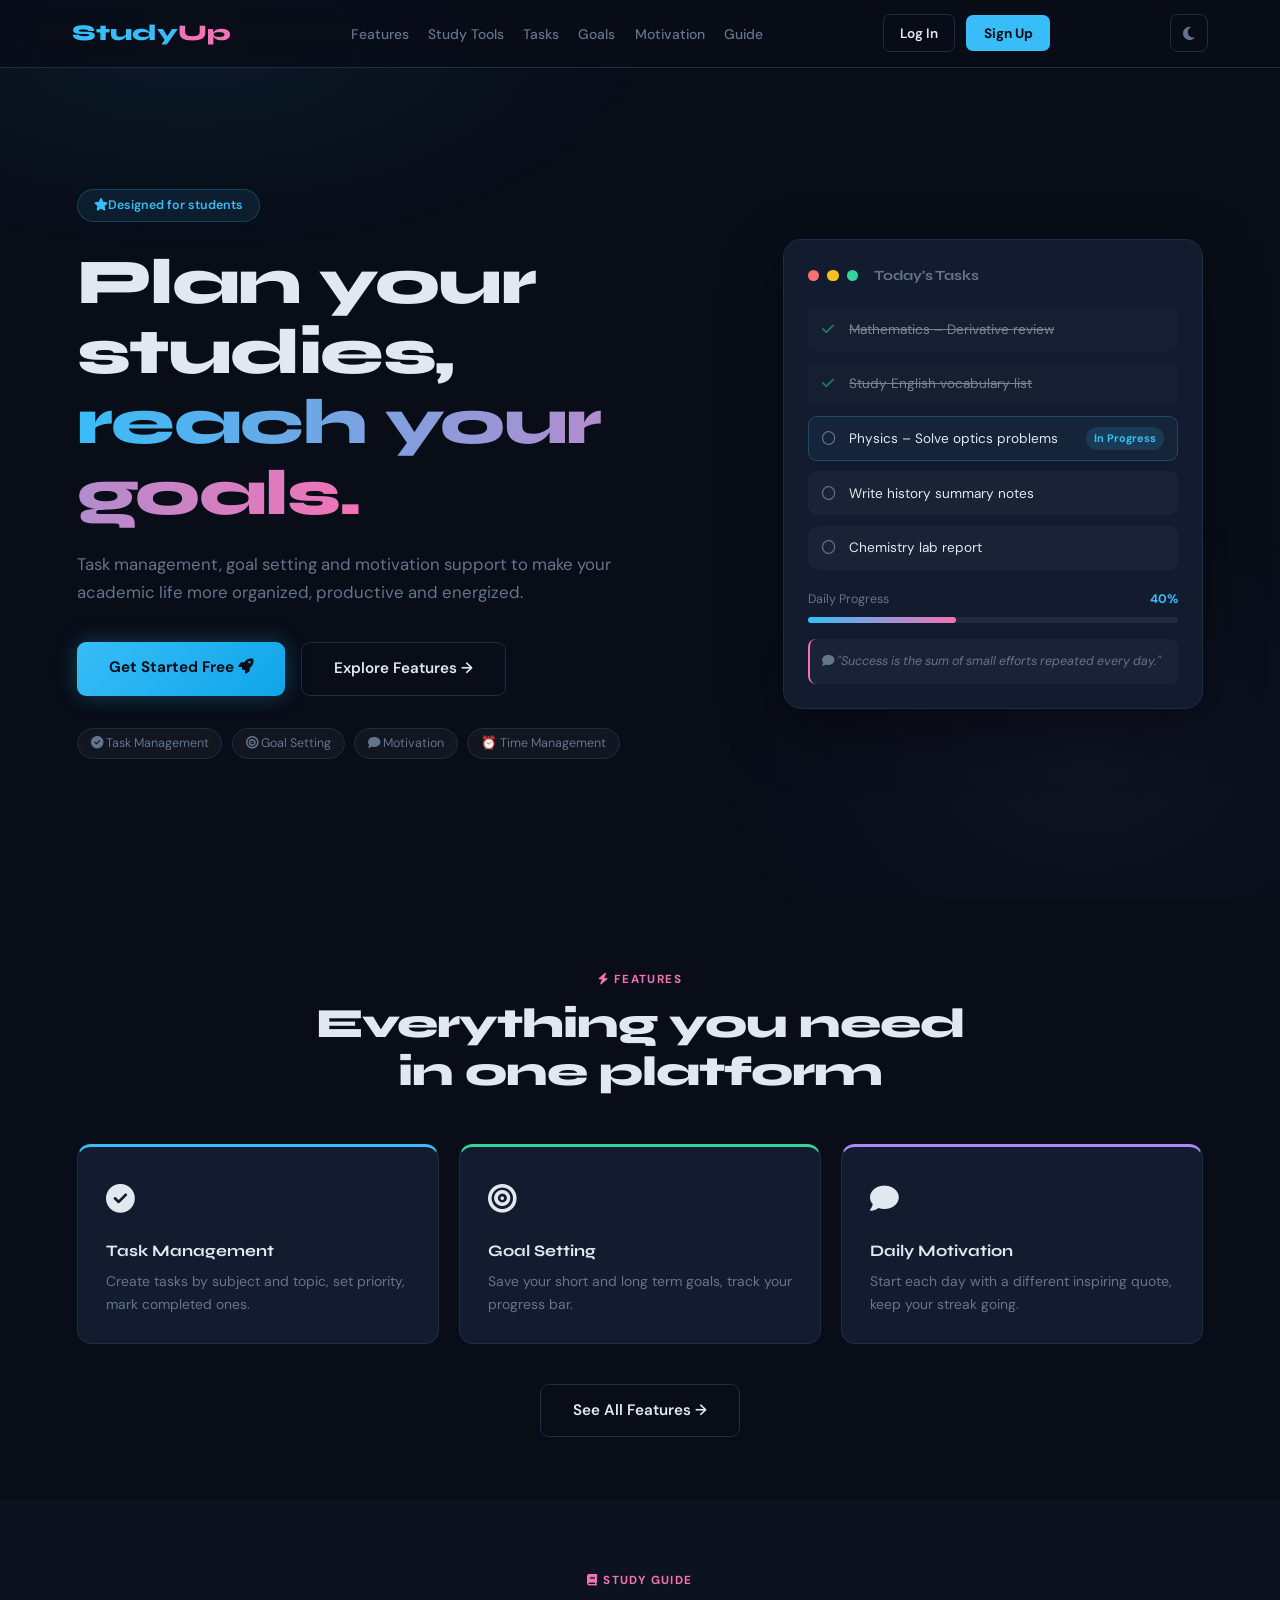
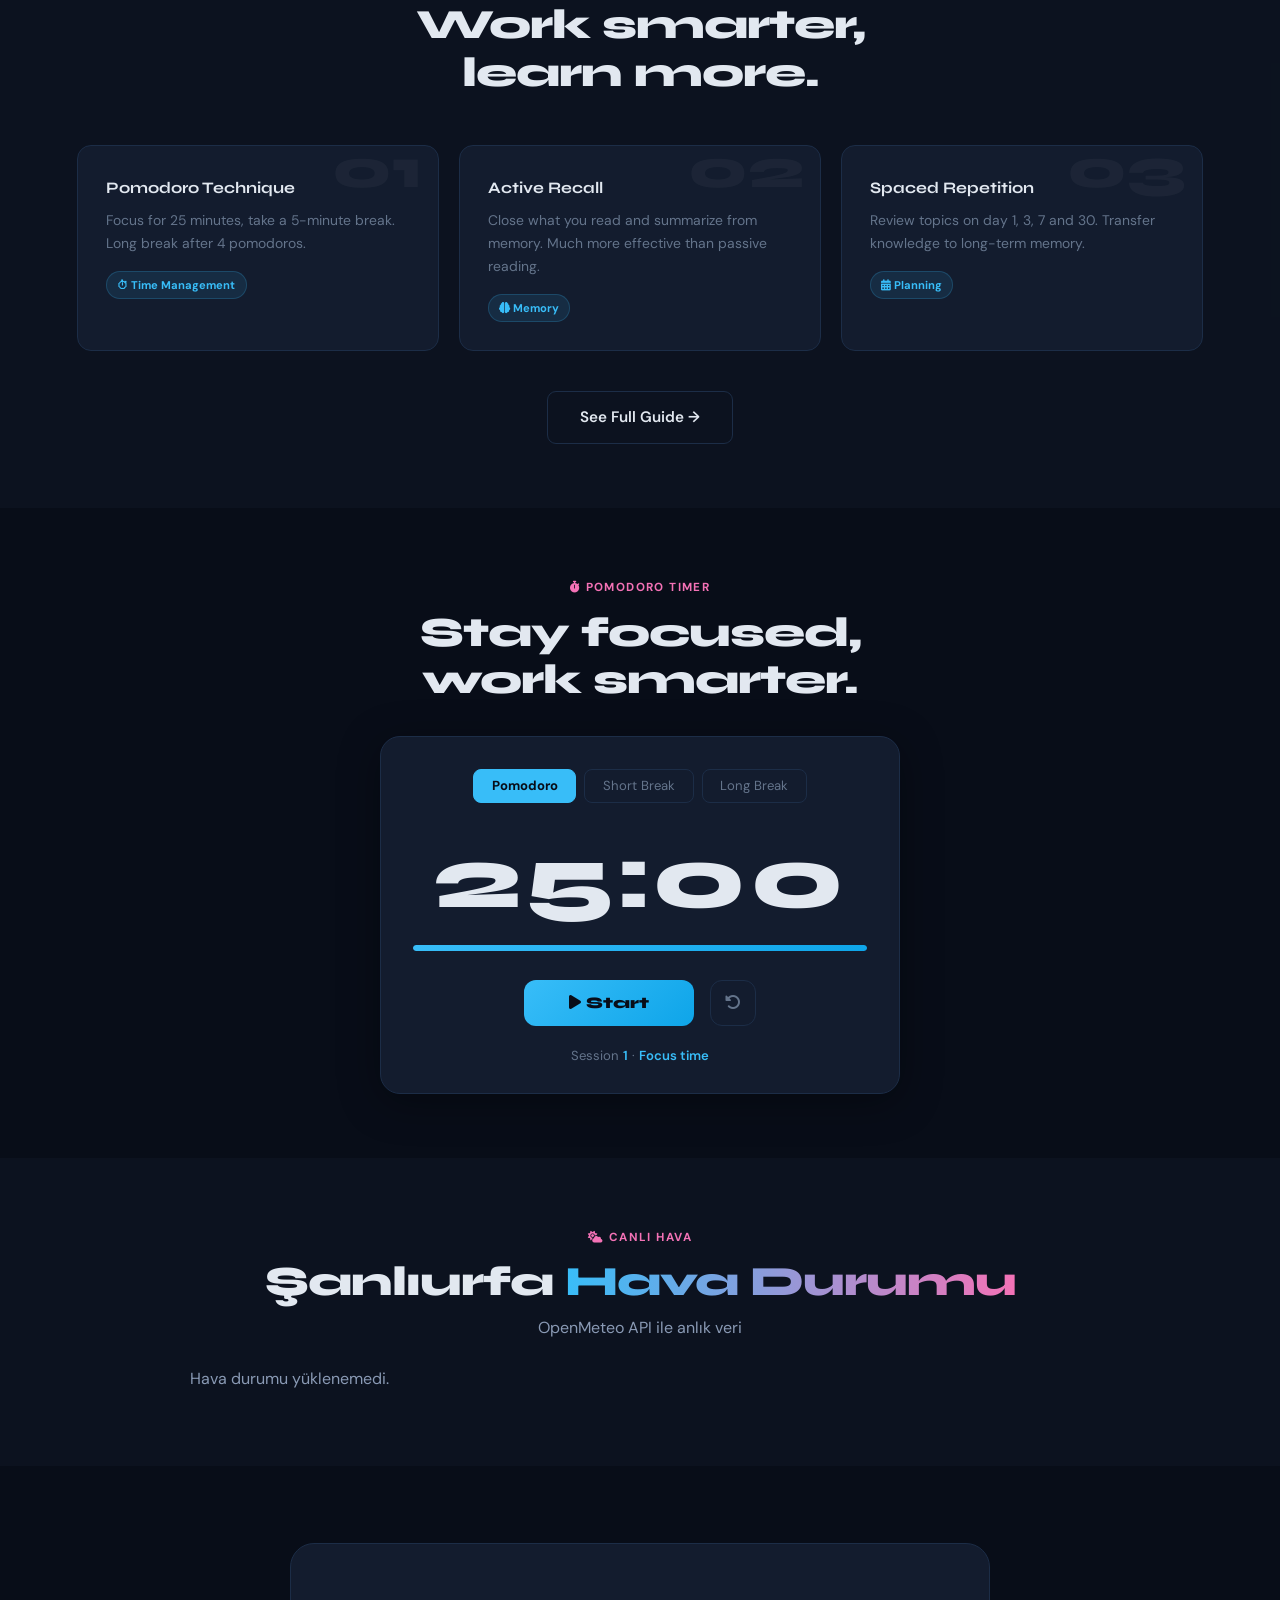
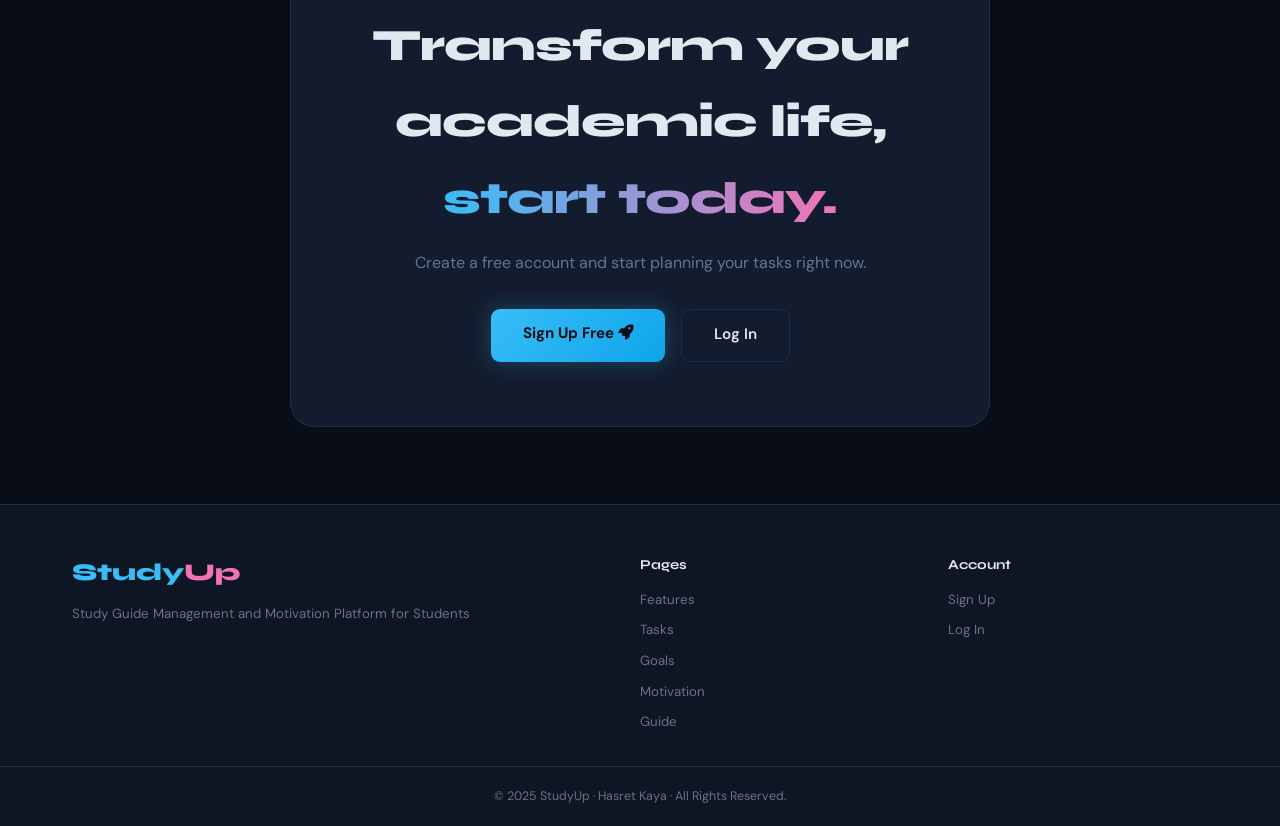
<file: index.html>
<!DOCTYPE html>
<html lang="en">
<head>
  <meta charset="UTF-8" />
    <meta name="description" content="StudyUp – Student productivity platform for task management, goal setting and motivation."/>
    <meta name="robots" content="index, follow"/>
  <meta name="viewport" content="width=device-width, initial-scale=1.0"/>
  <title>StudyUp – Study Guide & Motivation</title>
  <link href="https://fonts.googleapis.com/css2?family=Syne:wght@400;700;800&family=DM+Sans:wght@300;400;500&display=swap" rel="stylesheet"/>
  <link rel="stylesheet" href="assets/css/style.css" />
  <link rel="stylesheet" href="https://cdnjs.cloudflare.com/ajax/libs/font-awesome/6.5.0/css/all.min.css"/>
  <link rel="icon" type="image/png" href="assets/img/favicon.png"/>
  <link rel="canonical" href="https://hasretkaya23.github.io/webportfolio/index.html"/>
  <meta property="og:type" content="website"/>
  <meta property="og:url" content="https://hasretkaya23.github.io/webportfolio/index.html"/>
  <meta property="og:title" content="StudyUp – Study Guide & Motivation"/>
  <meta property="og:description" content="StudyUp – Student productivity platform for task management, goal setting and motivation."/>
  <meta property="og:image" content="https://hasretkaya23.github.io/webportfolio/assets/img/og-cover.jpg"/>
  <meta name="twitter:card" content="summary_large_image"/>
  <meta name="twitter:title" content="StudyUp – Study Guide & Motivation"/>
  <meta name="twitter:description" content="StudyUp – Student productivity platform for task management, goal setting and motivation."/>
  <meta name="twitter:image" content="https://hasretkaya23.github.io/webportfolio/assets/img/og-cover.jpg"/>
  <link rel="stylesheet" href="assets/css/responsive.css"/>
</head>
<body>

  <!-- NAVBAR -->
  <nav id="navbar">
    <div class="nav-inner">
      <a href="index.html" class="logo">Study<span>Up</span></a>
      <ul class="nav-links">
        <li><a href="pages/features.html">Features</a></li>
        <li><a href="pages/study-tools.html">Study Tools</a></li>
        <li><a href="pages/tasks.html">Tasks</a></li>
        <li><a href="pages/goals.html">Goals</a></li>
        <li><a href="pages/motivation.html">Motivation</a></li>
        <li><a href="pages/guide.html">Guide</a></li>
      </ul>
      <div class="nav-auth" id="nav-auth">
        <a href="pages/login.html" class="btn-ghost" id="nav-login-btn">Log In</a>
        <a href="pages/register.html" class="btn-solid" id="nav-signup-btn">Sign Up</a>
        <div class="user-menu" id="user-menu" style="display:none;align-items:center;gap:.75rem;">
          <span class="user-name" id="user-name-el" style="font-size:.85rem;color:var(--blue);font-weight:600;"></span>
          <button onclick="authLogout()" class="btn-ghost">Log Out</button>
        </div>
      </div>
      <button id="theme-toggle-btn" aria-label="Toggle theme" title="Toggle Dark/Light Mode"><i class="fa-solid fa-moon"></i></button>
      <button class="hamburger" id="hamburger-btn" aria-label="Menu">
        <span></span><span></span><span></span>
      </button>
    </div>
  </nav>

  <!-- MOBILE MENU -->
  <div class="mobile-menu" id="mobile-menu">
    <a href="pages/features.html">Features</a>
    <a href="pages/study-tools.html">Study Tools</a>
    <a href="pages/tasks.html">Tasks</a>
    <a href="pages/goals.html">Goals</a>
    <a href="pages/motivation.html">Motivation</a>
    <a href="pages/guide.html">Guide</a>
    <div class="mobile-auth">
      <a href="pages/login.html" class="btn-ghost" id="mob-login-btn">Log In</a>
      <a href="pages/register.html" class="btn-solid" id="mob-signup-btn">Sign Up</a>
    </div>
  </div>

  <!-- HERO -->
  <section id="hero">
    <div class="hero-content">
      <div class="hero-badge"><i class="fa-solid fa-star"></i> Designed for students</div>
      <h1>Plan your studies,<br/><span class="gradient-text">reach your goals.</span></h1>
      <p class="hero-desc">Task management, goal setting and motivation support to make your academic life more organized, productive and energized.</p>
      <div class="hero-actions">
        <a href="pages/register.html" class="btn-primary">Get Started Free <i class="fa-solid fa-rocket"></i></a>
        <a href="pages/features.html" class="btn-outline">Explore Features →</a>
      </div>
      <div class="hero-chips">
        <span class="chip"><i class="fa-solid fa-circle-check"></i> Task Management</span>
        <span class="chip"><i class="fa-solid fa-bullseye"></i> Goal Setting</span>
        <span class="chip"><i class="fa-solid fa-comment"></i> Motivation</span>
        <span class="chip">⏰ Time Management</span>
      </div>
    </div>

    <div class="hero-demo">
      <div class="demo-card">
        <div class="demo-header">
          <span class="demo-dot red"></span>
          <span class="demo-dot yellow"></span>
          <span class="demo-dot green"></span>
          <span class="demo-title">Today's Tasks</span>
        </div>
        <div class="demo-tasks">
          <div class="demo-task done">
            <span class="dtask-check"><i class="fa-solid fa-check"></i></span>
            <span class="dtask-text">Mathematics – Derivative review</span>
          </div>
          <div class="demo-task done">
            <span class="dtask-check"><i class="fa-solid fa-check"></i></span>
            <span class="dtask-text">Study English vocabulary list</span>
          </div>
          <div class="demo-task active">
            <span class="dtask-check pending"><i class="fa-regular fa-circle"></i></span>
            <span class="dtask-text">Physics – Solve optics problems</span>
            <span class="dtask-badge">In Progress</span>
          </div>
          <div class="demo-task">
            <span class="dtask-check pending"><i class="fa-regular fa-circle"></i></span>
            <span class="dtask-text">Write history summary notes</span>
          </div>
          <div class="demo-task">
            <span class="dtask-check pending"><i class="fa-regular fa-circle"></i></span>
            <span class="dtask-text">Chemistry lab report</span>
          </div>
        </div>
        <div class="demo-progress">
          <div class="dp-label">
            <span>Daily Progress</span>
            <span class="dp-pct">40%</span>
          </div>
          <div class="dp-bar"><div class="dp-fill" style="width:40%"></div></div>
        </div>
        <div class="demo-quote">
          <i class="fa-solid fa-comment"></i> "Success is the sum of small efforts repeated every day."
        </div>
      </div>
    </div>
  </section>

  <!-- FEATURES PREVIEW -->
  <section style="padding:clamp(2.5rem,5vw,5rem) clamp(1.2rem,6%,6%);position:relative;z-index:1;">
    <div style="max-width:1200px;margin:0 auto;">
      <div class="section-head reveal">
        <span class="section-label"><i class="fa-solid fa-bolt"></i> Features</span>
        <h2 class="section-title">Everything you need<br/>in one platform</h2>
      </div>
      <div class="features-grid stagger-children reveal" style="grid-template-columns:repeat(auto-fit,minmax(280px,1fr));">
        <div class="feat-card feat-blue">
          <div class="feat-icon"><i class="fa-solid fa-circle-check"></i></div>
          <h3>Task Management</h3>
          <p>Create tasks by subject and topic, set priority, mark completed ones.</p>
        </div>
        <div class="feat-card feat-green">
          <div class="feat-icon"><i class="fa-solid fa-bullseye"></i></div>
          <h3>Goal Setting</h3>
          <p>Save your short and long term goals, track your progress bar.</p>
        </div>
        <div class="feat-card feat-purple">
          <div class="feat-icon"><i class="fa-solid fa-comment"></i></div>
          <h3>Daily Motivation</h3>
          <p>Start each day with a different inspiring quote, keep your streak going.</p>
        </div>
      </div>
      <div style="text-align:center;margin-top:2.5rem;">
        <a href="pages/features.html" class="btn-outline">See All Features →</a>
      </div>
    </div>
  </section>

  <!-- STUDY TIPS PREVIEW -->
  <section style="padding:clamp(2.5rem,5vw,5rem) clamp(1.2rem,6%,6%);background:rgba(15,22,35,.7);position:relative;z-index:1;">
    <div style="max-width:1200px;margin:0 auto;">
      <div class="section-head reveal">
        <span class="section-label"><i class="fa-solid fa-book"></i> Study Guide</span>
        <h2 class="section-title">Work smarter,<br/>learn more.</h2>
      </div>
      <div class="rehber-grid stagger-children reveal" style="grid-template-columns:repeat(auto-fit,minmax(280px,1fr));">
        <div class="rehber-card">
          <div class="rehber-num">01</div>
          <h3>Pomodoro Technique</h3>
          <p>Focus for 25 minutes, take a 5-minute break. Long break after 4 pomodoros.</p>
          <div class="rehber-tag">⏱ Time Management</div>
        </div>
        <div class="rehber-card">
          <div class="rehber-num">02</div>
          <h3>Active Recall</h3>
          <p>Close what you read and summarize from memory. Much more effective than passive reading.</p>
          <div class="rehber-tag"><i class="fa-solid fa-brain"></i> Memory</div>
        </div>
        <div class="rehber-card">
          <div class="rehber-num">03</div>
          <h3>Spaced Repetition</h3>
          <p>Review topics on day 1, 3, 7 and 30. Transfer knowledge to long-term memory.</p>
          <div class="rehber-tag"><i class="fa-solid fa-calendar-days"></i> Planning</div>
        </div>
      </div>
      <div style="text-align:center;margin-top:2.5rem;">
        <a href="pages/guide.html" class="btn-outline">See Full Guide →</a>
      </div>
    </div>
  </section>

  <!-- POMODORO TIMER -->
  <section id="pomodoro-section" style="padding:clamp(2.5rem,5vw,5rem) clamp(1.2rem,6%,6%);position:relative;z-index:1;">
    <div style="max-width:520px;margin:0 auto;">
      <div class="section-head reveal" style="text-align:center;">
        <span class="section-label"><i class="fa-solid fa-stopwatch"></i> Pomodoro Timer</span>
        <h2 class="section-title">Stay focused,<br/>work smarter.</h2>
      </div>
      <div class="pomo-card reveal">
        <div class="pomo-mode-btns">
          <button class="pomo-mode-btn active" data-mode="pomodoro" data-time="1500">Pomodoro</button>
          <button class="pomo-mode-btn" data-mode="short" data-time="300">Short Break</button>
          <button class="pomo-mode-btn" data-mode="long" data-time="900">Long Break</button>
        </div>
        <div class="pomo-display">
          <span id="pomo-time">25:00</span>
        </div>
        <div class="pomo-progress-bar"><div id="pomo-fill"></div></div>
        <div class="pomo-controls">
          <button id="pomo-start-btn" class="pomo-btn-main"><i class="fa-solid fa-play"></i> Start</button>
          <button id="pomo-reset-btn" class="pomo-btn-reset"><i class="fa-solid fa-rotate-left"></i></button>
        </div>
        <p class="pomo-session-info">Session <span id="pomo-session-num">1</span> · <span id="pomo-session-label">Focus time</span></p>
      </div>
    </div>
  </section>


  <!-- HAVA DURUMU (OpenMeteo API - Şanlıurfa) -->
  <section style="padding:clamp(2.5rem,5vw,5rem) clamp(1.2rem,6%,6%);background:rgba(15,22,35,.7);position:relative;z-index:1;">
    <div style="max-width:900px;margin:0 auto;">
      <div class="section-head reveal">
        <span class="section-label"><i class="fa-solid fa-cloud-sun"></i> Canlı Hava</span>
        <h2 class="section-title">Şanlıurfa <span class="gradient-text">Hava Durumu</span></h2>
        <p style="color:var(--text-muted,#8a9ab5);margin-top:.5rem;">OpenMeteo API ile anlık veri</p>
      </div>
      <div id="havaDurumuGrid" style="display:grid;grid-template-columns:repeat(auto-fit,minmax(160px,1fr));gap:16px;margin-top:1.5rem;">
        <div style="background:rgba(255,255,255,.04);border:1px solid rgba(255,255,255,.08);border-radius:16px;padding:24px;text-align:center;color:#8a9ab5;">Yükleniyor...</div>
      </div>
      <p id="havaSehir" style="font-size:.75rem;color:#8a9ab5;font-family:monospace;text-align:right;margin-top:10px;"></p>
    </div>
  </section>

  <!-- CTA -->
  <section id="cta">
    <div class="cta-inner reveal">
      <h2>Transform your academic life,<br/><span class="gradient-text">start today.</span></h2>
      <p>Create a free account and start planning your tasks right now.</p>
      <div class="cta-btns">
        <a href="pages/register.html" class="btn-primary">Sign Up Free <i class="fa-solid fa-rocket"></i></a>
        <a href="pages/login.html" class="btn-outline">Log In</a>
      </div>
    </div>
  </section>

  <!-- FOOTER -->
  <footer>
    <div class="footer-inner">
      <div class="footer-brand">
        <div class="logo">Study<span>Up</span></div>
        <p>Study Guide Management and Motivation Platform for Students</p>
      </div>
      <div class="footer-links-group">
        <h5>Pages</h5>
        <a href="pages/features.html">Features</a>
        <a href="pages/tasks.html">Tasks</a>
        <a href="pages/goals.html">Goals</a>
        <a href="pages/motivation.html">Motivation</a>
        <a href="pages/guide.html">Guide</a>
      </div>
      <div class="footer-links-group">
        <h5>Account</h5>
        <a href="pages/register.html">Sign Up</a>
        <a href="pages/login.html">Log In</a>
      </div>
    </div>
    <div class="footer-bottom">
      <p>© 2025 StudyUp · Hasret Kaya · All Rights Reserved.</p>
    </div>
  </footer>

  <button id="scroll-top" aria-label="Scroll to top">↑</button>

  <script src="assets/js/main.js"></script>
  <script>
  (async function yukleHava() {
    const grid = document.getElementById('havaDurumuGrid');
    const sehir = document.getElementById('havaSehir');
    // Şanlıurfa koordinatları
    const lat = 37.1674, lon = 38.7955;
    try {
      const res = await fetch('https://api.open-meteo.com/v1/forecast?latitude=' + lat + '&longitude=' + lon + '&current=temperature_2m,relative_humidity_2m,wind_speed_10m,weather_code&wind_speed_unit=kmh&timezone=Europe%2FIstanbul');
      const data = await res.json();
      const c = data.current;
      const wc = c.weather_code;
      const icon = wc === 0 ? '☀️' : wc <= 2 ? '🌤️' : wc <= 3 ? '☁️' : wc <= 48 ? '🌫️' : wc <= 67 ? '🌧️' : wc <= 77 ? '❄️' : wc <= 82 ? '🌦️' : '⛈️';
      const kartlar = [
        { icon: icon,  label: 'Hava Durumu', deger: icon },
        { icon: '🌡️', label: 'Sıcaklık',    deger: c.temperature_2m + ' °C' },
        { icon: '💧', label: 'Nem',          deger: c.relative_humidity_2m + ' %' },
        { icon: '💨', label: 'Rüzgar',       deger: c.wind_speed_10m + ' km/h' },
      ];
      grid.innerHTML = kartlar.map(k =>
        '<div style="background:rgba(255,255,255,.04);border:1px solid rgba(255,255,255,.08);border-radius:16px;padding:24px;text-align:center;">' +
        '<div style="font-size:2rem;margin-bottom:8px;">' + k.icon + '</div>' +
        '<div style="font-size:.75rem;color:#8a9ab5;margin-bottom:6px;">' + k.label + '</div>' +
        '<div style="font-size:1.25rem;font-weight:700;color:#fff;">' + k.deger + '</div>' +
        '</div>'
      ).join('');
      sehir.textContent = 'Şanlıurfa · ' + new Date().toLocaleString('tr-TR', {timeZone:'Europe/Istanbul'});
    } catch(e) {
      grid.innerHTML = '<p style="color:#8a9ab5;">Hava durumu yüklenemedi.</p>';
    }
  })();
  </script>

  <script>
    (function(){
      var user = null;
      try { user = JSON.parse(sessionStorage.getItem('studyup_user')); } catch(e){}
      var loginBtn  = document.getElementById('nav-login-btn');
      var signupBtn = document.getElementById('nav-signup-btn');
      var userMenu  = document.getElementById('user-menu');
      var userNameEl= document.getElementById('user-name-el');
      var mobLogin  = document.getElementById('mob-login-btn');
      var mobSignup = document.getElementById('mob-signup-btn');
      var ctaSection = document.getElementById('cta');

      if (user) {
        if (loginBtn)  loginBtn.style.display  = 'none';
        if (signupBtn) signupBtn.style.display  = 'none';
        if (userMenu)  { userMenu.style.display = 'flex'; }
        if (userNameEl) userNameEl.textContent  = user.name || user.email;
        if (mobLogin)  mobLogin.style.display   = 'none';
        if (mobSignup) mobSignup.style.display  = 'none';

        if (ctaSection) {
          var ctaBtns = ctaSection.querySelector('.cta-btns');
          if (ctaBtns) {
            ctaBtns.innerHTML =
              '<a href="pages/tasks.html" class="btn-primary">Go to My Tasks <i class="fa-solid fa-clipboard-list"></i></a>' +
              '<button onclick="authLogout()" class="btn-outline">Log Out</button>';
          }
        }
      }
    })();

    function authLogout() {
      sessionStorage.removeItem('studyup_user');
      window.location.reload();
    }
  </script>
</body>
</html>
</file>
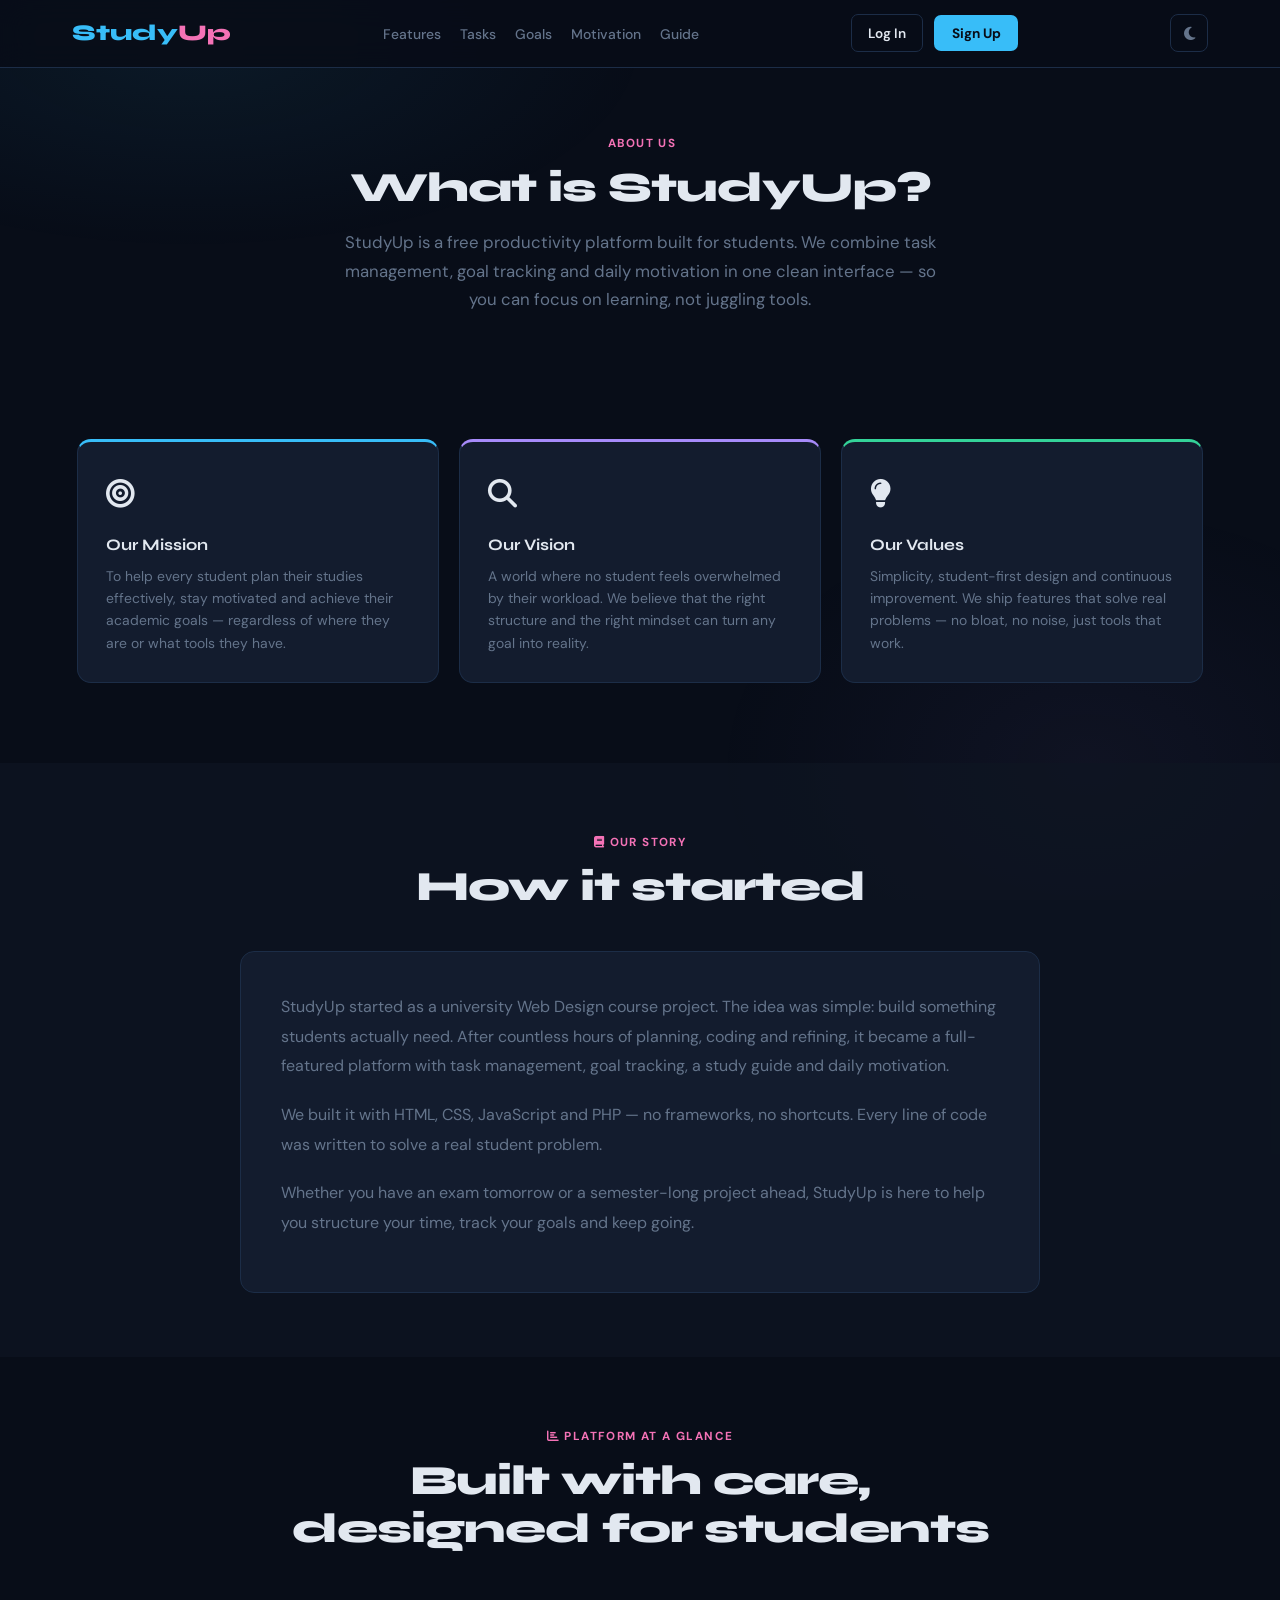
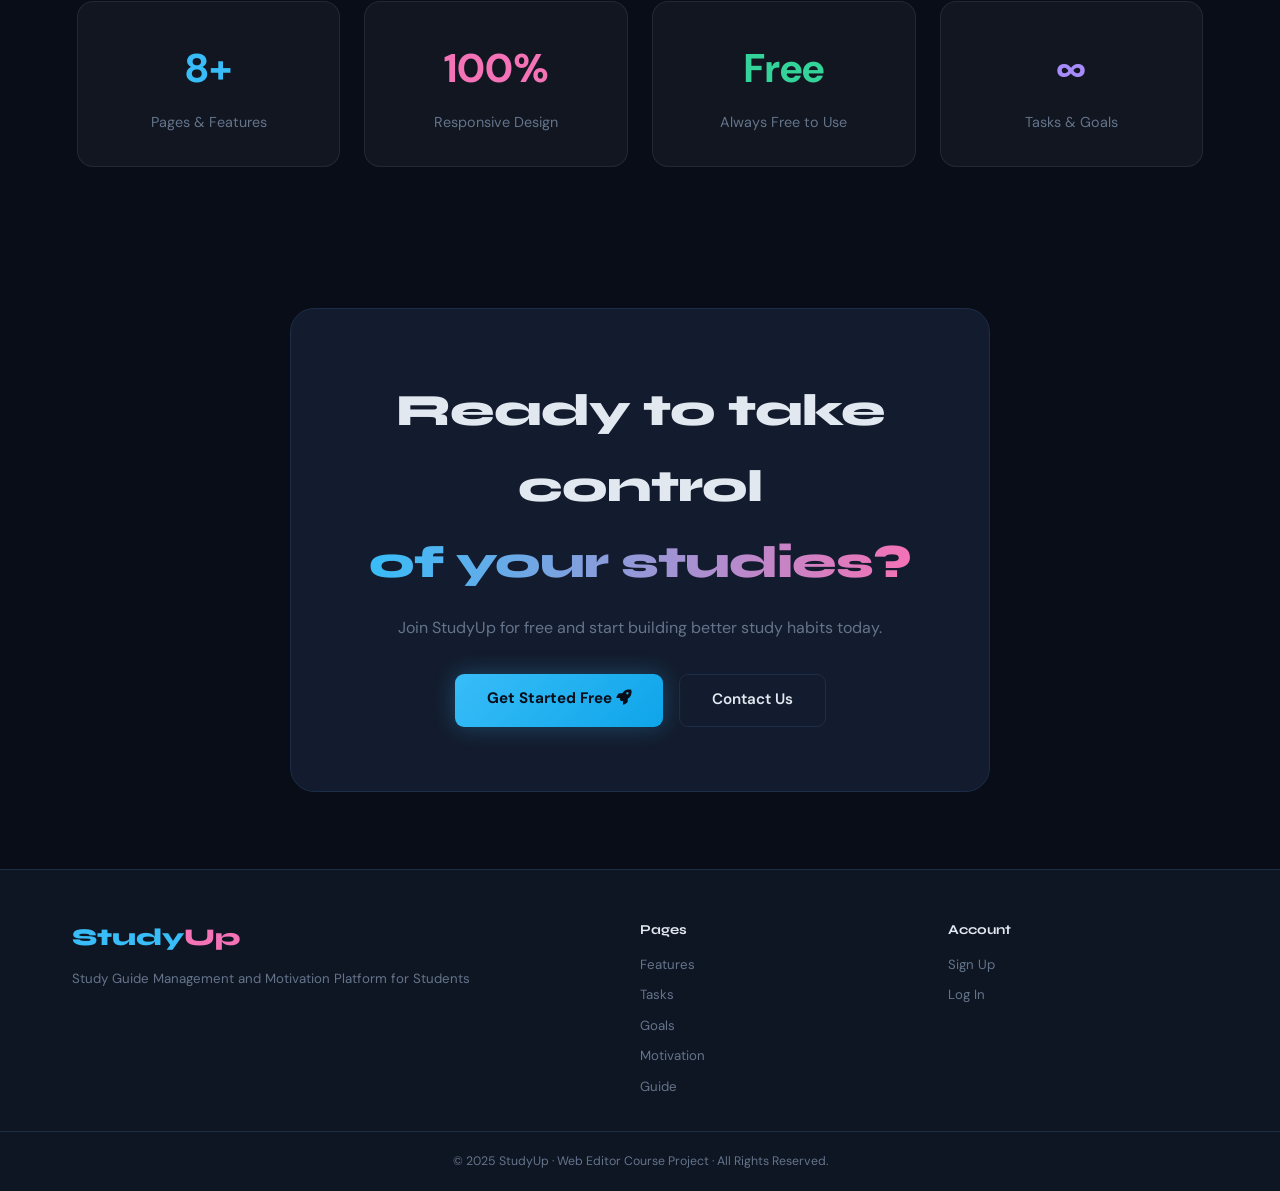
<file: pages/about.html>
<!DOCTYPE html>
<html lang="en">
<head>
  <meta charset="UTF-8"/>
    <meta name="robots" content="index, follow"/>
  <meta name="viewport" content="width=device-width, initial-scale=1.0"/>
  <meta name="description" content="Learn about StudyUp – a student productivity platform for task management, goal setting and motivation."/>
  <meta name="keywords" content="StudyUp, about, student, productivity, study, platform"/>
  <title>About – StudyUp</title>
  <link href="https://fonts.googleapis.com/css2?family=Syne:wght@400;700;800&family=DM+Sans:wght@300;400;500&display=swap" rel="stylesheet"/>
  <link rel="stylesheet" href="../assets/css/style.css"/>
  <link rel="stylesheet" href="https://cdnjs.cloudflare.com/ajax/libs/font-awesome/6.5.0/css/all.min.css"/>
  <link rel="icon" type="image/png" href="../assets/img/favicon.png"/>
  <link rel="canonical" href="https://hasretkaya23.github.io/webportfolio/pages/about.html"/>
  <meta property="og:type" content="website"/>
  <meta property="og:url" content="https://hasretkaya23.github.io/webportfolio/pages/about.html"/>
  <meta property="og:title" content="About – StudyUp"/>
  <meta property="og:description" content="Learn about StudyUp – a student productivity platform for task management, goal setting and motivation."/>
  <meta property="og:image" content="https://hasretkaya23.github.io/webportfolio/assets/img/og-cover.jpg"/>
  <meta name="twitter:card" content="summary_large_image"/>
  <meta name="twitter:title" content="About – StudyUp"/>
  <meta name="twitter:description" content="Learn about StudyUp – a student productivity platform for task management, goal setting and motivation."/>
  <meta name="twitter:image" content="https://hasretkaya23.github.io/webportfolio/assets/img/og-cover.jpg"/>
  <link rel="stylesheet" href="../assets/css/responsive.css"/>
</head>
<body>

  <nav id="navbar">
    <div class="nav-inner">
      <a href="../index.html" class="logo">Study<span>Up</span></a>
      <ul class="nav-links">
        <li><a href="features.html">Features</a></li>
        <li><a href="tasks.html">Tasks</a></li>
        <li><a href="goals.html">Goals</a></li>
        <li><a href="motivation.html">Motivation</a></li>
        <li><a href="guide.html">Guide</a></li>
      </ul>
      <div class="nav-auth" id="nav-auth">
        <a href="login.html" class="btn-ghost" id="nav-login-btn">Log In</a>
        <a href="register.html" class="btn-solid" id="nav-signup-btn">Sign Up</a>
        <div class="user-menu" id="user-menu" style="display:none;align-items:center;gap:.75rem;">
          <span id="user-name-el" style="font-size:.85rem;color:var(--blue);font-weight:600;"></span>
          <button onclick="authLogout()" class="btn-ghost">Log Out</button>
        </div>
      </div>
      <button id="theme-toggle-btn" aria-label="Toggle theme" title="Toggle Dark/Light Mode"><i class="fa-solid fa-moon"></i></button>
      <button class="hamburger" id="hamburger-btn" aria-label="Menu">
        <span></span><span></span><span></span>
      </button>
    </div>
  </nav>

  <div class="mobile-menu" id="mobile-menu">
    <a href="features.html">Features</a>
    <a href="tasks.html">Tasks</a>
    <a href="goals.html">Goals</a>
    <a href="motivation.html">Motivation</a>
    <a href="guide.html">Guide</a>
    <div class="mobile-auth">
      <a href="login.html" class="btn-ghost">Log In</a>
      <a href="register.html" class="btn-solid">Sign Up</a>
    </div>
  </div>

  <!-- HERO -->
  <section style="padding:clamp(6rem,10vw,9rem) clamp(1.2rem,6%,6%) clamp(3rem,6vw,5rem); max-width:1200px; margin:0 auto; text-align:center;">
    <div class="section-head reveal">
      <span class="section-label"><i class="fa-solid fa-hand-wave"></i> About Us</span>
      <h2 class="section-title">What is StudyUp?</h2>
      <p style="max-width:600px; margin:1rem auto 0; color:var(--muted); font-size:1.05rem; line-height:1.7;">
        StudyUp is a free productivity platform built for students. We combine task management, goal tracking and daily motivation in one clean interface — so you can focus on learning, not juggling tools.
      </p>
    </div>
  </section>

  <!-- MISSION & VISION -->
  <section style="padding:3rem 6% 5rem;">
    <div style="max-width:1200px; margin:0 auto;">
      <div class="features-grid stagger-children reveal" style="grid-template-columns:repeat(auto-fit,minmax(280px,1fr)); margin-top:0;">
        <div class="feat-card feat-blue">
          <div class="feat-icon"><i class="fa-solid fa-bullseye"></i></div>
          <h3>Our Mission</h3>
          <p>To help every student plan their studies effectively, stay motivated and achieve their academic goals — regardless of where they are or what tools they have.</p>
        </div>
        <div class="feat-card feat-purple">
          <div class="feat-icon"><i class="fa-solid fa-magnifying-glass"></i></div>
          <h3>Our Vision</h3>
          <p>A world where no student feels overwhelmed by their workload. We believe that the right structure and the right mindset can turn any goal into reality.</p>
        </div>
        <div class="feat-card feat-green">
          <div class="feat-icon"><i class="fa-solid fa-lightbulb"></i></div>
          <h3>Our Values</h3>
          <p>Simplicity, student-first design and continuous improvement. We ship features that solve real problems — no bloat, no noise, just tools that work.</p>
        </div>
      </div>
    </div>
  </section>

  <!-- STORY -->
  <section style="padding:4rem 6%; background:rgba(15,22,35,.7);">
    <div style="max-width:800px; margin:0 auto;">
      <div class="section-head reveal" style="text-align:center; margin-bottom:2.5rem;">
        <span class="section-label"><i class="fa-solid fa-book"></i> Our Story</span>
        <h2 class="section-title">How it started</h2>
      </div>
      <div class="rehber-card reveal" style="padding:2.5rem;">
        <p style="color:var(--muted); line-height:1.85; font-size:1rem; margin-bottom:1.2rem;">
          StudyUp started as a university Web Design course project. The idea was simple: build something students actually need. After countless hours of planning, coding and refining, it became a full-featured platform with task management, goal tracking, a study guide and daily motivation.
        </p>
        <p style="color:var(--muted); line-height:1.85; font-size:1rem; margin-bottom:1.2rem;">
          We built it with HTML, CSS, JavaScript and PHP — no frameworks, no shortcuts. Every line of code was written to solve a real student problem.
        </p>
        <p style="color:var(--muted); line-height:1.85; font-size:1rem;">
          Whether you have an exam tomorrow or a semester-long project ahead, StudyUp is here to help you structure your time, track your goals and keep going.
        </p>
      </div>
    </div>
  </section>

  <!-- STATS -->
  <section style="padding:clamp(2.5rem,5vw,5rem) clamp(1.2rem,6%,6%);">
    <div style="max-width:1200px; margin:0 auto;">
      <div class="section-head reveal" style="text-align:center; margin-bottom:3rem;">
        <span class="section-label"><i class="fa-solid fa-chart-bar"></i> Platform at a Glance</span>
        <h2 class="section-title">Built with care,<br/>designed for students</h2>
      </div>
      <div class="features-grid reveal" style="grid-template-columns:repeat(auto-fit,minmax(200px,1fr)); gap:1.5rem;">
        <div style="background:rgba(255,255,255,.04); border:1px solid rgba(255,255,255,.08); border-radius:1rem; padding:2rem; text-align:center;">
          <div style="font-size:2.5rem; font-weight:800; color:var(--blue);">8+</div>
          <div style="color:var(--muted); margin-top:.5rem; font-size:.9rem;">Pages &amp; Features</div>
        </div>
        <div style="background:rgba(255,255,255,.04); border:1px solid rgba(255,255,255,.08); border-radius:1rem; padding:2rem; text-align:center;">
          <div style="font-size:2.5rem; font-weight:800; color:var(--pink);">100%</div>
          <div style="color:var(--muted); margin-top:.5rem; font-size:.9rem;">Responsive Design</div>
        </div>
        <div style="background:rgba(255,255,255,.04); border:1px solid rgba(255,255,255,.08); border-radius:1rem; padding:2rem; text-align:center;">
          <div style="font-size:2.5rem; font-weight:800; color:var(--green, #4ade80);">Free</div>
          <div style="color:var(--muted); margin-top:.5rem; font-size:.9rem;">Always Free to Use</div>
        </div>
        <div style="background:rgba(255,255,255,.04); border:1px solid rgba(255,255,255,.08); border-radius:1rem; padding:2rem; text-align:center;">
          <div style="font-size:2.5rem; font-weight:800; color:var(--purple, #a78bfa);">∞</div>
          <div style="color:var(--muted); margin-top:.5rem; font-size:.9rem;">Tasks &amp; Goals</div>
        </div>
      </div>
    </div>
  </section>

  <!-- CTA -->
  <section id="cta">
    <div class="cta-inner reveal">
      <h2>Ready to take control<br/><span class="gradient-text">of your studies?</span></h2>
      <p>Join StudyUp for free and start building better study habits today.</p>
      <div class="cta-btns">
        <a href="register.html" class="btn-primary">Get Started Free <i class="fa-solid fa-rocket"></i></a>
        <a href="contact.html" class="btn-outline">Contact Us</a>
      </div>
    </div>
  </section>

  <footer>
    <div class="footer-inner">
      <div class="footer-brand">
        <div class="logo">Study<span>Up</span></div>
        <p>Study Guide Management and Motivation Platform for Students</p>
      </div>
      <div class="footer-links-group">
        <h5>Pages</h5>
        <a href="features.html">Features</a>
        <a href="tasks.html">Tasks</a>
        <a href="goals.html">Goals</a>
        <a href="motivation.html">Motivation</a>
        <a href="guide.html">Guide</a>
      </div>
      <div class="footer-links-group">
        <h5>Account</h5>
        <a href="register.html">Sign Up</a>
        <a href="login.html">Log In</a>
      </div>
    </div>
    <div class="footer-bottom">
      <p>© 2025 StudyUp · Web Editor Course Project · All Rights Reserved.</p>
    </div>
  </footer>

  <button id="scroll-top" aria-label="Scroll to top">↑</button>
  <script src="../assets/js/main.js"></script>
  <script>
    (function(){
      var user = null;
      try { user = JSON.parse(sessionStorage.getItem("studyup_user")); } catch(e){}
      var loginBtn  = document.getElementById("nav-login-btn");
      var signupBtn = document.getElementById("nav-signup-btn");
      var userMenu  = document.getElementById("user-menu");
      var userNameEl= document.getElementById("user-name-el");
      if (user) {
        if (loginBtn)  loginBtn.style.display  = "none";
        if (signupBtn) signupBtn.style.display  = "none";
        if (userMenu)  userMenu.style.display   = "flex";
        if (userNameEl) userNameEl.textContent  = user.name || user.email;
      }
    })();
    function authLogout() {
      sessionStorage.removeItem("studyup_user");
      window.location.reload();
    }
  </script>
</body>
</html>
</file>
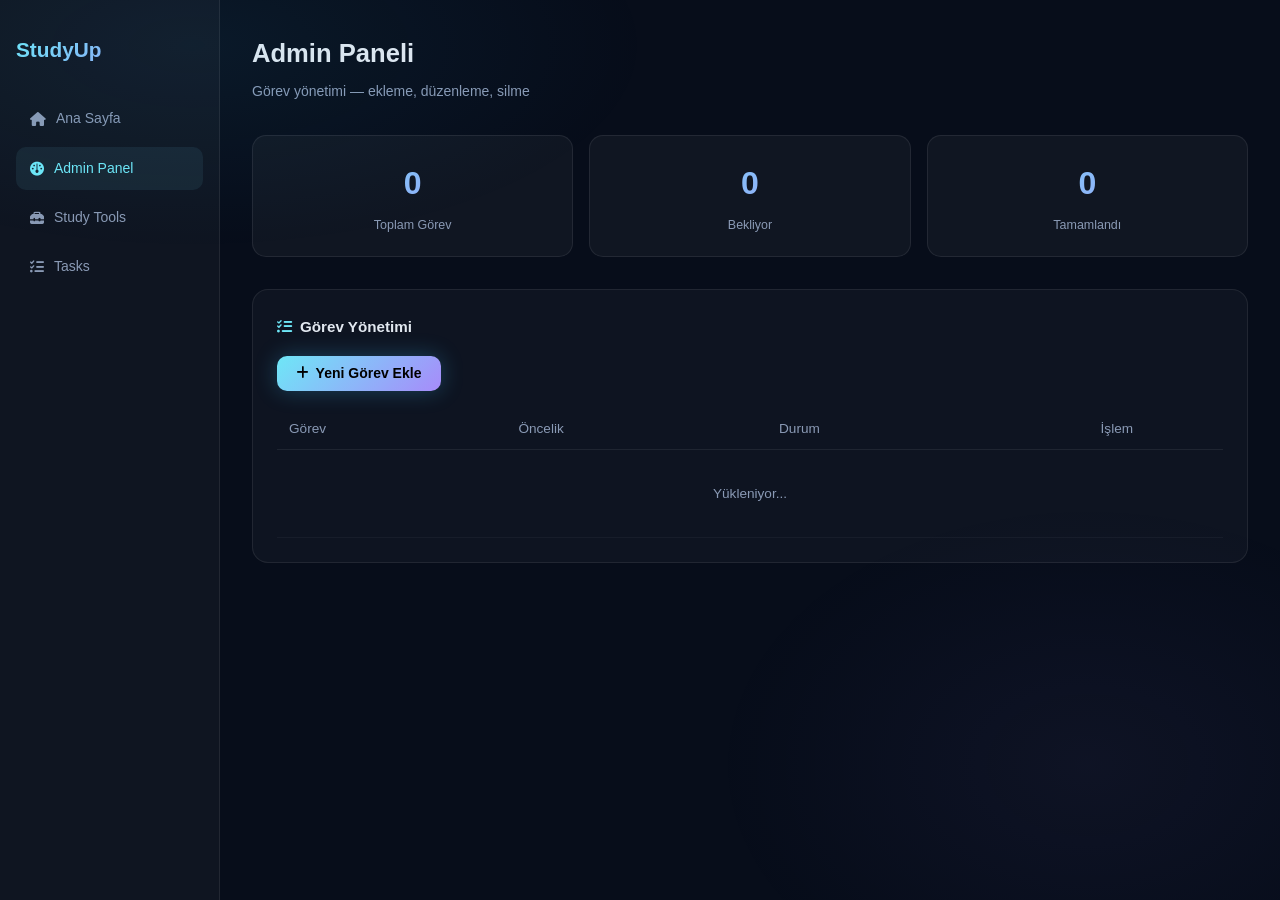
<file: pages/admin.html>
<!DOCTYPE html>
<html lang="tr">
<head>
  <meta charset="UTF-8">
  <meta name="viewport" content="width=device-width, initial-scale=1.0">
  <title>Admin Paneli – StudyUp</title>
  <link rel="icon" type="image/png" href="../assets/img/favicon.png"/>
  <link rel="stylesheet" href="../assets/css/style.css">
  <link rel="stylesheet" href="https://cdnjs.cloudflare.com/ajax/libs/font-awesome/6.5.0/css/all.min.css">
  <style>
    body { background: #070d1a; color: #e2e8f0; font-family: 'DM Sans', sans-serif; margin: 0; }
    .admin-wrap { display: flex; min-height: 100vh; }
    .sidebar { width: 220px; background: rgba(255,255,255,.03); border-right: 1px solid rgba(255,255,255,.08); padding: 2rem 1rem; display: flex; flex-direction: column; gap: .4rem; }
    .sidebar .logo { font-size: 1.3rem; font-weight: 800; background: linear-gradient(135deg,#6ee7f7,#a78bfa); -webkit-background-clip: text; -webkit-text-fill-color: transparent; margin-bottom: 1.5rem; display: block; }
    .sidebar a { display: flex; align-items: center; gap: .6rem; padding: .6rem .9rem; border-radius: 10px; color: #8a9ab5; text-decoration: none; font-size: .875rem; transition: all .2s; }
    .sidebar a:hover, .sidebar a.active { background: rgba(110,231,247,.08); color: #6ee7f7; }
    .main { flex: 1; padding: 2rem; }
    .page-title { font-size: 1.6rem; font-weight: 800; margin-bottom: .25rem; }
    .page-sub { color: #8a9ab5; font-size: .875rem; margin-bottom: 2rem; }
    .stats-row { display: grid; grid-template-columns: repeat(auto-fit, minmax(140px,1fr)); gap: 1rem; margin-bottom: 2rem; }
    .stat { background: rgba(255,255,255,.04); border: 1px solid rgba(255,255,255,.08); border-radius: 14px; padding: 1.25rem; text-align: center; }
    .stat .val { font-size: 2rem; font-weight: 800; background: linear-gradient(135deg,#6ee7f7,#a78bfa); -webkit-background-clip: text; -webkit-text-fill-color: transparent; }
    .stat .lbl { font-size: .78rem; color: #8a9ab5; margin-top: .25rem; }
    .card { background: rgba(255,255,255,.03); border: 1px solid rgba(255,255,255,.08); border-radius: 16px; padding: 1.5rem; margin-bottom: 1.5rem; }
    .card-title { font-size: .95rem; font-weight: 700; margin-bottom: 1rem; display: flex; align-items: center; gap: .5rem; }
    table { width: 100%; border-collapse: collapse; font-size: .85rem; }
    th { text-align: left; padding: .6rem .75rem; color: #8a9ab5; border-bottom: 1px solid rgba(255,255,255,.07); font-weight: 500; }
    td { padding: .65rem .75rem; border-bottom: 1px solid rgba(255,255,255,.04); }
    .badge { padding: .2rem .6rem; border-radius: 20px; font-size: .72rem; font-weight: 600; }
    .badge-bekliyor { background: rgba(251,191,36,.12); color: #fbbf24; }
    .badge-devam { background: rgba(110,231,247,.12); color: #6ee7f7; }
    .badge-tamamlandi { background: rgba(52,211,153,.12); color: #34d399; }
    .badge-dusuk { background: rgba(148,163,184,.1); color: #94a3b8; }
    .badge-orta { background: rgba(251,191,36,.1); color: #fbbf24; }
    .badge-yuksek { background: rgba(248,113,113,.12); color: #f87171; }
    .btn-sm { padding: .3rem .7rem; border-radius: 7px; font-size: .78rem; cursor: pointer; border: none; font-family: inherit; }
    .btn-edit { background: rgba(167,139,250,.15); color: #a78bfa; border: 1px solid rgba(167,139,250,.3); }
    .btn-del { background: rgba(248,113,113,.1); color: #f87171; border: 1px solid rgba(248,113,113,.25); }
    .btn-primary { background: linear-gradient(135deg,#6ee7f7,#a78bfa); color: #000; border: none; padding: .6rem 1.2rem; border-radius: 10px; font-weight: 700; font-size: .875rem; cursor: pointer; font-family: inherit; display: inline-flex; align-items: center; gap: .4rem; margin-bottom: 1rem; }
    input, select, textarea { width: 100%; padding: .6rem .85rem; background: rgba(255,255,255,.05); border: 1px solid rgba(255,255,255,.1); border-radius: 9px; color: #e2e8f0; font-family: inherit; font-size: .85rem; box-sizing: border-box; margin-bottom: .6rem; outline: none; }
    .form-grid { display: grid; grid-template-columns: 1fr 1fr; gap: .75rem; }
    .modal-bg { display: none; position: fixed; inset: 0; background: rgba(0,0,0,.75); z-index: 999; align-items: center; justify-content: center; }
    .modal-box { background: #0d1527; border: 1px solid rgba(255,255,255,.1); border-radius: 18px; padding: 1.75rem; width: 90%; max-width: 480px; }
    .modal-title { font-size: 1rem; font-weight: 700; margin-bottom: 1rem; }
    .modal-actions { display: flex; gap: .6rem; margin-top: .5rem; }
    .new-form { display: none; background: rgba(255,255,255,.03); border: 1px solid rgba(255,255,255,.08); border-radius: 12px; padding: 1.25rem; margin-bottom: 1rem; }
    .err { color: #f87171; font-size: .78rem; margin-top: .25rem; display: none; }
  </style>
</head>
<body>
<div class="admin-wrap">
  <aside class="sidebar">
    <span class="logo">StudyUp</span>
    <a href="../index.html"><i class="fa-solid fa-house"></i> Ana Sayfa</a>
    <a href="#" class="active"><i class="fa-solid fa-gauge"></i> Admin Panel</a>
    <a href="study-tools.html"><i class="fa-solid fa-toolbox"></i> Study Tools</a>
    <a href="tasks.html"><i class="fa-solid fa-list-check"></i> Tasks</a>
  </aside>

  <main class="main">
    <div class="page-title">Admin Paneli</div>
    <div class="page-sub">Görev yönetimi — ekleme, düzenleme, silme</div>

    <div class="stats-row">
      <div class="stat"><div class="val" id="statToplam">0</div><div class="lbl">Toplam Görev</div></div>
      <div class="stat"><div class="val" id="statBekliyor">0</div><div class="lbl">Bekliyor</div></div>
      <div class="stat"><div class="val" id="statTamamlandi">0</div><div class="lbl">Tamamlandı</div></div>
    </div>

    <div class="card">
      <div class="card-title"><i class="fa-solid fa-list-check" style="color:#6ee7f7;"></i> Görev Yönetimi</div>
      <button class="btn-primary" id="btnYeni"><i class="fa-solid fa-plus"></i> Yeni Görev Ekle</button>

      <div class="new-form" id="yeniForm">
        <div class="form-grid">
          <input id="np_title" placeholder="Görev başlığı *">
          <select id="np_priority"><option value="dusuk">Düşük</option><option value="orta" selected>Orta</option><option value="yuksek">Yüksek</option></select>
          <input id="np_desc" placeholder="Açıklama (opsiyonel)" style="grid-column:span 2;">
          <select id="np_status"><option value="bekliyor">Bekliyor</option><option value="devam">Devam Ediyor</option><option value="tamamlandi">Tamamlandı</option></select>
        </div>
        <div style="display:flex;gap:.6rem;margin-top:.25rem;">
          <button class="btn-primary" id="btnKaydet" style="margin-bottom:0;"><i class="fa-solid fa-check"></i> Kaydet</button>
          <button class="btn-sm btn-del" id="btnIptal" style="padding:.6rem 1rem;">İptal</button>
        </div>
        <p class="err" id="np_hata"></p>
      </div>

      <table>
        <thead><tr><th>Görev</th><th>Öncelik</th><th>Durum</th><th style="text-align:center;">İşlem</th></tr></thead>
        <tbody id="taskTbody"><tr><td colspan="4" style="text-align:center;color:#8a9ab5;padding:2rem;">Yükleniyor...</td></tr></tbody>
      </table>
    </div>
  </main>
</div>

<!-- Düzenleme Modalı -->
<div class="modal-bg" id="modalBg">
  <div class="modal-box">
    <div class="modal-title">Görevi Düzenle</div>
    <input type="hidden" id="dp_id">
    <div class="form-grid">
      <input id="dp_title" placeholder="Görev başlığı">
      <select id="dp_priority"><option value="dusuk">Düşük</option><option value="orta">Orta</option><option value="yuksek">Yüksek</option></select>
      <input id="dp_desc" placeholder="Açıklama" style="grid-column:span 2;">
      <select id="dp_status"><option value="bekliyor">Bekliyor</option><option value="devam">Devam Ediyor</option><option value="tamamlandi">Tamamlandı</option></select>
    </div>
    <div class="modal-actions">
      <button class="btn-primary" id="btnGuncelle" style="margin-bottom:0;"><i class="fa-solid fa-check"></i> Güncelle</button>
      <button class="btn-sm btn-del" id="btnModalKapat" style="padding:.6rem 1rem;">İptal</button>
    </div>
  </div>
</div>

<script>
const API = '../php/tasks.php';

function badgeDurum(d) {
  const map = { bekliyor:'badge-bekliyor', devam:'badge-devam', tamamlandi:'badge-tamamlandi' };
  const label = { bekliyor:'Bekliyor', devam:'Devam Ediyor', tamamlandi:'Tamamlandı' };
  return `<span class="badge ${map[d]||''}">${label[d]||d}</span>`;
}
function badgeOnc(p) {
  const map = { dusuk:'badge-dusuk', orta:'badge-orta', yuksek:'badge-yuksek' };
  const label = { dusuk:'Düşük', orta:'Orta', yuksek:'Yüksek' };
  return `<span class="badge ${map[p]||''}">${label[p]||p}</span>`;
}

async function gorevleriYukle() {
  const res = await fetch(API);
  const json = await res.json();
  const tasks = json.data || [];
  document.getElementById('statToplam').textContent = tasks.length;
  document.getElementById('statBekliyor').textContent = tasks.filter(t => t.status === 'bekliyor').length;
  document.getElementById('statTamamlandi').textContent = tasks.filter(t => t.status === 'tamamlandi').length;
  const tbody = document.getElementById('taskTbody');
  if (!tasks.length) { tbody.innerHTML = '<tr><td colspan="4" style="text-align:center;color:#8a9ab5;padding:2rem;">Henüz görev yok.</td></tr>'; return; }
  tbody.innerHTML = tasks.map(t => `
    <tr>
      <td style="font-weight:600;">${t.title}${t.description ? '<br><span style="font-size:.78rem;color:#8a9ab5;font-weight:400;">' + t.description + '</span>' : ''}</td>
      <td>${badgeOnc(t.priority)}</td>
      <td>${badgeDurum(t.status)}</td>
      <td style="text-align:center;">
        <div style="display:flex;gap:6px;justify-content:center;">
          <button class="btn-sm btn-edit" onclick="duzenleAc(${t.id},'${t.title}','${t.description||''}','${t.status}','${t.priority}')"><i class="fa-solid fa-pen"></i> Düzenle</button>
          <button class="btn-sm btn-del" onclick="gorevSil(${t.id})"><i class="fa-solid fa-trash"></i> Sil</button>
        </div>
      </td>
    </tr>`).join('');
}

async function gorevSil(id) {
  if (!confirm('Bu görev silinsin mi?')) return;
  await fetch(API, { method: 'DELETE', headers: {'Content-Type':'application/json'}, body: JSON.stringify({id}) });
  gorevleriYukle();
}

function duzenleAc(id, title, desc, status, priority) {
  document.getElementById('dp_id').value = id;
  document.getElementById('dp_title').value = title;
  document.getElementById('dp_desc').value = desc;
  document.getElementById('dp_status').value = status;
  document.getElementById('dp_priority').value = priority;
  document.getElementById('modalBg').style.display = 'flex';
}

document.addEventListener('DOMContentLoaded', () => {
  gorevleriYukle();

  document.getElementById('btnYeni').addEventListener('click', () => {
    const f = document.getElementById('yeniForm');
    f.style.display = f.style.display === 'none' ? 'block' : 'none';
  });
  document.getElementById('btnIptal').addEventListener('click', () => {
    document.getElementById('yeniForm').style.display = 'none';
  });

  document.getElementById('btnKaydet').addEventListener('click', async () => {
    const title = document.getElementById('np_title').value.trim();
    if (!title) { const e = document.getElementById('np_hata'); e.textContent = 'Başlık zorunlu.'; e.style.display='block'; return; }
    await fetch(API, { method: 'POST', headers: {'Content-Type':'application/json'}, body: JSON.stringify({
      title, description: document.getElementById('np_desc').value.trim(),
      status: document.getElementById('np_status').value,
      priority: document.getElementById('np_priority').value
    })});
    document.getElementById('yeniForm').style.display = 'none';
    document.getElementById('np_title').value = '';
    document.getElementById('np_desc').value = '';
    document.getElementById('np_hata').style.display = 'none';
    gorevleriYukle();
  });

  document.getElementById('btnGuncelle').addEventListener('click', async () => {
    const id = parseInt(document.getElementById('dp_id').value);
    await fetch(API, { method: 'PUT', headers: {'Content-Type':'application/json'}, body: JSON.stringify({
      id, title: document.getElementById('dp_title').value.trim(),
      description: document.getElementById('dp_desc').value.trim(),
      status: document.getElementById('dp_status').value,
      priority: document.getElementById('dp_priority').value
    })});
    document.getElementById('modalBg').style.display = 'none';
    gorevleriYukle();
  });

  document.getElementById('btnModalKapat').addEventListener('click', () => {
    document.getElementById('modalBg').style.display = 'none';
  });
});
</script>
</body>
</html>
</file>
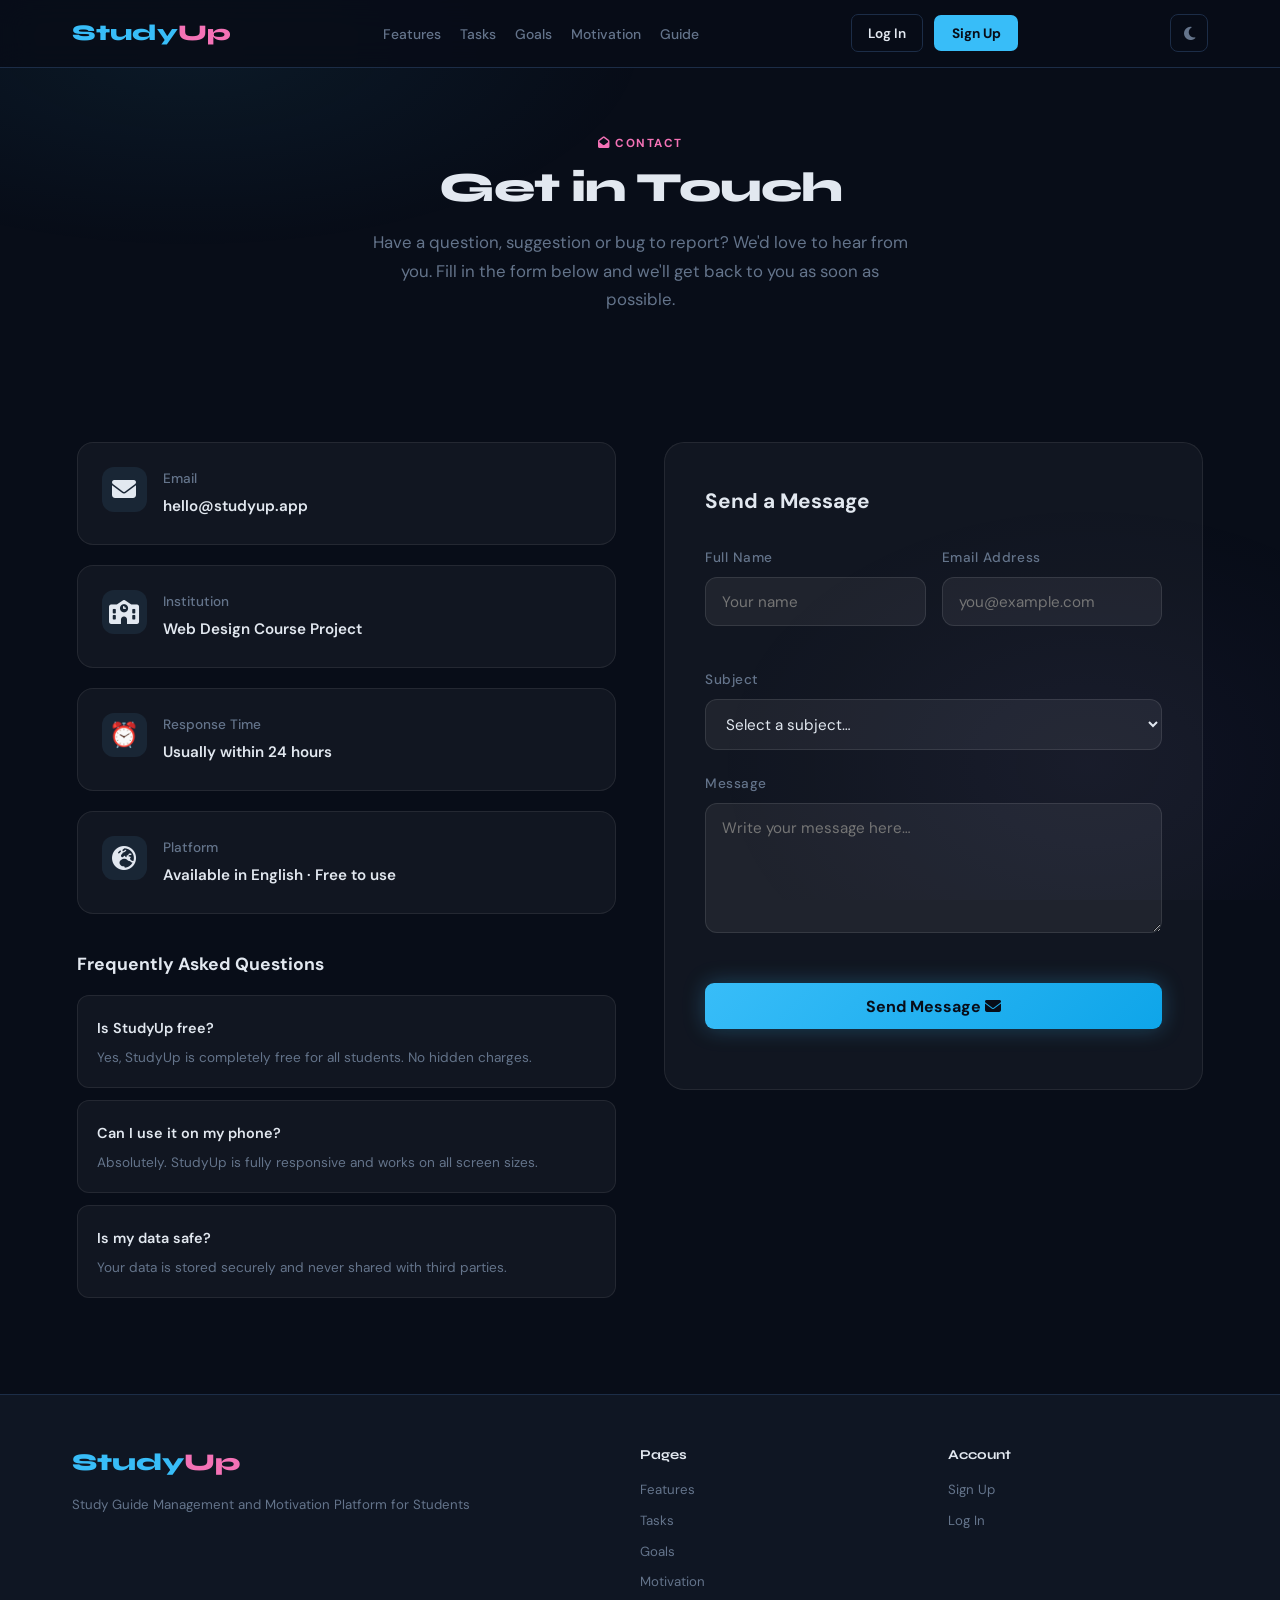
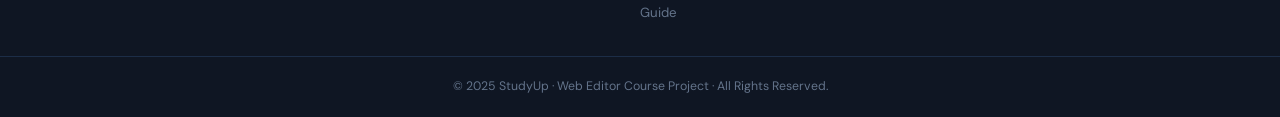
<file: pages/contact.html>
<!DOCTYPE html>
<html lang="en">
<head>
  <meta charset="UTF-8"/>
    <meta name="robots" content="index, follow"/>
  <meta name="viewport" content="width=device-width, initial-scale=1.0"/>
  <meta name="description" content="Get in touch with the StudyUp team. We'd love to hear your feedback, suggestions or questions."/>
  <meta name="keywords" content="StudyUp, contact, support, feedback, student platform"/>
  <title>Contact – StudyUp</title>
  <link href="https://fonts.googleapis.com/css2?family=Syne:wght@400;700;800&family=DM+Sans:wght@300;400;500&display=swap" rel="stylesheet"/>
  <link rel="stylesheet" href="../assets/css/style.css"/>
  <style>
    .contact-grid {
      display: grid;
      grid-template-columns: 1fr 1fr;
      gap: 3rem;
      align-items: start;
      margin-top: 3rem;
    }
    .contact-info-cards {
      display: flex;
      flex-direction: column;
      gap: 1.25rem;
    }
    .contact-info-card {
      background: rgba(255,255,255,.04);
      border: 1px solid rgba(255,255,255,.08);
      border-radius: 1rem;
      padding: 1.5rem;
      display: flex;
      align-items: flex-start;
      gap: 1rem;
    }
    .contact-info-icon {
      font-size: 1.5rem;
      flex-shrink: 0;
      width: 2.8rem;
      height: 2.8rem;
      background: rgba(99,179,237,.1);
      border-radius: .75rem;
      display: flex;
      align-items: center;
      justify-content: center;
    }
    .contact-info-card h4 {
      font-size: .85rem;
      color: var(--muted);
      margin-bottom: .25rem;
      font-weight: 500;
    }
    .contact-info-card p {
      font-size: .95rem;
      color: var(--text);
      font-weight: 600;
    }
    .contact-form-card {
      background: rgba(255,255,255,.04);
      border: 1px solid rgba(255,255,255,.08);
      border-radius: 1.25rem;
      padding: 2.5rem;
    }
    .form-group {
      margin-bottom: 1.25rem;
    }
    .form-group label {
      display: block;
      font-size: .85rem;
      color: var(--muted);
      margin-bottom: .5rem;
      font-weight: 500;
    }
    .form-group input,
    .form-group textarea,
    .form-group select {
      width: 100%;
      background: rgba(255,255,255,.06);
      border: 1px solid rgba(255,255,255,.1);
      border-radius: .75rem;
      padding: .85rem 1rem;
      color: var(--text);
      font-family: inherit;
      font-size: .95rem;
      outline: none;
      transition: border-color .2s;
      box-sizing: border-box;
    }
    .form-group input:focus,
    .form-group textarea:focus,
    .form-group select:focus {
      border-color: var(--blue);
    }
    .form-group textarea {
      resize: vertical;
      min-height: 130px;
    }
    .form-group select option {
      background: #0f1623;
    }
    .form-row {
      display: grid;
      grid-template-columns: 1fr 1fr;
      gap: 1rem;
    }
    .form-success {
      display: none;
      background: rgba(74,222,128,.1);
      border: 1px solid rgba(74,222,128,.3);
      border-radius: .75rem;
      padding: 1.25rem;
      text-align: center;
      color: #4ade80;
      font-weight: 600;
      margin-top: 1rem;
    }
    .field-error {
      display: block;
      font-size: .8rem;
      color: #f87171;
      margin-top: .35rem;
      min-height: 1rem;
    }
    .form-group input.input-error,
    .form-group textarea.input-error,
    .form-group select.input-error {
      border-color: #f87171 !important;
    }
    @media (max-width: 768px) {
      .contact-grid { grid-template-columns: 1fr; }
      .form-row { grid-template-columns: 1fr; }
    }
  </style>
  <link rel="stylesheet" href="https://cdnjs.cloudflare.com/ajax/libs/font-awesome/6.5.0/css/all.min.css"/>
  <link rel="icon" type="image/png" href="../assets/img/favicon.png"/>
  <link rel="canonical" href="https://hasretkaya23.github.io/webportfolio/pages/contact.html"/>
  <meta property="og:type" content="website"/>
  <meta property="og:url" content="https://hasretkaya23.github.io/webportfolio/pages/contact.html"/>
  <meta property="og:title" content="Contact – StudyUp"/>
  <meta property="og:description" content="Contact StudyUp – get in touch with us for support or collaboration."/>
  <meta property="og:image" content="https://hasretkaya23.github.io/webportfolio/assets/img/og-cover.jpg"/>
  <meta name="twitter:card" content="summary_large_image"/>
  <meta name="twitter:title" content="Contact – StudyUp"/>
  <meta name="twitter:description" content="Contact StudyUp – get in touch with us for support or collaboration."/>
  <meta name="twitter:image" content="https://hasretkaya23.github.io/webportfolio/assets/img/og-cover.jpg"/>
  <link rel="stylesheet" href="../assets/css/responsive.css"/>
</head>
<body>

  <nav id="navbar">
    <div class="nav-inner">
      <a href="../index.html" class="logo">Study<span>Up</span></a>
      <ul class="nav-links">
        <li><a href="features.html">Features</a></li>
        <li><a href="tasks.html">Tasks</a></li>
        <li><a href="goals.html">Goals</a></li>
        <li><a href="motivation.html">Motivation</a></li>
        <li><a href="guide.html">Guide</a></li>
      </ul>
      <div class="nav-auth" id="nav-auth">
        <a href="login.html" class="btn-ghost" id="nav-login-btn">Log In</a>
        <a href="register.html" class="btn-solid" id="nav-signup-btn">Sign Up</a>
        <div class="user-menu" id="user-menu" style="display:none;align-items:center;gap:.75rem;">
          <span id="user-name-el" style="font-size:.85rem;color:var(--blue);font-weight:600;"></span>
          <button onclick="authLogout()" class="btn-ghost">Log Out</button>
        </div>
      </div>
      <button id="theme-toggle-btn" aria-label="Toggle theme" title="Toggle Dark/Light Mode"><i class="fa-solid fa-moon"></i></button>
      <button class="hamburger" id="hamburger-btn" aria-label="Menu">
        <span></span><span></span><span></span>
      </button>
    </div>
  </nav>

  <div class="mobile-menu" id="mobile-menu">
    <a href="features.html">Features</a>
    <a href="tasks.html">Tasks</a>
    <a href="goals.html">Goals</a>
    <a href="motivation.html">Motivation</a>
    <a href="guide.html">Guide</a>
    <div class="mobile-auth">
      <a href="login.html" class="btn-ghost">Log In</a>
      <a href="register.html" class="btn-solid">Sign Up</a>
    </div>
  </div>

  <!-- HEADER -->
  <section style="padding:clamp(6rem,10vw,9rem) clamp(1.2rem,6%,6%) 3rem; max-width:1200px; margin:0 auto; text-align:center;">
    <div class="section-head reveal">
      <span class="section-label"><i class="fa-solid fa-envelope-open"></i> Contact</span>
      <h2 class="section-title">Get in Touch</h2>
      <p style="max-width:550px; margin:1rem auto 0; color:var(--muted); font-size:1.05rem; line-height:1.7;">
        Have a question, suggestion or bug to report? We'd love to hear from you. Fill in the form below and we'll get back to you as soon as possible.
      </p>
    </div>
  </section>

  <!-- CONTACT GRID -->
  <section style="padding:2rem 6% 6rem;">
    <div style="max-width:1200px; margin:0 auto;">
      <div class="contact-grid reveal">

        <!-- LEFT: Info cards -->
        <div class="contact-info-cards">
          <div class="contact-info-card">
            <div class="contact-info-icon"><i class="fa-solid fa-envelope"></i></div>
            <div>
              <h4>Email</h4>
              <p>hello@studyup.app</p>
            </div>
          </div>
          <div class="contact-info-card">
            <div class="contact-info-icon"><i class="fa-solid fa-school"></i></div>
            <div>
              <h4>Institution</h4>
              <p>Web Design Course Project</p>
            </div>
          </div>
          <div class="contact-info-card">
            <div class="contact-info-icon">⏰</div>
            <div>
              <h4>Response Time</h4>
              <p>Usually within 24 hours</p>
            </div>
          </div>
          <div class="contact-info-card">
            <div class="contact-info-icon"><i class="fa-solid fa-earth-europe"></i></div>
            <div>
              <h4>Platform</h4>
              <p>Available in English · Free to use</p>
            </div>
          </div>

          <!-- FAQ mini section -->
          <div style="margin-top:1rem;">
            <h3 style="font-size:1.1rem; margin-bottom:1rem; color:var(--text);">Frequently Asked Questions</h3>
            <div style="display:flex; flex-direction:column; gap:.75rem;">
              <div style="background:rgba(255,255,255,.04); border:1px solid rgba(255,255,255,.08); border-radius:.75rem; padding:1.2rem;">
                <p style="font-size:.9rem; font-weight:600; color:var(--text); margin-bottom:.4rem;">Is StudyUp free?</p>
                <p style="font-size:.85rem; color:var(--muted); line-height:1.6;">Yes, StudyUp is completely free for all students. No hidden charges.</p>
              </div>
              <div style="background:rgba(255,255,255,.04); border:1px solid rgba(255,255,255,.08); border-radius:.75rem; padding:1.2rem;">
                <p style="font-size:.9rem; font-weight:600; color:var(--text); margin-bottom:.4rem;">Can I use it on my phone?</p>
                <p style="font-size:.85rem; color:var(--muted); line-height:1.6;">Absolutely. StudyUp is fully responsive and works on all screen sizes.</p>
              </div>
              <div style="background:rgba(255,255,255,.04); border:1px solid rgba(255,255,255,.08); border-radius:.75rem; padding:1.2rem;">
                <p style="font-size:.9rem; font-weight:600; color:var(--text); margin-bottom:.4rem;">Is my data safe?</p>
                <p style="font-size:.85rem; color:var(--muted); line-height:1.6;">Your data is stored securely and never shared with third parties.</p>
              </div>
            </div>
          </div>
        </div>

        <!-- RIGHT: Form -->
        <div class="contact-form-card">
          <h3 style="font-size:1.3rem; margin-bottom:1.75rem;">Send a Message</h3>
          <div class="form-row">
            <div class="form-group">
              <label for="c-name">Full Name</label>
              <input type="text" id="c-name" placeholder="Your name" required />
              <span class="field-error" id="err-name"></span>
            </div>
            <div class="form-group">
              <label for="c-email">Email Address</label>
              <input type="email" id="c-email" placeholder="you@example.com" required />
              <span class="field-error" id="err-email"></span>
            </div>
          </div>
          <div class="form-group">
            <label for="c-subject">Subject</label>
            <select id="c-subject" required>
              <option value="">Select a subject…</option>
              <option>General Question</option>
              <option>Bug Report</option>
              <option>Feature Request</option>
              <option>Account Issue</option>
              <option>Other</option>
            </select>
            <span class="field-error" id="err-subject"></span>
          <div class="form-group">
            <label for="c-message">Message</label>
            <textarea id="c-message" placeholder="Write your message here…" required></textarea>
            <span class="field-error" id="err-message"></span>
          </div>
          <button class="btn-primary" style="width:100%; justify-content:center; border:none; cursor:pointer; font-size:1rem;" onclick="handleContactSubmit()">
            Send Message <i class="fa-solid fa-envelope"></i>
          </button>
          <div class="form-success" id="contact-success">
            <i class="fa-solid fa-circle-check"></i> Your message has been sent! We'll get back to you soon.
          </div>
        </div>

      </div>
    </div>
  </section>

  <footer>
    <div class="footer-inner">
      <div class="footer-brand">
        <div class="logo">Study<span>Up</span></div>
        <p>Study Guide Management and Motivation Platform for Students</p>
      </div>
      <div class="footer-links-group">
        <h5>Pages</h5>
        <a href="features.html">Features</a>
        <a href="tasks.html">Tasks</a>
        <a href="goals.html">Goals</a>
        <a href="motivation.html">Motivation</a>
        <a href="guide.html">Guide</a>
      </div>
      <div class="footer-links-group">
        <h5>Account</h5>
        <a href="register.html">Sign Up</a>
        <a href="login.html">Log In</a>
      </div>
    </div>
    <div class="footer-bottom">
      <p>© 2025 StudyUp · Web Editor Course Project · All Rights Reserved.</p>
    </div>
  </footer>

  <button id="scroll-top" aria-label="Scroll to top">↑</button>
  <script src="../assets/js/main.js"></script>
  <script>
    (function(){
      var user = null;
      try { user = JSON.parse(sessionStorage.getItem("studyup_user")); } catch(e){}
      var loginBtn  = document.getElementById("nav-login-btn");
      var signupBtn = document.getElementById("nav-signup-btn");
      var userMenu  = document.getElementById("user-menu");
      var userNameEl= document.getElementById("user-name-el");
      if (user) {
        if (loginBtn)  loginBtn.style.display  = "none";
        if (signupBtn) signupBtn.style.display  = "none";
        if (userMenu)  userMenu.style.display   = "flex";
        if (userNameEl) userNameEl.textContent  = user.name || user.email;
      }
    })();
    function authLogout() {
      sessionStorage.removeItem("studyup_user");
      window.location.reload();
    }
    function clearErrors() {
      ['c-name','c-email','c-subject','c-message'].forEach(function(id) {
        var el = document.getElementById(id);
        if (el) el.classList.remove('input-error');
      });
      ['err-name','err-email','err-subject','err-message'].forEach(function(id) {
        var el = document.getElementById(id);
        if (el) el.textContent = '';
      });
    }
    function showError(fieldId, errId, msg) {
      var field = document.getElementById(fieldId);
      var err   = document.getElementById(errId);
      if (field) field.classList.add('input-error');
      if (err)   err.textContent = msg;
    }
    function handleContactSubmit() {
      clearErrors();
      var name    = document.getElementById("c-name").value.trim();
      var email   = document.getElementById("c-email").value.trim();
      var subject = document.getElementById("c-subject").value;
      var message = document.getElementById("c-message").value.trim();
      var emailRegex = /^[^\s@]+@[^\s@]+\.[^\s@]+$/;
      var hasError = false;

      if (!name) {
        showError('c-name', 'err-name', 'Full name is required.');
        hasError = true;
      }
      if (!email) {
        showError('c-email', 'err-email', 'Email address is required.');
        hasError = true;
      } else if (!emailRegex.test(email)) {
        showError('c-email', 'err-email', 'Please enter a valid email address.');
        hasError = true;
      }
      if (!subject) {
        showError('c-subject', 'err-subject', 'Please select a subject.');
        hasError = true;
      }
      if (!message) {
        showError('c-message', 'err-message', 'Message cannot be empty.');
        hasError = true;
      }
      if (hasError) return;

      document.getElementById("contact-success").style.display = "block";
      document.getElementById("c-name").value    = "";
      document.getElementById("c-email").value   = "";
      document.getElementById("c-subject").value = "";
      document.getElementById("c-message").value = "";
    }
  </script>
</body>
</html>
</file>
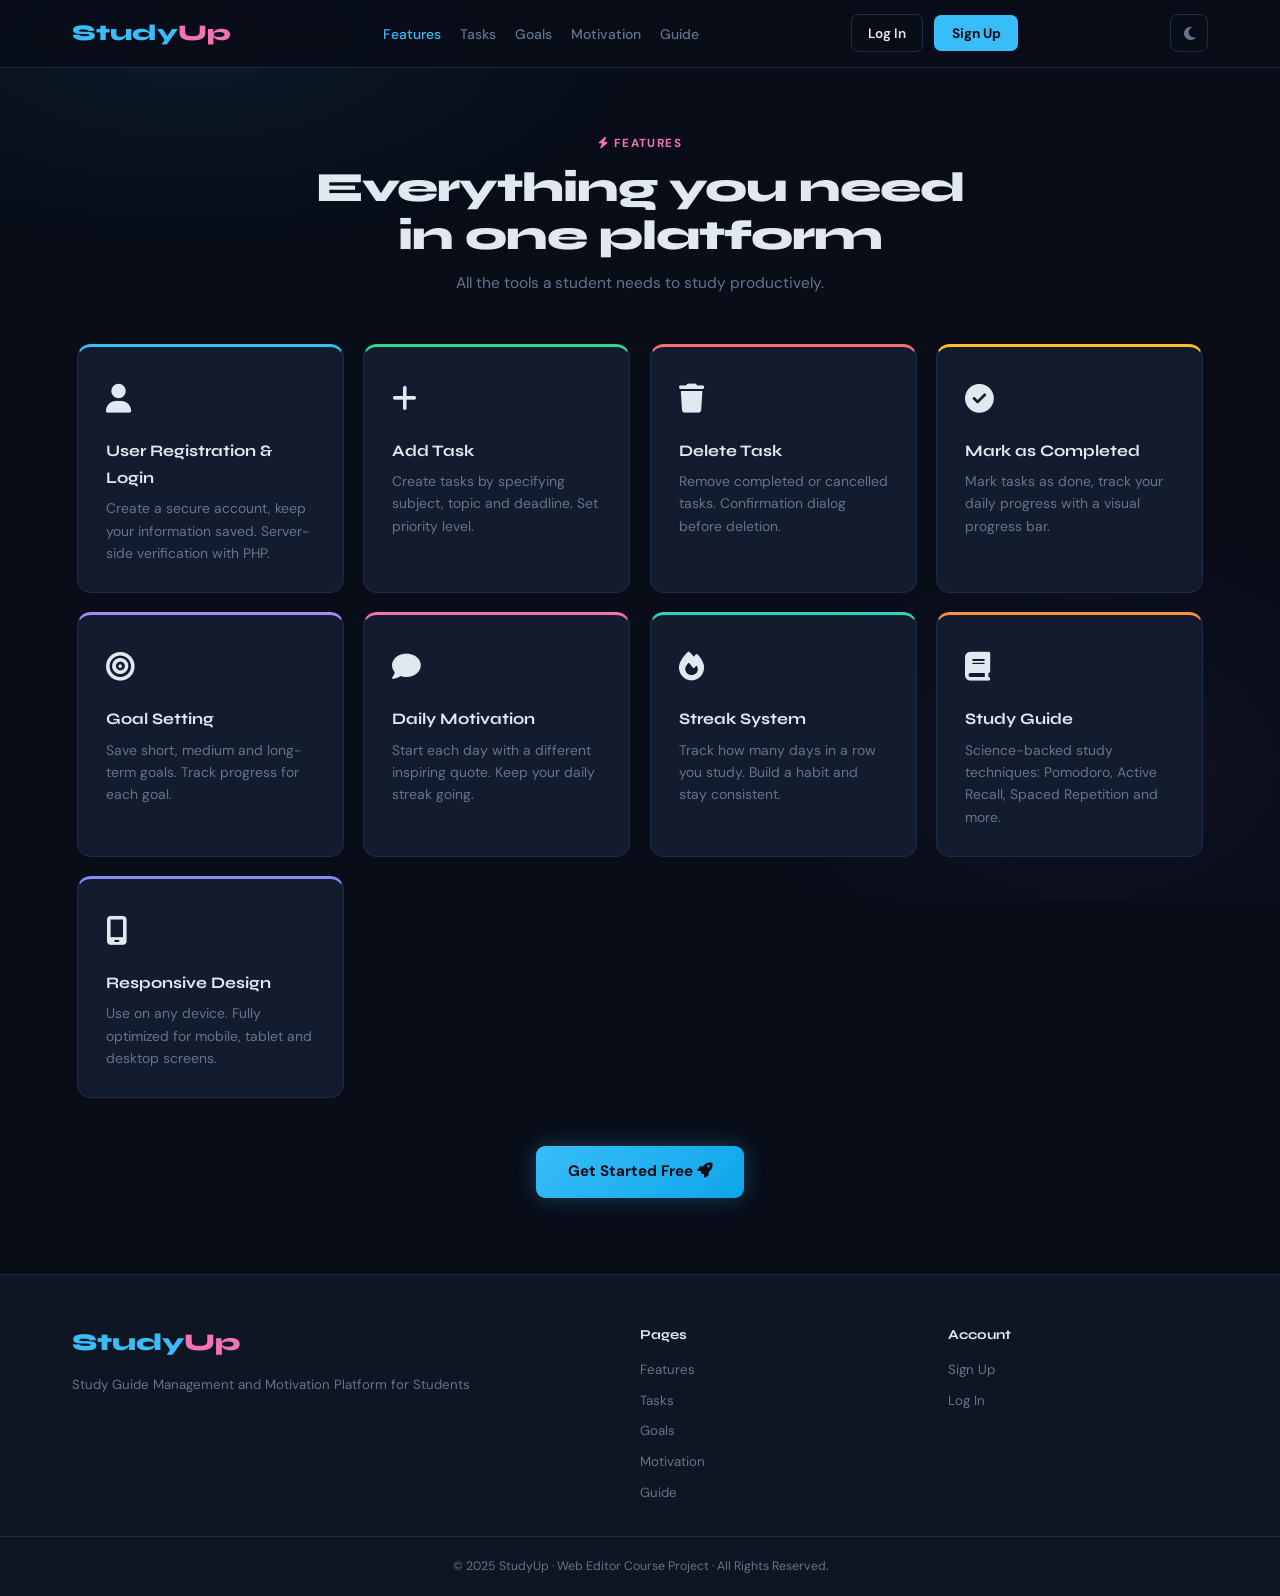
<file: pages/features.html>
<!DOCTYPE html>
<html lang="en">
<head>
  <meta charset="UTF-8"/>
  <meta name="viewport" content="width=device-width, initial-scale=1.0"/>
  <meta name="description" content="StudyUp Features – explore all tools for student productivity."/>
  <meta name="robots" content="index, follow"/>
  <meta name="keywords" content="StudyUp, features, tasks, goals, motivation, student productivity"/>
  <title>Features – StudyUp</title>
  <!-- Open Graph -->
  <meta property="og:type" content="website"/>
  <meta property="og:url" content="https://hasretkaya23.github.io/webportfolio/pages/features.html"/>
  <meta property="og:title" content="Features – StudyUp"/>
  <meta property="og:description" content="StudyUp Features – explore all tools for student productivity."/>
  <meta property="og:image" content="https://hasretkaya23.github.io/webportfolio/assets/img/og-cover.jpg"/>
  <!-- Twitter Card -->
  <meta name="twitter:card" content="summary_large_image"/>
  <meta name="twitter:title" content="Features – StudyUp"/>
  <meta name="twitter:description" content="StudyUp Features – explore all tools for student productivity."/>
  <meta name="twitter:image" content="https://hasretkaya23.github.io/webportfolio/assets/img/og-cover.jpg"/>
  <link rel="canonical" href="https://hasretkaya23.github.io/webportfolio/pages/features.html"/>
  <link href="https://fonts.googleapis.com/css2?family=Syne:wght@400;700;800&family=DM+Sans:wght@300;400;500&display=swap" rel="stylesheet"/>
  <link rel="stylesheet" href="../assets/css/style.css"/>
  <link rel="stylesheet" href="https://cdnjs.cloudflare.com/ajax/libs/font-awesome/6.5.0/css/all.min.css"/>
  <link rel="icon" type="image/png" href="../assets/img/favicon.png"/>
  <link rel="stylesheet" href="../assets/css/responsive.css"/>
</head>
<body>

  <!-- NAVBAR -->
  <nav id="navbar">
    <div class="nav-inner">
      <a href="../index.html" class="logo">Study<span>Up</span></a>
      <ul class="nav-links">
        <li><a href="features.html">Features</a></li>
        <li><a href="tasks.html">Tasks</a></li>
        <li><a href="goals.html">Goals</a></li>
        <li><a href="motivation.html">Motivation</a></li>
        <li><a href="guide.html">Guide</a></li>
      </ul>
      <div class="nav-auth" id="nav-auth">
        <a href="login.html" class="btn-ghost" id="nav-login-btn">Log In</a>
        <a href="register.html" class="btn-solid" id="nav-signup-btn">Sign Up</a>
        <div class="user-menu" id="user-menu" style="display:none;align-items:center;gap:.75rem;">
          <span id="user-name-el"></span>
          <button onclick="authLogout()" class="btn-ghost">Log Out</button>
        </div>
      </div>
      <button id="theme-toggle-btn" aria-label="Toggle theme" title="Toggle Dark/Light Mode"><i class="fa-solid fa-moon"></i></button>
      <button class="hamburger" id="hamburger-btn" aria-label="Menu">
        <span></span><span></span><span></span>
      </button>
    </div>
  </nav>

  <!-- MOBİL MENÜ -->
  <div class="mobile-menu" id="mobile-menu">
    <a href="features.html">Features</a>
    <a href="tasks.html">Tasks</a>
    <a href="goals.html">Goals</a>
    <a href="motivation.html">Motivation</a>
    <a href="guide.html">Guide</a>
    <div class="mobile-auth">
      <a href="login.html" class="btn-ghost">Log In</a>
      <a href="register.html" class="btn-solid">Sign Up</a>
    </div>
  </div>

  <!-- İÇERİK -->
  <section style="padding:clamp(6rem,10vw,9rem) clamp(1.2rem,6%,6%) clamp(3rem,6vw,5rem);">
    <div style="max-width:1200px;margin:0 auto;">
      <div class="section-head reveal">
        <span class="section-label"><i class="fa-solid fa-bolt"></i> Features</span>
        <h2 class="section-title">Everything you need<br/>in one platform</h2>
        <p class="section-desc">All the tools a student needs to study productively.</p>
      </div>

      <div class="features-grid stagger-children reveal" style="margin-top:3rem;">
        <div class="feat-card feat-blue">
          <div class="feat-icon"><i class="fa-solid fa-user"></i></div>
          <h3>User Registration &amp; Login</h3>
          <p>Create a secure account, keep your information saved. Server-side verification with PHP.</p>
        </div>
        <div class="feat-card feat-green">
          <div class="feat-icon"><i class="fa-solid fa-plus"></i></div>
          <h3>Add Task</h3>
          <p>Create tasks by specifying subject, topic and deadline. Set priority level.</p>
        </div>
        <div class="feat-card feat-red">
          <div class="feat-icon"><i class="fa-solid fa-trash"></i></div>
          <h3>Delete Task</h3>
          <p>Remove completed or cancelled tasks. Confirmation dialog before deletion.</p>
        </div>
        <div class="feat-card feat-yellow">
          <div class="feat-icon"><i class="fa-solid fa-circle-check"></i></div>
          <h3>Mark as Completed</h3>
          <p>Mark tasks as done, track your daily progress with a visual progress bar.</p>
        </div>
        <div class="feat-card feat-purple">
          <div class="feat-icon"><i class="fa-solid fa-bullseye"></i></div>
          <h3>Goal Setting</h3>
          <p>Save short, medium and long-term goals. Track progress for each goal.</p>
        </div>
        <div class="feat-card feat-pink">
          <div class="feat-icon"><i class="fa-solid fa-comment"></i></div>
          <h3>Daily Motivation</h3>
          <p>Start each day with a different inspiring quote. Keep your daily streak going.</p>
        </div>
        <div class="feat-card feat-teal">
          <div class="feat-icon"><i class="fa-solid fa-fire"></i></div>
          <h3>Streak System</h3>
          <p>Track how many days in a row you study. Build a habit and stay consistent.</p>
        </div>
        <div class="feat-card feat-orange">
          <div class="feat-icon"><i class="fa-solid fa-book"></i></div>
          <h3>Study Guide</h3>
          <p>Science-backed study techniques: Pomodoro, Active Recall, Spaced Repetition and more.</p>
        </div>
        <div class="feat-card feat-indigo">
          <div class="feat-icon"><i class="fa-solid fa-mobile-screen"></i></div>
          <h3>Responsive Design</h3>
          <p>Use on any device. Fully optimized for mobile, tablet and desktop screens.</p>
        </div>
      </div>

      <div style="text-align:center;margin-top:3rem;">
        <a href="register.html" class="btn-primary">Get Started Free <i class="fa-solid fa-rocket"></i></a>
      </div>
    </div>
  </section>

  <!-- FOOTER -->
  <footer>
    <div class="footer-inner">
      <div class="footer-brand">
        <a href="../index.html" class="logo">Study<span>Up</span></a>
        <p>Study Guide Management and Motivation Platform for Students</p>
      </div>
      <div class="footer-links-group">
        <h5>Pages</h5>
        <a href="features.html">Features</a>
        <a href="tasks.html">Tasks</a>
        <a href="goals.html">Goals</a>
        <a href="motivation.html">Motivation</a>
        <a href="guide.html">Guide</a>
      </div>
      <div class="footer-links-group">
        <h5>Account</h5>
        <a href="register.html">Sign Up</a>
        <a href="login.html">Log In</a>
      </div>
    </div>
    <div class="footer-bottom">
      <p>© 2025 StudyUp · Web Editor Course Project · All Rights Reserved.</p>
    </div>
  </footer>

  <button id="scroll-top" aria-label="Scroll to top">↑</button>
  <script src="../assets/js/main.js"></script>
  <script>
    (function(){
      var user = null;
      try { user = JSON.parse(sessionStorage.getItem('studyup_user')); } catch(e){}
      var loginBtn  = document.getElementById('nav-login-btn');
      var signupBtn = document.getElementById('nav-signup-btn');
      var userMenu  = document.getElementById('user-menu');
      var userNameEl= document.getElementById('user-name-el');
      if (user) {
        if (loginBtn)   loginBtn.style.display  = 'none';
        if (signupBtn)  signupBtn.style.display  = 'none';
        if (userMenu)   userMenu.style.display   = 'flex';
        if (userNameEl) userNameEl.textContent   = user.name || user.email;
      }
    })();
    function authLogout() {
      sessionStorage.removeItem('studyup_user');
      window.location.reload();
    }
  </script>
</body>
</html>
</file>
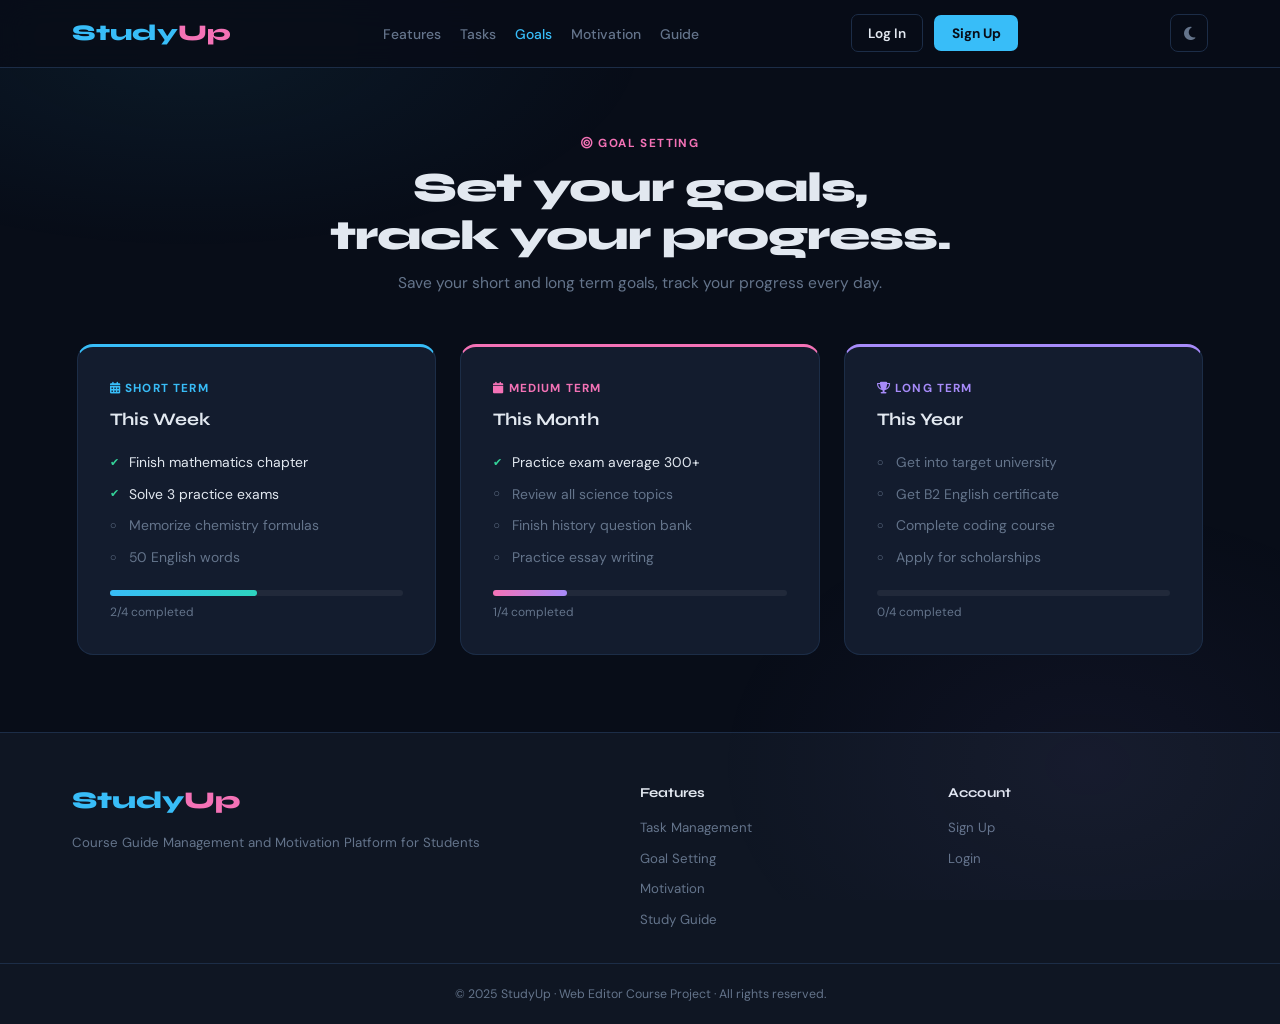
<file: pages/goals.html>
<!DOCTYPE html>
<html lang="en">
<head>
  <meta charset="UTF-8"/>
    <meta name="description" content="StudyUp Goals – set and track your academic goals."/>
    <meta name="robots" content="index, follow"/>
  <meta name="viewport" content="width=device-width, initial-scale=1.0"/>
  <title>Goals – StudyUp</title>
  <link href="https://fonts.googleapis.com/css2?family=Syne:wght@400;700;800&family=DM+Sans:wght@300;400;500&display=swap" rel="stylesheet"/>
  <link rel="stylesheet" href="../assets/css/style.css"/>
  <link rel="stylesheet" href="https://cdnjs.cloudflare.com/ajax/libs/font-awesome/6.5.0/css/all.min.css"/>
  <link rel="icon" type="image/png" href="../assets/img/favicon.png"/>
  <link rel="canonical" href="https://hasretkaya23.github.io/webportfolio/pages/goals.html"/>
  <meta property="og:type" content="website"/>
  <meta property="og:url" content="https://hasretkaya23.github.io/webportfolio/pages/goals.html"/>
  <meta property="og:title" content="Goals – StudyUp"/>
  <meta property="og:description" content="StudyUp Goals – set and track your academic goals."/>
  <meta property="og:image" content="https://hasretkaya23.github.io/webportfolio/assets/img/og-cover.jpg"/>
  <meta name="twitter:card" content="summary_large_image"/>
  <meta name="twitter:title" content="Goals – StudyUp"/>
  <meta name="twitter:description" content="StudyUp Goals – set and track your academic goals."/>
  <meta name="twitter:image" content="https://hasretkaya23.github.io/webportfolio/assets/img/og-cover.jpg"/>
  <link rel="stylesheet" href="../assets/css/responsive.css"/>
</head>
<body>

  <nav id="navbar">
    <div class="nav-inner">
      <a href="../index.html" class="logo">Study<span>Up</span></a>
      <ul class="nav-links">
        <li><a href="features.html">Features</a></li>
        <li><a href="tasks.html">Tasks</a></li>
        <li><a href="goals.html">Goals</a></li>
        <li><a href="motivation.html">Motivation</a></li>
        <li><a href="guide.html">Guide</a></li>
      </ul>
      <div class="nav-auth" id="nav-auth">
        <a href="login.html" class="btn-ghost" id="nav-login-btn">Log In</a>
        <a href="register.html" class="btn-solid" id="nav-signup-btn">Sign Up</a>
        <div class="user-menu" id="user-menu" style="display:none;align-items:center;gap:.75rem;">
          <span id="user-name-el" style="font-size:.85rem;color:var(--blue);font-weight:600;"></span>
          <button onclick="authLogout()" class="btn-ghost">Log Out</button>
        </div>
      </div>
      <button id="theme-toggle-btn" aria-label="Toggle theme" title="Toggle Dark/Light Mode"><i class="fa-solid fa-moon"></i></button>
      <button class="hamburger" id="hamburger-btn" aria-label="Menu">
        <span></span><span></span><span></span>
      </button>
    </div>
  </nav>
  <div class="mobile-menu" id="mobile-menu">
    <a href="features.html">Features</a>
    <a href="tasks.html">Tasks</a>
    <a href="goals.html">Goals</a>
    <a href="motivation.html">Motivation</a>
    <a href="guide.html">Guide</a>
    <div class="mobile-auth">
      <a href="login.html" class="btn-ghost">Log In</a>
      <a href="register.html" class="btn-solid">Sign Up</a>
    </div>
  </div>

  <section style="padding:clamp(6rem,10vw,9rem) clamp(1.2rem,6%,6%) clamp(3rem,6vw,5rem);">
    <div class="section-head reveal">
      <span class="section-label"><i class="fa-solid fa-bullseye"></i> Goal Setting</span>
      <h2 class="section-title">Set your goals,<br/>track your progress.</h2>
      <p class="section-desc">Save your short and long term goals, track your progress every day.</p>
    </div>
    <div class="hedef-grid stagger-children reveal" style="margin-top:3rem;">
      <div class="hedef-card">
        <div class="hedef-type"><i class="fa-solid fa-calendar-days"></i> Short Term</div>
        <h4>This Week</h4>
        <ul class="hedef-list">
          <li class="h-done">Finish mathematics chapter</li>
          <li class="h-done">Solve 3 practice exams</li>
          <li>Memorize chemistry formulas</li>
          <li>50 English words</li>
        </ul>
        <div class="hedef-progress">
          <div class="hp-bar"><div class="hp-fill" style="width:50%"></div></div>
          <span>2/4 completed</span>
        </div>
      </div>
      <div class="hedef-card hedef-card-mid">
        <div class="hedef-type"><i class="fa-solid fa-calendar"></i> Medium Term</div>
        <h4>This Month</h4>
        <ul class="hedef-list">
          <li class="h-done">Practice exam average 300+</li>
          <li>Review all science topics</li>
          <li>Finish history question bank</li>
          <li>Practice essay writing</li>
        </ul>
        <div class="hedef-progress">
          <div class="hp-bar"><div class="hp-fill hp-mid" style="width:25%"></div></div>
          <span>1/4 completed</span>
        </div>
      </div>
      <div class="hedef-card hedef-card-long">
        <div class="hedef-type"><i class="fa-solid fa-trophy"></i> Long Term</div>
        <h4>This Year</h4>
        <ul class="hedef-list">
          <li>Get into target university</li>
          <li>Get B2 English certificate</li>
          <li>Complete coding course</li>
          <li>Apply for scholarships</li>
        </ul>
        <div class="hedef-progress">
          <div class="hp-bar"><div class="hp-fill hp-long" style="width:0%"></div></div>
          <span>0/4 completed</span>
        </div>
      </div>
    </div>
  </section>

  <footer>
    <div class="footer-inner">
      <div class="footer-brand">
        <div class="logo">Study<span>Up</span></div>
        <p>Course Guide Management and Motivation Platform for Students</p>
      </div>
      <div class="footer-links-group">
        <h5>Features</h5>
        <a href="tasks.html">Task Management</a>
        <a href="goals.html">Goal Setting</a>
        <a href="motivation.html">Motivation</a>
        <a href="guide.html">Study Guide</a>
      </div>
      <div class="footer-links-group">
        <h5>Account</h5>
        <a href="register.html">Sign Up</a>
        <a href="login.html">Login</a>
      </div>
    </div>
    <div class="footer-bottom">
      <p>© 2025 StudyUp · Web Editor Course Project · All rights reserved.</p>
    </div>
  </footer>

  <button id="scroll-top" aria-label="Scroll to top">↑</button>
  <script src="../assets/js/main.js"></script>
  <script>
    (function(){
      var user = null;
      try { user = JSON.parse(sessionStorage.getItem("studyup_user")); } catch(e){}
      var loginBtn  = document.getElementById("nav-login-btn");
      var signupBtn = document.getElementById("nav-signup-btn");
      var userMenu  = document.getElementById("user-menu");
      var userNameEl= document.getElementById("user-name-el");
      if (user) {
        if (loginBtn)  loginBtn.style.display  = "none";
        if (signupBtn) signupBtn.style.display  = "none";
        if (userMenu)  userMenu.style.display   = "flex";
        if (userNameEl) userNameEl.textContent  = user.name || user.email;
      }
    })();
    function authLogout() {
      sessionStorage.removeItem("studyup_user");
      window.location.reload();
    }
  </script>
</body>
</html>
</file>
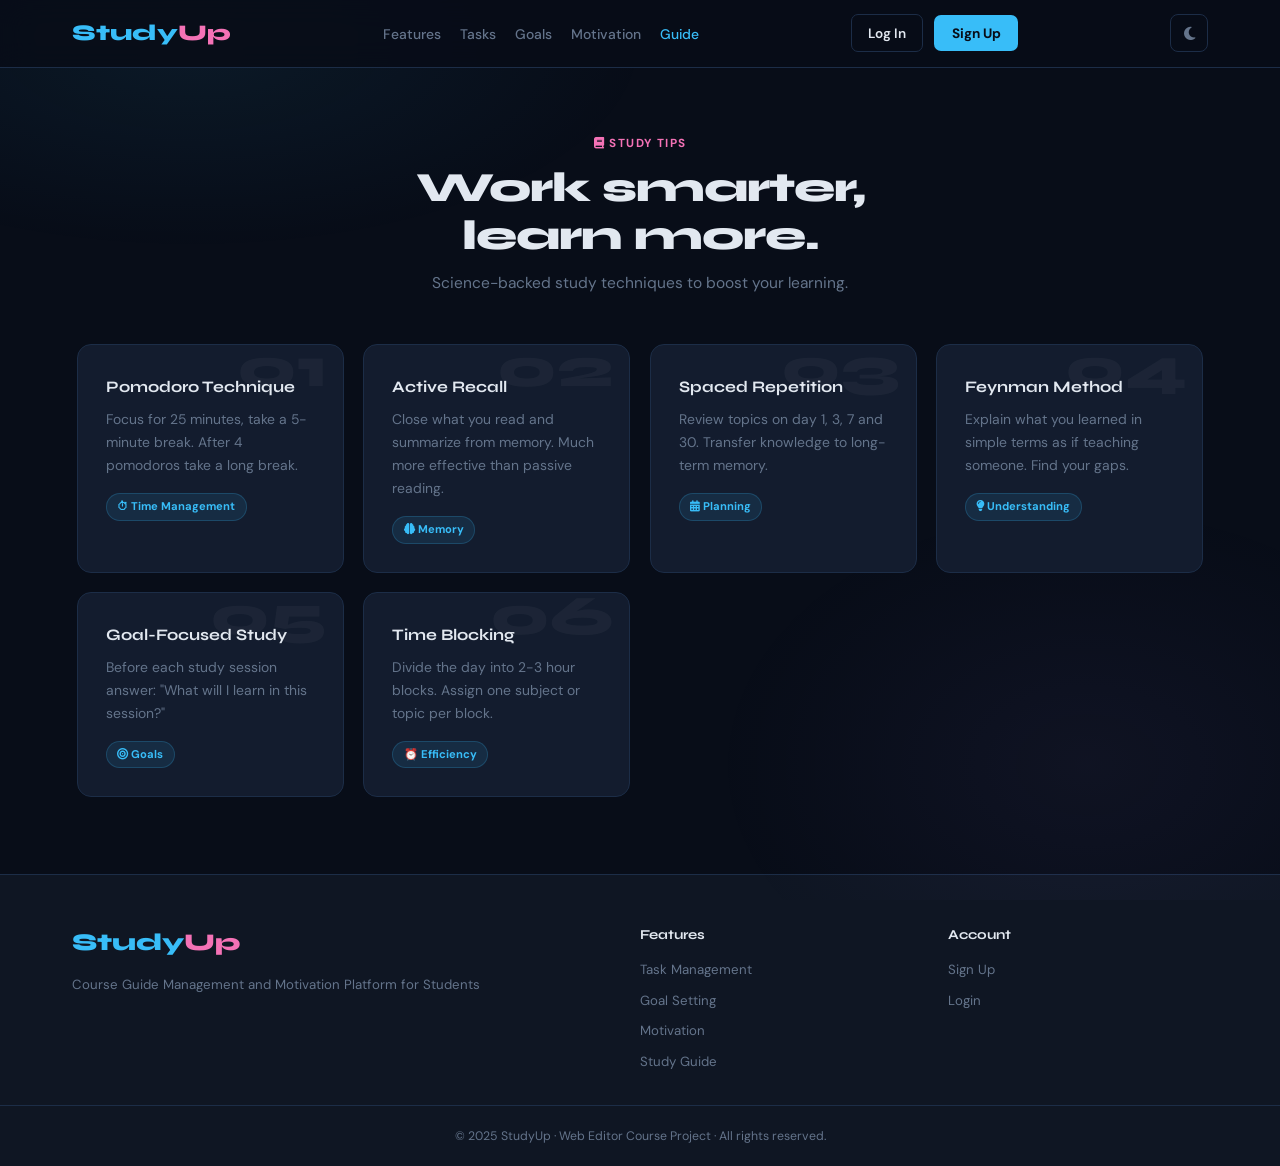
<file: pages/guide.html>
<!DOCTYPE html>
<html lang="en">
<head>
  <meta charset="UTF-8"/>
    <meta name="description" content="StudyUp Guide – learn how to use the platform effectively."/>
    <meta name="robots" content="index, follow"/>
  <meta name="viewport" content="width=device-width, initial-scale=1.0"/>
  <title>Study Guide – StudyUp</title>
  <link href="https://fonts.googleapis.com/css2?family=Syne:wght@400;700;800&family=DM+Sans:wght@300;400;500&display=swap" rel="stylesheet"/>
  <link rel="stylesheet" href="../assets/css/style.css"/>
  <link rel="stylesheet" href="https://cdnjs.cloudflare.com/ajax/libs/font-awesome/6.5.0/css/all.min.css"/>
  <link rel="icon" type="image/png" href="../assets/img/favicon.png"/>
  <link rel="canonical" href="https://hasretkaya23.github.io/webportfolio/pages/guide.html"/>
  <meta property="og:type" content="website"/>
  <meta property="og:url" content="https://hasretkaya23.github.io/webportfolio/pages/guide.html"/>
  <meta property="og:title" content="Guide – StudyUp"/>
  <meta property="og:description" content="StudyUp Guide – learn how to use the platform effectively."/>
  <meta property="og:image" content="https://hasretkaya23.github.io/webportfolio/assets/img/og-cover.jpg"/>
  <meta name="twitter:card" content="summary_large_image"/>
  <meta name="twitter:title" content="Guide – StudyUp"/>
  <meta name="twitter:description" content="StudyUp Guide – learn how to use the platform effectively."/>
  <meta name="twitter:image" content="https://hasretkaya23.github.io/webportfolio/assets/img/og-cover.jpg"/>
  <link rel="stylesheet" href="../assets/css/responsive.css"/>
</head>
<body>

  <nav id="navbar">
    <div class="nav-inner">
      <a href="../index.html" class="logo">Study<span>Up</span></a>
      <ul class="nav-links">
        <li><a href="features.html">Features</a></li>
        <li><a href="tasks.html">Tasks</a></li>
        <li><a href="goals.html">Goals</a></li>
        <li><a href="motivation.html">Motivation</a></li>
        <li><a href="guide.html">Guide</a></li>
      </ul>
      <div class="nav-auth" id="nav-auth">
        <a href="login.html" class="btn-ghost" id="nav-login-btn">Log In</a>
        <a href="register.html" class="btn-solid" id="nav-signup-btn">Sign Up</a>
        <div class="user-menu" id="user-menu" style="display:none;align-items:center;gap:.75rem;">
          <span id="user-name-el" style="font-size:.85rem;color:var(--blue);font-weight:600;"></span>
          <button onclick="authLogout()" class="btn-ghost">Log Out</button>
        </div>
      </div>
      <button id="theme-toggle-btn" aria-label="Toggle theme" title="Toggle Dark/Light Mode"><i class="fa-solid fa-moon"></i></button>
      <button class="hamburger" id="hamburger-btn" aria-label="Menu">
        <span></span><span></span><span></span>
      </button>
    </div>
  </nav>
  <div class="mobile-menu" id="mobile-menu">
    <a href="features.html">Features</a>
    <a href="tasks.html">Tasks</a>
    <a href="goals.html">Goals</a>
    <a href="motivation.html">Motivation</a>
    <a href="guide.html">Guide</a>
    <div class="mobile-auth">
      <a href="login.html" class="btn-ghost">Log In</a>
      <a href="register.html" class="btn-solid">Sign Up</a>
    </div>
  </div>

  <section style="padding:clamp(6rem,10vw,9rem) clamp(1.2rem,6%,6%) clamp(3rem,6vw,5rem);">
    <div class="section-head reveal">
      <span class="section-label"><i class="fa-solid fa-book"></i> Study Tips</span>
      <h2 class="section-title">Work smarter,<br/>learn more.</h2>
      <p class="section-desc">Science-backed study techniques to boost your learning.</p>
    </div>
    <div class="rehber-grid stagger-children reveal" style="margin-top:3rem;">
      <div class="rehber-card">
        <div class="rehber-num">01</div>
        <h3>Pomodoro Technique</h3>
        <p>Focus for 25 minutes, take a 5-minute break. After 4 pomodoros take a long break.</p>
        <div class="rehber-tag">⏱ Time Management</div>
      </div>
      <div class="rehber-card">
        <div class="rehber-num">02</div>
        <h3>Active Recall</h3>
        <p>Close what you read and summarize from memory. Much more effective than passive reading.</p>
        <div class="rehber-tag"><i class="fa-solid fa-brain"></i> Memory</div>
      </div>
      <div class="rehber-card">
        <div class="rehber-num">03</div>
        <h3>Spaced Repetition</h3>
        <p>Review topics on day 1, 3, 7 and 30. Transfer knowledge to long-term memory.</p>
        <div class="rehber-tag"><i class="fa-solid fa-calendar-days"></i> Planning</div>
      </div>
      <div class="rehber-card">
        <div class="rehber-num">04</div>
        <h3>Feynman Method</h3>
        <p>Explain what you learned in simple terms as if teaching someone. Find your gaps.</p>
        <div class="rehber-tag"><i class="fa-solid fa-lightbulb"></i> Understanding</div>
      </div>
      <div class="rehber-card">
        <div class="rehber-num">05</div>
        <h3>Goal-Focused Study</h3>
        <p>Before each study session answer: "What will I learn in this session?"</p>
        <div class="rehber-tag"><i class="fa-solid fa-bullseye"></i> Goals</div>
      </div>
      <div class="rehber-card">
        <div class="rehber-num">06</div>
        <h3>Time Blocking</h3>
        <p>Divide the day into 2-3 hour blocks. Assign one subject or topic per block.</p>
        <div class="rehber-tag">⏰ Efficiency</div>
      </div>
    </div>
  </section>

  <footer>
    <div class="footer-inner">
      <div class="footer-brand">
        <div class="logo">Study<span>Up</span></div>
        <p>Course Guide Management and Motivation Platform for Students</p>
      </div>
      <div class="footer-links-group">
        <h5>Features</h5>
        <a href="tasks.html">Task Management</a>
        <a href="goals.html">Goal Setting</a>
        <a href="motivation.html">Motivation</a>
        <a href="guide.html">Study Guide</a>
      </div>
      <div class="footer-links-group">
        <h5>Account</h5>
        <a href="register.html">Sign Up</a>
        <a href="login.html">Login</a>
      </div>
    </div>
    <div class="footer-bottom">
      <p>© 2025 StudyUp · Web Editor Course Project · All rights reserved.</p>
    </div>
  </footer>

  <button id="scroll-top" aria-label="Scroll to top">↑</button>
  <script src="../assets/js/main.js"></script>
  <script>
    (function(){
      var user = null;
      try { user = JSON.parse(sessionStorage.getItem("studyup_user")); } catch(e){}
      var loginBtn  = document.getElementById("nav-login-btn");
      var signupBtn = document.getElementById("nav-signup-btn");
      var userMenu  = document.getElementById("user-menu");
      var userNameEl= document.getElementById("user-name-el");
      if (user) {
        if (loginBtn)  loginBtn.style.display  = "none";
        if (signupBtn) signupBtn.style.display  = "none";
        if (userMenu)  userMenu.style.display   = "flex";
        if (userNameEl) userNameEl.textContent  = user.name || user.email;
      }
    })();
    function authLogout() {
      sessionStorage.removeItem("studyup_user");
      window.location.reload();
    }
  </script>
</body>
</html>
</file>
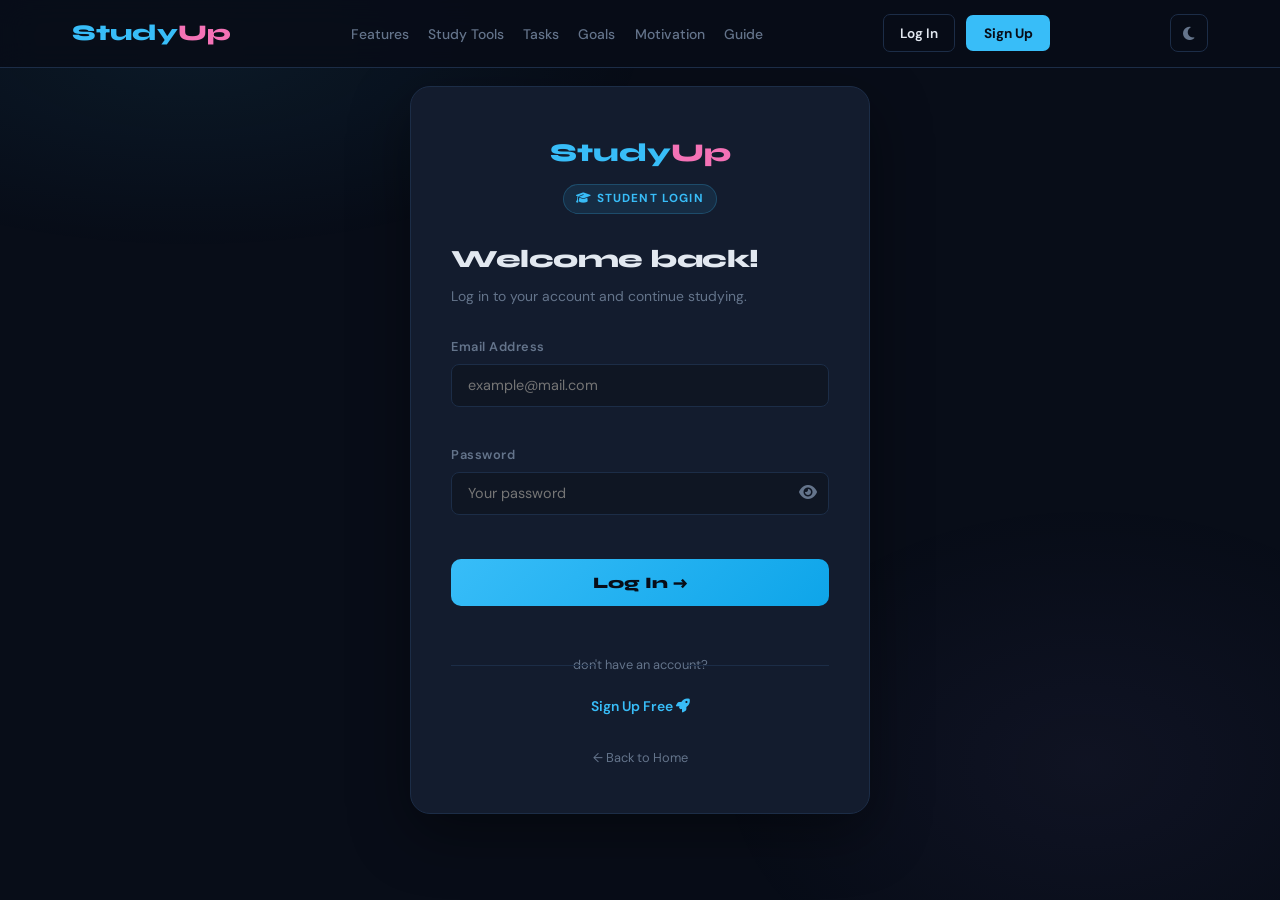
<file: pages/login.html>
<!DOCTYPE html>
<html lang="en">
<head>
  <meta charset="UTF-8"/>
  <meta name="description" content="StudyUp Login"/>
  <meta name="robots" content="noindex, nofollow"/>
  <meta name="viewport" content="width=device-width, initial-scale=1.0"/>
  <title>Log In – StudyUp</title>
  <link href="https://fonts.googleapis.com/css2?family=Syne:wght@400;700;800&family=DM+Sans:wght@300;400;500&display=swap" rel="stylesheet"/>
  <link rel="stylesheet" href="../assets/css/style.css"/>
  <link rel="stylesheet" href="../assets/css/responsive.css"/>
  <link rel="stylesheet" href="https://cdnjs.cloudflare.com/ajax/libs/font-awesome/6.5.0/css/all.min.css"/>
  <link rel="icon" type="image/png" href="../assets/img/favicon.png"/>
  <style>
    .field-error { color:#f87171; font-size:.78rem; margin-top:4px; display:block; min-height:16px; }
    .input-error  { border-color:#f87171 !important; box-shadow:0 0 0 3px rgba(248,113,113,.15) !important; }
    .input-ok     { border-color:#34d399 !important; box-shadow:0 0 0 3px rgba(52,211,153,.15) !important; }
    .auth-submit  { transition: background .25s, color .25s, border-color .25s; }
    .auth-submit.btn-success { background:#34d399 !important; color:#000 !important; border-color:#34d399 !important; }
    .auth-submit.btn-error   { background:#f87171 !important; color:#fff !important; border-color:#f87171 !important; }
  </style>
</head>
<body>

  <!-- NAVBAR -->
  <nav id="navbar">
    <div class="nav-inner">
      <a href="../index.html" class="logo">Study<span>Up</span></a>
      <ul class="nav-links">
        <li><a href="features.html">Features</a></li>
        <li><a href="study-tools.html">Study Tools</a></li>
        <li><a href="tasks.html">Tasks</a></li>
        <li><a href="goals.html">Goals</a></li>
        <li><a href="motivation.html">Motivation</a></li>
        <li><a href="guide.html">Guide</a></li>
      </ul>
      <div class="nav-auth" id="nav-auth">
        <a href="login.html" class="btn-ghost" id="nav-login-btn">Log In</a>
        <a href="register.html" class="btn-solid" id="nav-signup-btn">Sign Up</a>
        <div class="user-menu" id="user-menu" style="display:none;align-items:center;gap:.75rem;">
          <span id="user-name-el" style="font-size:.85rem;color:var(--blue);font-weight:600;"></span>
          <button onclick="authLogout()" class="btn-ghost">Log Out</button>
        </div>
      </div>
      <button id="theme-toggle-btn" aria-label="Toggle theme"><i class="fa-solid fa-moon"></i></button>
      <button class="hamburger" id="hamburger-btn" aria-label="Menu">
        <span></span><span></span><span></span>
      </button>
    </div>
  </nav>

  <!-- MOBILE MENU -->
  <div class="mobile-menu" id="mobile-menu">
    <a href="features.html">Features</a>
    <a href="study-tools.html">Study Tools</a>
    <a href="tasks.html">Tasks</a>
    <a href="goals.html">Goals</a>
    <a href="motivation.html">Motivation</a>
    <a href="guide.html">Guide</a>
    <div class="mobile-auth">
      <a href="login.html" class="btn-ghost">Log In</a>
      <a href="register.html" class="btn-solid">Sign Up</a>
    </div>
  </div>

  <!-- LOGIN CARD -->
  <div class="auth-page">
    <div class="auth-card">
      <div class="auth-logo">Study<span>Up</span></div>
      <div style="text-align:center">
        <span class="auth-role-badge"><i class="fa-solid fa-graduation-cap"></i> Student Login</span>
      </div>
      <h2>Welcome back!</h2>
      <p>Log in to your account and continue studying.</p>

      <form id="login-form" novalidate>
        <div class="form-group">
          <label for="auth-email">Email Address</label>
          <input type="email" id="auth-email" placeholder="example@mail.com" autocomplete="email" required/>
          <span class="field-error" id="err-email"></span>
        </div>
        <div class="form-group">
          <label for="auth-password">Password</label>
          <div style="position:relative">
            <input type="password" id="auth-password" placeholder="Your password" style="padding-right:2.8rem" autocomplete="current-password" required/>
            <button type="button" class="toggle-password" data-target="auth-password"
              style="position:absolute;right:.75rem;top:50%;transform:translateY(-50%);background:none;border:none;cursor:pointer;font-size:1rem">
              <i class="fa-solid fa-eye"></i>
            </button>
          </div>
          <span class="field-error" id="err-password"></span>
        </div>
        <button type="submit" class="auth-submit" id="login-submit-btn">Log In →</button>
        <p id="auth-message" style="margin-top:.75rem;font-size:.9rem;text-align:center;min-height:1.2em;"></p>
      </form>

      <div class="auth-divider">don't have an account?</div>
      <p class="auth-switch"><a href="register.html">Sign Up Free <i class="fa-solid fa-rocket"></i></a></p>
      <a href="../index.html" class="back-home">← Back to Home</a>
    </div>
  </div>

  <button id="scroll-top" aria-label="Scroll to top">↑</button>

  <script src="../assets/js/main.js"></script>
  <script>
    /* Zaten giriş yapmışsa ana sayfaya at */
    (function(){
      var user = null;
      try { user = JSON.parse(sessionStorage.getItem('studyup_user')); } catch(e){}
      if (user) { window.location.href = '../index.html'; }
    })();

    function authLogout() { sessionStorage.removeItem('studyup_user'); window.location.reload(); }

    /* Şifre göster/gizle */
    document.querySelectorAll('.toggle-password').forEach(function(btn){
      btn.addEventListener('click', function(){
        var el = document.getElementById(btn.getAttribute('data-target'));
        if (!el) return;
        el.type = (el.type === 'password') ? 'text' : 'password';
        btn.innerHTML = (el.type === 'password')
          ? '<i class="fa-solid fa-eye"></i>'
          : '<i class="fa-solid fa-eye-slash"></i>';
      });
    });

    /* Validasyon yardımcıları */
    function setErr(inputId, errId, msg) {
      var el = document.getElementById(inputId), er = document.getElementById(errId);
      if (el) { el.classList.add('input-error'); el.classList.remove('input-ok'); }
      if (er) er.textContent = msg;
    }
    function setOk(inputId, errId) {
      var el = document.getElementById(inputId), er = document.getElementById(errId);
      if (el) { el.classList.remove('input-error'); el.classList.add('input-ok'); }
      if (er) er.textContent = '';
    }
    function attachLive(inputId, errId, fn) {
      var el = document.getElementById(inputId); if (!el) return;
      var touched = false;
      el.addEventListener('blur',  function(){ touched = true; fn(); });
      el.addEventListener('input', function(){ if (touched) fn(); });
    }
    function validateEmail() {
      var v = document.getElementById('auth-email').value.trim();
      if (!v) { setErr('auth-email','err-email','Email cannot be empty.'); return false; }
      if (!/^[^\s@]+@[^\s@]+\.[^\s@]+$/.test(v)) { setErr('auth-email','err-email','Please enter a valid email.'); return false; }
      setOk('auth-email','err-email'); return true;
    }
    function validatePass() {
      var v = document.getElementById('auth-password').value;
      if (!v) { setErr('auth-password','err-password','Password cannot be empty.'); return false; }
      setOk('auth-password','err-password'); return true;
    }
    attachLive('auth-email',    'err-email',    validateEmail);
    attachLive('auth-password', 'err-password', validatePass);

    /* Form gönder → PHP'ye fetch */
    document.getElementById('login-form').addEventListener('submit', function(e){
      e.preventDefault();
      if (!validateEmail() | !validatePass()) return;

      var btn   = document.getElementById('login-submit-btn');
      var msgEl = document.getElementById('auth-message');
      btn.disabled = true;
      btn.textContent = 'Please wait...';
      msgEl.textContent = '';

      var email = document.getElementById('auth-email').value.trim();
      var pass  = document.getElementById('auth-password').value;

      fetch('http://localhost/StudyUp/php/login.php', {
        method:  'POST',
        headers: { 'Content-Type': 'application/json' },
        body:    JSON.stringify({ email: email, password: pass })
      })
      .then(function(res){ return res.json(); })
      .then(function(data){
        if (data.success) {
          btn.classList.add('btn-success');
          btn.textContent = '✓ Welcome!';
          msgEl.style.color = '#34d399';
          msgEl.textContent = data.message;
          var userInfo = { name: (data.name || email), email: email };
          sessionStorage.setItem('studyup_user', JSON.stringify(userInfo));
          setTimeout(function(){ window.location.href = '../index.html'; }, 1200);
        } else {
          btn.classList.add('btn-error');
          btn.textContent = '✗ Login Failed';
          msgEl.style.color = '#f87171';
          msgEl.textContent = data.message || 'Incorrect email or password.';
          document.getElementById('auth-password').value = '';
          setTimeout(function(){
            btn.classList.remove('btn-error');
            btn.textContent = 'Log In →';
            btn.disabled = false;
          }, 2500);
        }
      })
      .catch(function(err){
        msgEl.style.color = '#f87171';
        msgEl.textContent = '⚠️ Sunucuya baglanilamiyor. XAMPP calisiyor mu?';
        btn.textContent = 'Log In →';
        btn.disabled = false;
      });
    });
  </script>
</body>
</html>
</file>
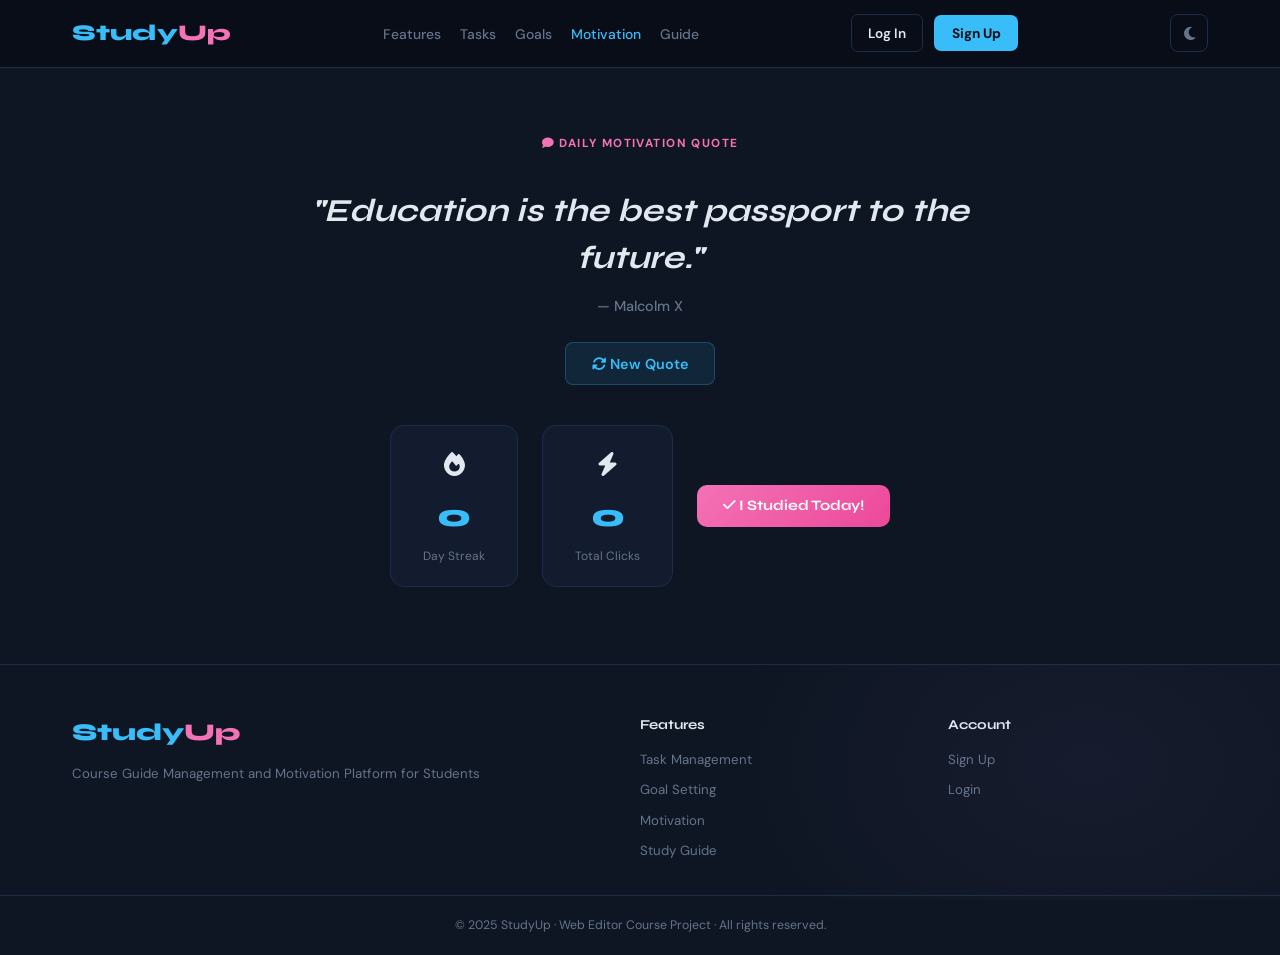
<file: pages/motivation.html>
<!DOCTYPE html>
<html lang="en">
<head>
  <meta charset="UTF-8"/>
    <meta name="description" content="StudyUp Motivation – stay motivated and on track with your studies."/>
    <meta name="robots" content="index, follow"/>
  <meta name="viewport" content="width=device-width, initial-scale=1.0"/>
  <title>Motivation – StudyUp</title>
  <link href="https://fonts.googleapis.com/css2?family=Syne:wght@400;700;800&family=DM+Sans:wght@300;400;500&display=swap" rel="stylesheet"/>
  <link rel="stylesheet" href="../assets/css/style.css"/>
  <link rel="stylesheet" href="https://cdnjs.cloudflare.com/ajax/libs/font-awesome/6.5.0/css/all.min.css"/>
  <link rel="icon" type="image/png" href="../assets/img/favicon.png"/>
  <link rel="canonical" href="https://hasretkaya23.github.io/webportfolio/pages/motivation.html"/>
  <meta property="og:type" content="website"/>
  <meta property="og:url" content="https://hasretkaya23.github.io/webportfolio/pages/motivation.html"/>
  <meta property="og:title" content="Motivation – StudyUp"/>
  <meta property="og:description" content="StudyUp Motivation – stay motivated and on track with your studies."/>
  <meta property="og:image" content="https://hasretkaya23.github.io/webportfolio/assets/img/og-cover.jpg"/>
  <meta name="twitter:card" content="summary_large_image"/>
  <meta name="twitter:title" content="Motivation – StudyUp"/>
  <meta name="twitter:description" content="StudyUp Motivation – stay motivated and on track with your studies."/>
  <meta name="twitter:image" content="https://hasretkaya23.github.io/webportfolio/assets/img/og-cover.jpg"/>
  <link rel="stylesheet" href="../assets/css/responsive.css"/>
</head>
<body>

  <nav id="navbar">
    <div class="nav-inner">
      <a href="../index.html" class="logo">Study<span>Up</span></a>
      <ul class="nav-links">
        <li><a href="features.html">Features</a></li>
        <li><a href="tasks.html">Tasks</a></li>
        <li><a href="goals.html">Goals</a></li>
        <li><a href="motivation.html">Motivation</a></li>
        <li><a href="guide.html">Guide</a></li>
      </ul>
      <div class="nav-auth" id="nav-auth">
        <a href="login.html" class="btn-ghost" id="nav-login-btn">Log In</a>
        <a href="register.html" class="btn-solid" id="nav-signup-btn">Sign Up</a>
        <div class="user-menu" id="user-menu" style="display:none;align-items:center;gap:.75rem;">
          <span id="user-name-el" style="font-size:.85rem;color:var(--blue);font-weight:600;"></span>
          <button onclick="authLogout()" class="btn-ghost">Log Out</button>
        </div>
      </div>
      <button id="theme-toggle-btn" aria-label="Toggle theme" title="Toggle Dark/Light Mode"><i class="fa-solid fa-moon"></i></button>
      <button class="hamburger" id="hamburger-btn" aria-label="Menu">
        <span></span><span></span><span></span>
      </button>
    </div>
  </nav>
  <div class="mobile-menu" id="mobile-menu">
    <a href="features.html">Features</a>
    <a href="tasks.html">Tasks</a>
    <a href="goals.html">Goals</a>
    <a href="motivation.html">Motivation</a>
    <a href="guide.html">Guide</a>
    <div class="mobile-auth">
      <a href="login.html" class="btn-ghost">Log In</a>
      <a href="register.html" class="btn-solid">Sign Up</a>
    </div>
  </div>

  <section style="padding:clamp(6rem,10vw,9rem) clamp(1.2rem,6%,6%) clamp(3rem,6vw,5rem); background:var(--surface);">
    <div class="motivasyon-inner reveal">
      <span class="section-label"><i class="fa-solid fa-comment"></i> Daily Motivation Quote</span>
      <div class="quote-big" id="quote-text">"Success is the sum of small efforts repeated every day."</div>
      <div class="quote-author-big" id="quote-author">— Robert Collier</div>
      <button class="btn-quote-refresh" id="quote-btn"><i class="fa-solid fa-rotate"></i> New Quote</button>
      <div class="streak-wrap">
        <div class="streak-box">
          <span class="streak-fire"><i class="fa-solid fa-fire"></i></span>
          <span class="streak-count" id="streak-count">0</span>
          <span class="streak-label">Day Streak</span>
        </div>
        <div class="streak-box">
          <span class="streak-fire"><i class="fa-solid fa-bolt"></i></span>
          <span class="streak-count" id="total-count">0</span>
          <span class="streak-label">Total Clicks</span>
        </div>
        <button class="counter-btn" id="study-btn"><i class="fa-solid fa-check"></i> I Studied Today!</button>
      </div>
    </div>
  </section>

  <footer>
    <div class="footer-inner">
      <div class="footer-brand">
        <div class="logo">Study<span>Up</span></div>
        <p>Course Guide Management and Motivation Platform for Students</p>
      </div>
      <div class="footer-links-group">
        <h5>Features</h5>
        <a href="tasks.html">Task Management</a>
        <a href="goals.html">Goal Setting</a>
        <a href="motivation.html">Motivation</a>
        <a href="guide.html">Study Guide</a>
      </div>
      <div class="footer-links-group">
        <h5>Account</h5>
        <a href="register.html">Sign Up</a>
        <a href="login.html">Login</a>
      </div>
    </div>
    <div class="footer-bottom">
      <p>© 2025 StudyUp · Web Editor Course Project · All rights reserved.</p>
    </div>
  </footer>

  <button id="scroll-top" aria-label="Scroll to top">↑</button>
  <script src="../assets/js/main.js"></script>
  <script>
    (function(){
      var user = null;
      try { user = JSON.parse(sessionStorage.getItem("studyup_user")); } catch(e){}
      var loginBtn  = document.getElementById("nav-login-btn");
      var signupBtn = document.getElementById("nav-signup-btn");
      var userMenu  = document.getElementById("user-menu");
      var userNameEl= document.getElementById("user-name-el");
      if (user) {
        if (loginBtn)  loginBtn.style.display  = "none";
        if (signupBtn) signupBtn.style.display  = "none";
        if (userMenu)  userMenu.style.display   = "flex";
        if (userNameEl) userNameEl.textContent  = user.name || user.email;
      }
    })();
    function authLogout() {
      sessionStorage.removeItem("studyup_user");
      window.location.reload();
    }
  </script>
</body>
</html>
</file>
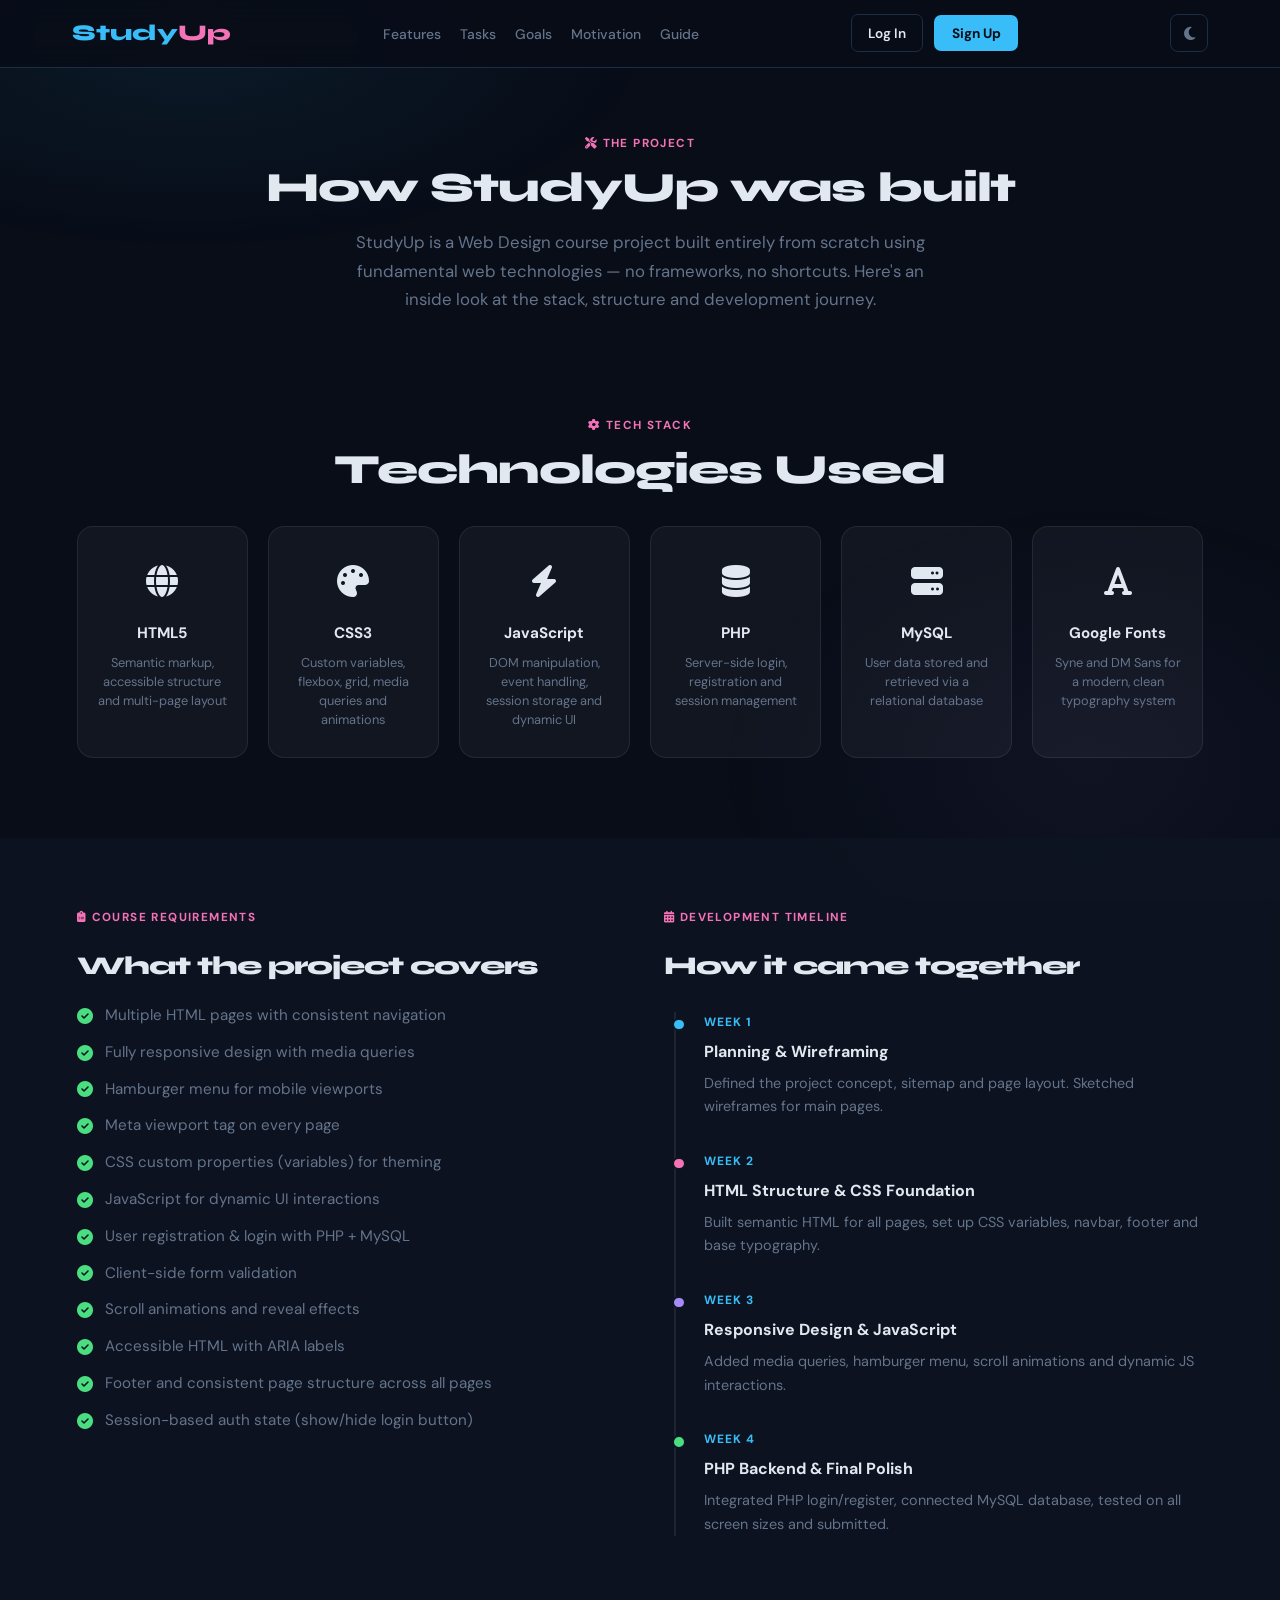
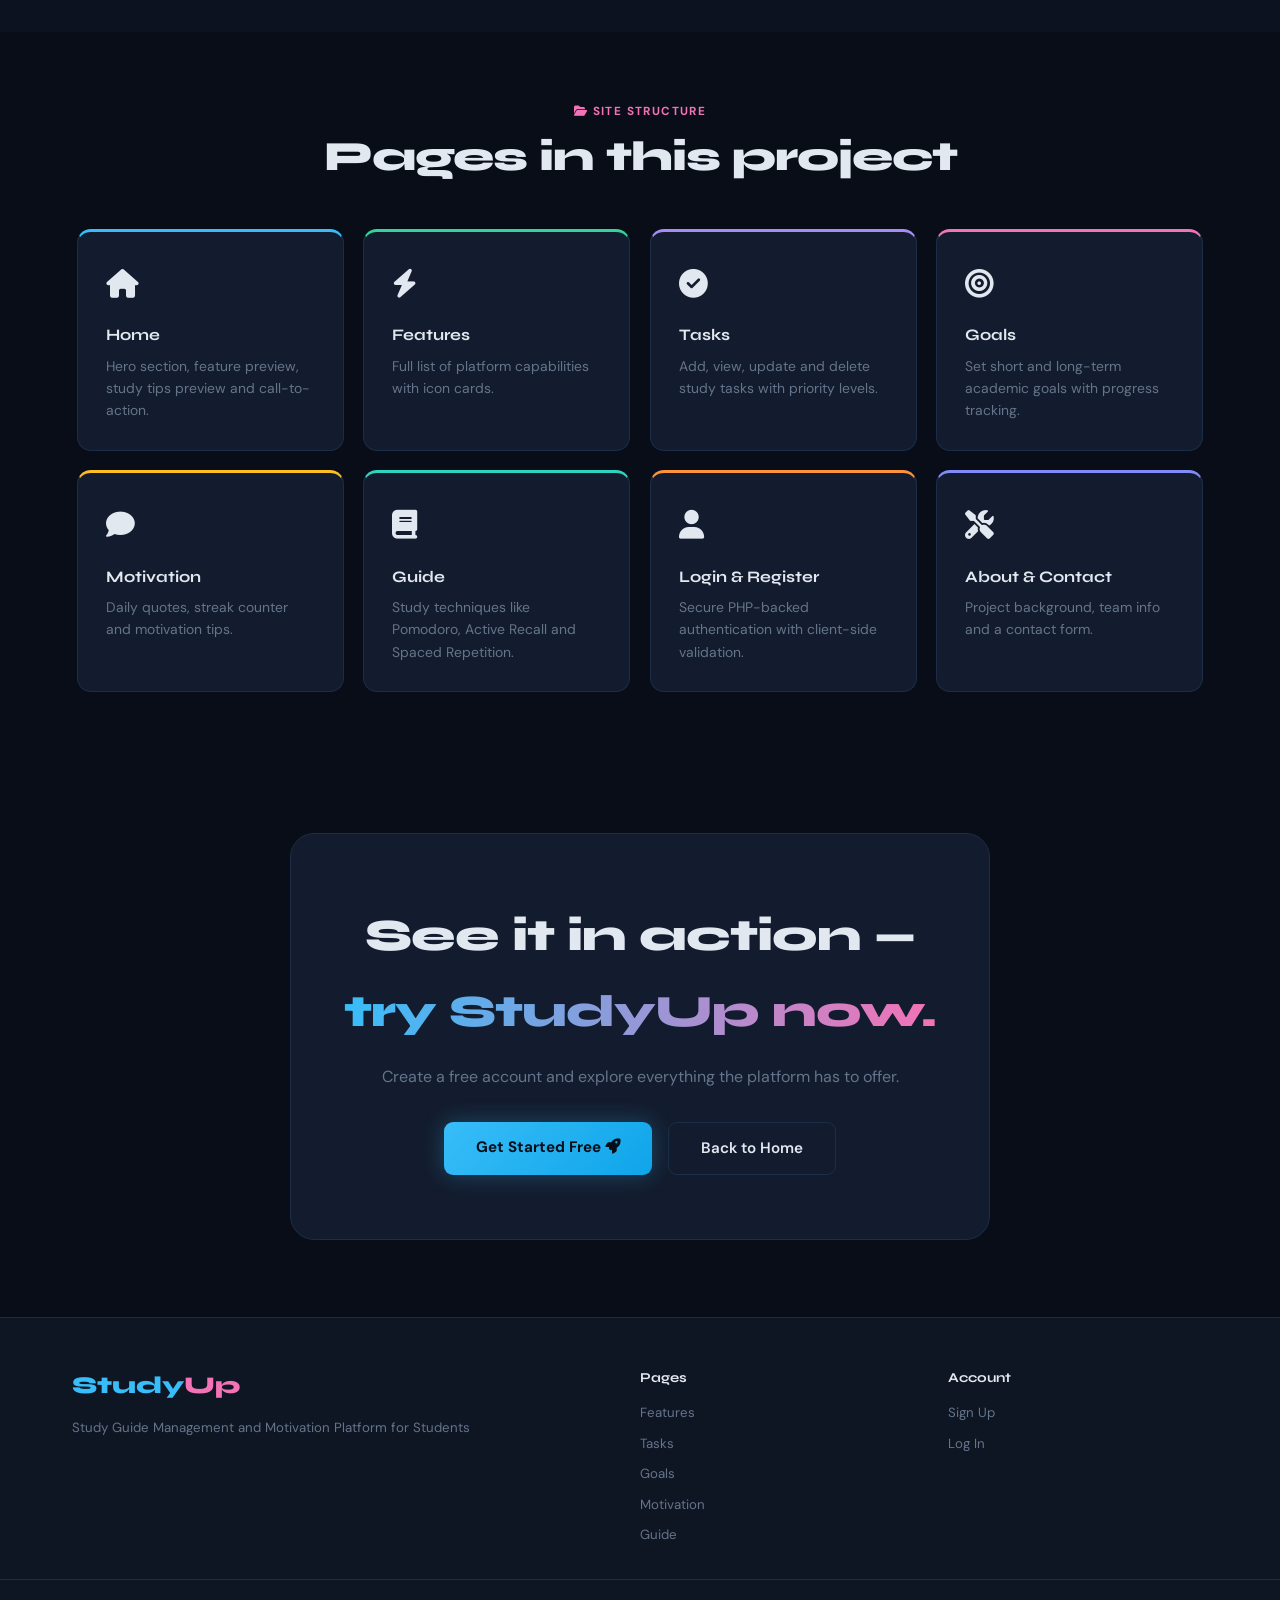
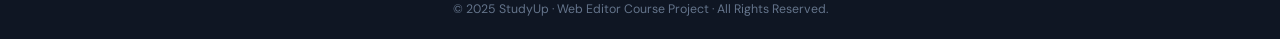
<file: pages/project.html>
<!DOCTYPE html>
<html lang="en">
<head>
  <meta charset="UTF-8"/>
    <meta name="robots" content="index, follow"/>
  <meta name="viewport" content="width=device-width, initial-scale=1.0"/>
  <meta name="description" content="Learn about the StudyUp project – its technologies, development process and course background."/>
  <meta name="keywords" content="StudyUp, project, web design, course, HTML, CSS, JavaScript, PHP"/>
  <title>Project – StudyUp</title>
  <link href="https://fonts.googleapis.com/css2?family=Syne:wght@400;700;800&family=DM+Sans:wght@300;400;500&display=swap" rel="stylesheet"/>
  <link rel="stylesheet" href="../assets/css/style.css"/>
  <style>
    .tech-grid {
      display: grid;
      grid-template-columns: repeat(auto-fit, minmax(160px, 1fr));
      gap: 1.25rem;
      margin-top: 2rem;
    }
    .tech-card {
      background: rgba(255,255,255,.04);
      border: 1px solid rgba(255,255,255,.08);
      border-radius: 1rem;
      padding: 1.75rem 1.25rem;
      text-align: center;
      transition: border-color .2s, transform .2s;
    }
    .tech-card:hover {
      border-color: var(--blue);
      transform: translateY(-3px);
    }
    .tech-icon {
      font-size: 2rem;
      margin-bottom: .75rem;
    }
    .tech-name {
      font-weight: 700;
      font-size: .95rem;
      color: var(--text);
    }
    .tech-desc {
      font-size: .8rem;
      color: var(--muted);
      margin-top: .35rem;
      line-height: 1.5;
    }
    .timeline {
      position: relative;
      padding-left: 2.5rem;
      margin-top: 2rem;
    }
    .timeline::before {
      content: '';
      position: absolute;
      left: .6rem;
      top: 0; bottom: 0;
      width: 2px;
      background: rgba(255,255,255,.08);
    }
    .timeline-item {
      position: relative;
      margin-bottom: 2rem;
    }
    .timeline-dot {
      position: absolute;
      left: -2rem;
      top: .35rem;
      width: .85rem;
      height: .85rem;
      border-radius: 50%;
      background: var(--blue);
      border: 2px solid #0f1623;
    }
    .timeline-label {
      font-size: .75rem;
      color: var(--blue);
      font-weight: 700;
      text-transform: uppercase;
      letter-spacing: .08em;
      margin-bottom: .35rem;
    }
    .timeline-title {
      font-weight: 700;
      color: var(--text);
      margin-bottom: .4rem;
      font-size: 1rem;
    }
    .timeline-text {
      color: var(--muted);
      font-size: .9rem;
      line-height: 1.65;
    }
    .checklist {
      list-style: none;
      padding: 0;
      margin: 0;
      display: flex;
      flex-direction: column;
      gap: .75rem;
    }
    .checklist li {
      display: flex;
      align-items: flex-start;
      gap: .75rem;
      font-size: .95rem;
      color: var(--muted);
      line-height: 1.5;
    }
    .checklist li span.check {
      color: #4ade80;
      font-size: 1rem;
      flex-shrink: 0;
      margin-top: .05rem;
    }
  </style>
  <link rel="stylesheet" href="https://cdnjs.cloudflare.com/ajax/libs/font-awesome/6.5.0/css/all.min.css"/>
  <link rel="icon" type="image/png" href="../assets/img/favicon.png"/>
  <link rel="canonical" href="https://hasretkaya23.github.io/webportfolio/pages/project.html"/>
  <meta property="og:type" content="website"/>
  <meta property="og:url" content="https://hasretkaya23.github.io/webportfolio/pages/project.html"/>
  <meta property="og:title" content="Project – StudyUp"/>
  <meta property="og:description" content="StudyUp Project – technical details and development overview."/>
  <meta property="og:image" content="https://hasretkaya23.github.io/webportfolio/assets/img/og-cover.jpg"/>
  <meta name="twitter:card" content="summary_large_image"/>
  <meta name="twitter:title" content="Project – StudyUp"/>
  <meta name="twitter:description" content="StudyUp Project – technical details and development overview."/>
  <meta name="twitter:image" content="https://hasretkaya23.github.io/webportfolio/assets/img/og-cover.jpg"/>
  <link rel="stylesheet" href="../assets/css/responsive.css"/>
</head>
<body>

  <nav id="navbar">
    <div class="nav-inner">
      <a href="../index.html" class="logo">Study<span>Up</span></a>
      <ul class="nav-links">
        <li><a href="features.html">Features</a></li>
        <li><a href="tasks.html">Tasks</a></li>
        <li><a href="goals.html">Goals</a></li>
        <li><a href="motivation.html">Motivation</a></li>
        <li><a href="guide.html">Guide</a></li>
      </ul>
      <div class="nav-auth" id="nav-auth">
        <a href="login.html" class="btn-ghost" id="nav-login-btn">Log In</a>
        <a href="register.html" class="btn-solid" id="nav-signup-btn">Sign Up</a>
        <div class="user-menu" id="user-menu" style="display:none;align-items:center;gap:.75rem;">
          <span id="user-name-el" style="font-size:.85rem;color:var(--blue);font-weight:600;"></span>
          <button onclick="authLogout()" class="btn-ghost">Log Out</button>
        </div>
      </div>
      <button id="theme-toggle-btn" aria-label="Toggle theme" title="Toggle Dark/Light Mode"><i class="fa-solid fa-moon"></i></button>
      <button class="hamburger" id="hamburger-btn" aria-label="Menu">
        <span></span><span></span><span></span>
      </button>
    </div>
  </nav>

  <div class="mobile-menu" id="mobile-menu">
    <a href="features.html">Features</a>
    <a href="tasks.html">Tasks</a>
    <a href="goals.html">Goals</a>
    <a href="motivation.html">Motivation</a>
    <a href="guide.html">Guide</a>
    <div class="mobile-auth">
      <a href="login.html" class="btn-ghost">Log In</a>
      <a href="register.html" class="btn-solid">Sign Up</a>
    </div>
  </div>

  <!-- HEADER -->
  <section style="padding:clamp(6rem,10vw,9rem) clamp(1.2rem,6%,6%) 4rem; max-width:1200px; margin:0 auto; text-align:center;">
    <div class="section-head reveal">
      <span class="section-label"><i class="fa-solid fa-screwdriver-wrench"></i> The Project</span>
      <h2 class="section-title">How StudyUp was built</h2>
      <p style="max-width:600px; margin:1rem auto 0; color:var(--muted); font-size:1.05rem; line-height:1.7;">
        StudyUp is a Web Design course project built entirely from scratch using fundamental web technologies — no frameworks, no shortcuts. Here's an inside look at the stack, structure and development journey.
      </p>
    </div>
  </section>

  <!-- TECHNOLOGIES -->
  <section style="padding:2rem 6% 5rem;">
    <div style="max-width:1200px; margin:0 auto;">
      <div class="section-head reveal" style="margin-bottom:0;">
        <span class="section-label"><i class="fa-solid fa-gear"></i> Tech Stack</span>
        <h2 class="section-title">Technologies Used</h2>
      </div>
      <div class="tech-grid reveal">
        <div class="tech-card">
          <div class="tech-icon"><i class="fa-solid fa-globe"></i></div>
          <div class="tech-name">HTML5</div>
          <div class="tech-desc">Semantic markup, accessible structure and multi-page layout</div>
        </div>
        <div class="tech-card">
          <div class="tech-icon"><i class="fa-solid fa-palette"></i></div>
          <div class="tech-name">CSS3</div>
          <div class="tech-desc">Custom variables, flexbox, grid, media queries and animations</div>
        </div>
        <div class="tech-card">
          <div class="tech-icon"><i class="fa-solid fa-bolt"></i></div>
          <div class="tech-name">JavaScript</div>
          <div class="tech-desc">DOM manipulation, event handling, session storage and dynamic UI</div>
        </div>
        <div class="tech-card">
          <div class="tech-icon"><i class="fa-solid fa-database"></i></div>
          <div class="tech-name">PHP</div>
          <div class="tech-desc">Server-side login, registration and session management</div>
        </div>
        <div class="tech-card">
          <div class="tech-icon"><i class="fa-solid fa-server"></i></div>
          <div class="tech-name">MySQL</div>
          <div class="tech-desc">User data stored and retrieved via a relational database</div>
        </div>
        <div class="tech-card">
          <div class="tech-icon"><i class="fa-solid fa-font"></i></div>
          <div class="tech-name">Google Fonts</div>
          <div class="tech-desc">Syne and DM Sans for a modern, clean typography system</div>
        </div>
      </div>
    </div>
  </section>

  <!-- PROJECT REQUIREMENTS + TIMELINE -->
  <section style="padding:4rem 6%; background:rgba(15,22,35,.7);">
    <div style="max-width:1200px; margin:0 auto;">
      <div style="display:grid; grid-template-columns:1fr 1fr; gap:3rem; align-items:start;">

        <!-- Requirements checklist -->
        <div class="reveal">
          <span class="section-label"><i class="fa-solid fa-clipboard-list"></i> Course Requirements</span>
          <h2 class="section-title" style="font-size:1.6rem; margin-top:.75rem; margin-bottom:1.5rem;">What the project covers</h2>
          <ul class="checklist">
            <li><span class="check"><i class="fa-solid fa-circle-check"></i></span> Multiple HTML pages with consistent navigation</li>
            <li><span class="check"><i class="fa-solid fa-circle-check"></i></span> Fully responsive design with media queries</li>
            <li><span class="check"><i class="fa-solid fa-circle-check"></i></span> Hamburger menu for mobile viewports</li>
            <li><span class="check"><i class="fa-solid fa-circle-check"></i></span> Meta viewport tag on every page</li>
            <li><span class="check"><i class="fa-solid fa-circle-check"></i></span> CSS custom properties (variables) for theming</li>
            <li><span class="check"><i class="fa-solid fa-circle-check"></i></span> JavaScript for dynamic UI interactions</li>
            <li><span class="check"><i class="fa-solid fa-circle-check"></i></span> User registration &amp; login with PHP + MySQL</li>
            <li><span class="check"><i class="fa-solid fa-circle-check"></i></span> Client-side form validation</li>
            <li><span class="check"><i class="fa-solid fa-circle-check"></i></span> Scroll animations and reveal effects</li>
            <li><span class="check"><i class="fa-solid fa-circle-check"></i></span> Accessible HTML with ARIA labels</li>
            <li><span class="check"><i class="fa-solid fa-circle-check"></i></span> Footer and consistent page structure across all pages</li>
            <li><span class="check"><i class="fa-solid fa-circle-check"></i></span> Session-based auth state (show/hide login button)</li>
          </ul>
        </div>

        <!-- Development timeline -->
        <div class="reveal">
          <span class="section-label"><i class="fa-solid fa-calendar-days"></i> Development Timeline</span>
          <h2 class="section-title" style="font-size:1.6rem; margin-top:.75rem; margin-bottom:.5rem;">How it came together</h2>
          <div class="timeline">
            <div class="timeline-item">
              <div class="timeline-dot"></div>
              <div class="timeline-label">Week 1</div>
              <div class="timeline-title">Planning &amp; Wireframing</div>
              <div class="timeline-text">Defined the project concept, sitemap and page layout. Sketched wireframes for main pages.</div>
            </div>
            <div class="timeline-item">
              <div class="timeline-dot" style="background:var(--pink);"></div>
              <div class="timeline-label">Week 2</div>
              <div class="timeline-title">HTML Structure &amp; CSS Foundation</div>
              <div class="timeline-text">Built semantic HTML for all pages, set up CSS variables, navbar, footer and base typography.</div>
            </div>
            <div class="timeline-item">
              <div class="timeline-dot" style="background:#a78bfa;"></div>
              <div class="timeline-label">Week 3</div>
              <div class="timeline-title">Responsive Design &amp; JavaScript</div>
              <div class="timeline-text">Added media queries, hamburger menu, scroll animations and dynamic JS interactions.</div>
            </div>
            <div class="timeline-item">
              <div class="timeline-dot" style="background:#4ade80;"></div>
              <div class="timeline-label">Week 4</div>
              <div class="timeline-title">PHP Backend &amp; Final Polish</div>
              <div class="timeline-text">Integrated PHP login/register, connected MySQL database, tested on all screen sizes and submitted.</div>
            </div>
          </div>
        </div>

      </div>
    </div>
  </section>

  <!-- PAGE STRUCTURE -->
  <section style="padding:clamp(2.5rem,5vw,5rem) clamp(1.2rem,6%,6%);">
    <div style="max-width:1200px; margin:0 auto;">
      <div class="section-head reveal" style="text-align:center; margin-bottom:3rem;">
        <span class="section-label"><i class="fa-solid fa-folder-open"></i> Site Structure</span>
        <h2 class="section-title">Pages in this project</h2>
      </div>
      <div class="features-grid stagger-children reveal" style="grid-template-columns:repeat(auto-fit,minmax(220px,1fr));">
        <div class="feat-card feat-blue">
          <div class="feat-icon"><i class="fa-solid fa-house"></i></div>
          <h3>Home</h3>
          <p>Hero section, feature preview, study tips preview and call-to-action.</p>
        </div>
        <div class="feat-card feat-green">
          <div class="feat-icon"><i class="fa-solid fa-bolt"></i></div>
          <h3>Features</h3>
          <p>Full list of platform capabilities with icon cards.</p>
        </div>
        <div class="feat-card feat-purple">
          <div class="feat-icon"><i class="fa-solid fa-circle-check"></i></div>
          <h3>Tasks</h3>
          <p>Add, view, update and delete study tasks with priority levels.</p>
        </div>
        <div class="feat-card feat-pink">
          <div class="feat-icon"><i class="fa-solid fa-bullseye"></i></div>
          <h3>Goals</h3>
          <p>Set short and long-term academic goals with progress tracking.</p>
        </div>
        <div class="feat-card feat-yellow">
          <div class="feat-icon"><i class="fa-solid fa-comment"></i></div>
          <h3>Motivation</h3>
          <p>Daily quotes, streak counter and motivation tips.</p>
        </div>
        <div class="feat-card feat-teal">
          <div class="feat-icon"><i class="fa-solid fa-book"></i></div>
          <h3>Guide</h3>
          <p>Study techniques like Pomodoro, Active Recall and Spaced Repetition.</p>
        </div>
        <div class="feat-card feat-orange">
          <div class="feat-icon"><i class="fa-solid fa-user"></i></div>
          <h3>Login &amp; Register</h3>
          <p>Secure PHP-backed authentication with client-side validation.</p>
        </div>
        <div class="feat-card feat-indigo">
          <div class="feat-icon"><i class="fa-solid fa-screwdriver-wrench"></i></div>
          <h3>About &amp; Contact</h3>
          <p>Project background, team info and a contact form.</p>
        </div>
      </div>
    </div>
  </section>

  <!-- CTA -->
  <section id="cta">
    <div class="cta-inner reveal">
      <h2>See it in action —<br/><span class="gradient-text">try StudyUp now.</span></h2>
      <p>Create a free account and explore everything the platform has to offer.</p>
      <div class="cta-btns">
        <a href="register.html" class="btn-primary">Get Started Free <i class="fa-solid fa-rocket"></i></a>
        <a href="../index.html" class="btn-outline">Back to Home</a>
      </div>
    </div>
  </section>

  <footer>
    <div class="footer-inner">
      <div class="footer-brand">
        <div class="logo">Study<span>Up</span></div>
        <p>Study Guide Management and Motivation Platform for Students</p>
      </div>
      <div class="footer-links-group">
        <h5>Pages</h5>
        <a href="features.html">Features</a>
        <a href="tasks.html">Tasks</a>
        <a href="goals.html">Goals</a>
        <a href="motivation.html">Motivation</a>
        <a href="guide.html">Guide</a>
      </div>
      <div class="footer-links-group">
        <h5>Account</h5>
        <a href="register.html">Sign Up</a>
        <a href="login.html">Log In</a>
      </div>
    </div>
    <div class="footer-bottom">
      <p>© 2025 StudyUp · Web Editor Course Project · All Rights Reserved.</p>
    </div>
  </footer>

  <button id="scroll-top" aria-label="Scroll to top">↑</button>
  <script src="../assets/js/main.js"></script>
  <script>
    (function(){
      var user = null;
      try { user = JSON.parse(sessionStorage.getItem("studyup_user")); } catch(e){}
      var loginBtn  = document.getElementById("nav-login-btn");
      var signupBtn = document.getElementById("nav-signup-btn");
      var userMenu  = document.getElementById("user-menu");
      var userNameEl= document.getElementById("user-name-el");
      if (user) {
        if (loginBtn)  loginBtn.style.display  = "none";
        if (signupBtn) signupBtn.style.display  = "none";
        if (userMenu)  userMenu.style.display   = "flex";
        if (userNameEl) userNameEl.textContent  = user.name || user.email;
      }
    })();
    function authLogout() {
      sessionStorage.removeItem("studyup_user");
      window.location.reload();
    }
  </script>
</body>
</html>
</file>
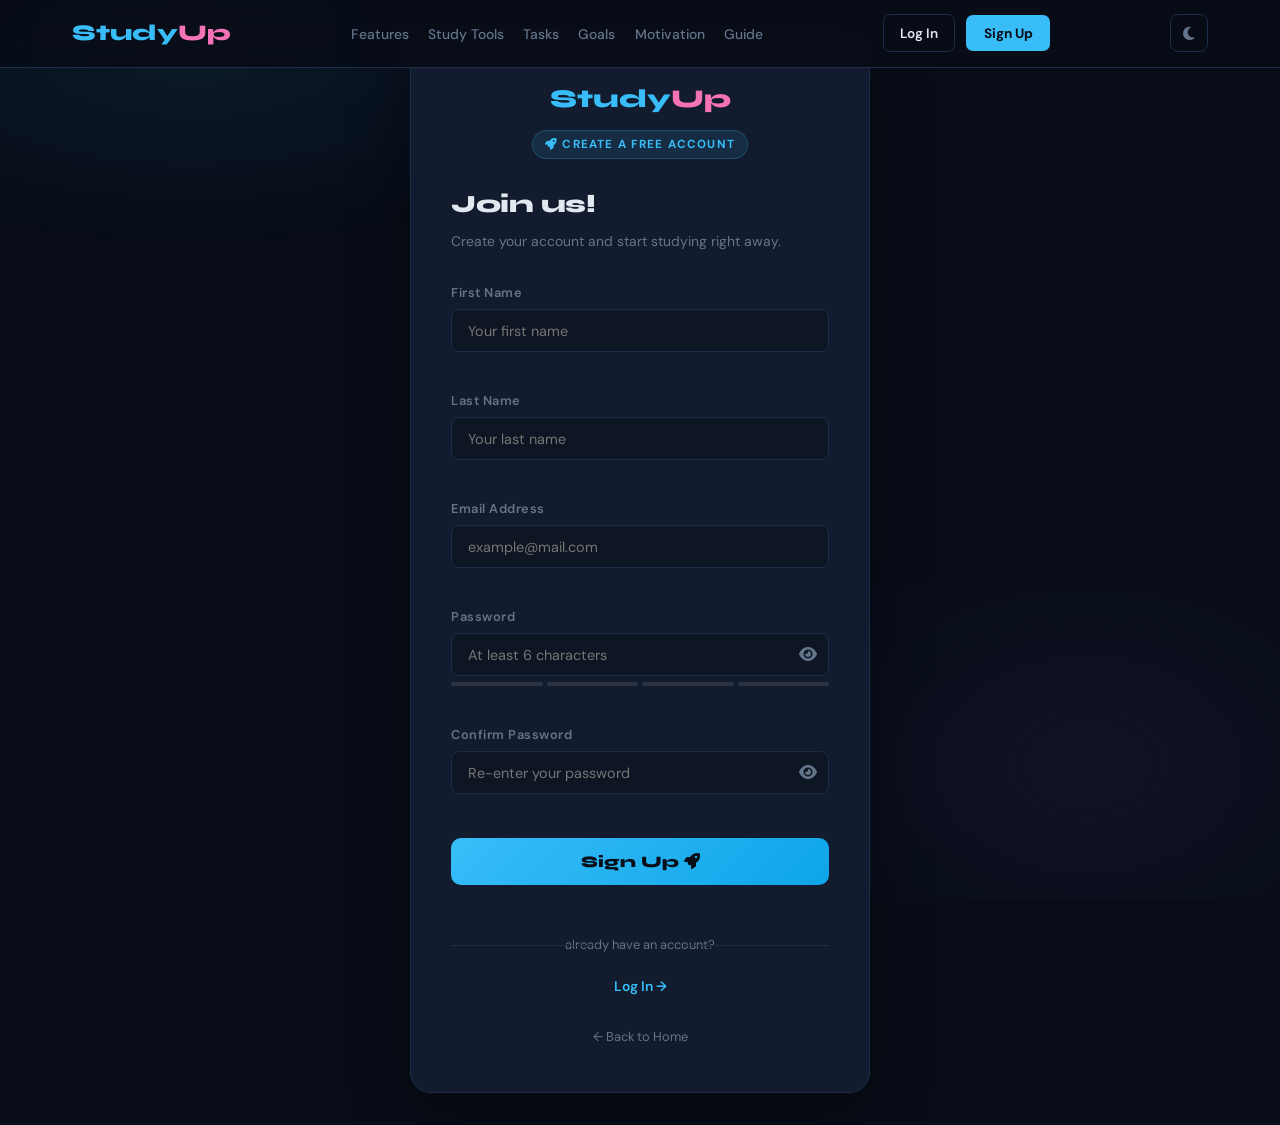
<file: pages/register.html>
<!DOCTYPE html>
<html lang="en">
<head>
  <meta charset="UTF-8"/>
  <meta name="description" content="StudyUp Register"/>
  <meta name="robots" content="noindex, nofollow"/>
  <meta name="viewport" content="width=device-width, initial-scale=1.0"/>
  <title>Sign Up – StudyUp</title>
  <link href="https://fonts.googleapis.com/css2?family=Syne:wght@400;700;800&family=DM+Sans:wght@300;400;500&display=swap" rel="stylesheet"/>
  <link rel="stylesheet" href="../assets/css/style.css"/>
  <link rel="stylesheet" href="../assets/css/responsive.css"/>
  <link rel="stylesheet" href="https://cdnjs.cloudflare.com/ajax/libs/font-awesome/6.5.0/css/all.min.css"/>
  <link rel="icon" type="image/png" href="../assets/img/favicon.png"/>
  <style>
    .field-error { color:#f87171; font-size:.78rem; margin-top:4px; display:block; min-height:16px; }
    .input-error  { border-color:#f87171 !important; box-shadow:0 0 0 3px rgba(248,113,113,.15) !important; }
    .input-ok     { border-color:#34d399 !important; box-shadow:0 0 0 3px rgba(52,211,153,.15) !important; }
    .auth-submit  { transition: background .25s, color .25s, border-color .25s; }
    .auth-submit.btn-success { background:#34d399 !important; color:#000 !important; border-color:#34d399 !important; }
    .auth-submit.btn-error   { background:#f87171 !important; color:#fff !important; border-color:#f87171 !important; }
    .strength-bars { display:flex; gap:4px; margin-top:6px; }
    .strength-bar  { flex:1; height:4px; border-radius:4px; background:rgba(255,255,255,.1); transition:background .3s; }
    .strength-label{ font-size:.72rem; margin-top:3px; }
  </style>
</head>
<body>

  <!-- NAVBAR -->
  <nav id="navbar">
    <div class="nav-inner">
      <a href="../index.html" class="logo">Study<span>Up</span></a>
      <ul class="nav-links">
        <li><a href="features.html">Features</a></li>
        <li><a href="study-tools.html">Study Tools</a></li>
        <li><a href="tasks.html">Tasks</a></li>
        <li><a href="goals.html">Goals</a></li>
        <li><a href="motivation.html">Motivation</a></li>
        <li><a href="guide.html">Guide</a></li>
      </ul>
      <div class="nav-auth" id="nav-auth">
        <a href="login.html" class="btn-ghost" id="nav-login-btn">Log In</a>
        <a href="register.html" class="btn-solid" id="nav-signup-btn">Sign Up</a>
        <div class="user-menu" id="user-menu" style="display:none;align-items:center;gap:.75rem;">
          <span id="user-name-el" style="font-size:.85rem;color:var(--blue);font-weight:600;"></span>
          <button onclick="authLogout()" class="btn-ghost">Log Out</button>
        </div>
      </div>
      <button id="theme-toggle-btn" aria-label="Toggle theme"><i class="fa-solid fa-moon"></i></button>
      <button class="hamburger" id="hamburger-btn" aria-label="Menu">
        <span></span><span></span><span></span>
      </button>
    </div>
  </nav>

  <!-- MOBILE MENU -->
  <div class="mobile-menu" id="mobile-menu">
    <a href="features.html">Features</a>
    <a href="study-tools.html">Study Tools</a>
    <a href="tasks.html">Tasks</a>
    <a href="goals.html">Goals</a>
    <a href="motivation.html">Motivation</a>
    <a href="guide.html">Guide</a>
    <div class="mobile-auth">
      <a href="login.html" class="btn-ghost">Log In</a>
      <a href="register.html" class="btn-solid">Sign Up</a>
    </div>
  </div>

  <!-- REGISTER CARD -->
  <div class="auth-page">
    <div class="auth-card">
      <div class="auth-logo">Study<span>Up</span></div>
      <div style="text-align:center">
        <span class="auth-role-badge"><i class="fa-solid fa-rocket"></i> Create a Free Account</span>
      </div>
      <h2>Join us!</h2>
      <p>Create your account and start studying right away.</p>

      <form id="register-form" novalidate>
        <div class="form-group">
          <label for="auth-ad">First Name</label>
          <input type="text" id="auth-ad" placeholder="Your first name" autocomplete="given-name" required/>
          <span class="field-error" id="err-ad"></span>
        </div>
        <div class="form-group">
          <label for="auth-soyad">Last Name</label>
          <input type="text" id="auth-soyad" placeholder="Your last name" autocomplete="family-name" required/>
          <span class="field-error" id="err-soyad"></span>
        </div>
        <div class="form-group">
          <label for="auth-email">Email Address</label>
          <input type="email" id="auth-email" placeholder="example@mail.com" autocomplete="email" required/>
          <span class="field-error" id="err-email"></span>
        </div>
        <div class="form-group">
          <label for="auth-password">Password</label>
          <div style="position:relative">
            <input type="password" id="auth-password" placeholder="At least 6 characters" style="padding-right:2.8rem" autocomplete="new-password" required/>
            <button type="button" class="toggle-password" data-target="auth-password"
              style="position:absolute;right:.75rem;top:50%;transform:translateY(-50%);background:none;border:none;cursor:pointer;font-size:1rem">
              <i class="fa-solid fa-eye"></i>
            </button>
          </div>
          <div class="strength-bars">
            <div class="strength-bar" id="sb1"></div>
            <div class="strength-bar" id="sb2"></div>
            <div class="strength-bar" id="sb3"></div>
            <div class="strength-bar" id="sb4"></div>
          </div>
          <div class="strength-label" id="strength-label"></div>
          <span class="field-error" id="err-password"></span>
        </div>
        <div class="form-group">
          <label for="auth-password2">Confirm Password</label>
          <div style="position:relative">
            <input type="password" id="auth-password2" placeholder="Re-enter your password" style="padding-right:2.8rem" autocomplete="new-password" required/>
            <button type="button" class="toggle-password" data-target="auth-password2"
              style="position:absolute;right:.75rem;top:50%;transform:translateY(-50%);background:none;border:none;cursor:pointer;font-size:1rem">
              <i class="fa-solid fa-eye"></i>
            </button>
          </div>
          <span class="field-error" id="err-password2"></span>
        </div>

        <button type="submit" class="auth-submit" id="register-submit-btn">
          Sign Up <i class="fa-solid fa-rocket"></i>
        </button>
        <p id="auth-message" style="margin-top:.75rem;font-size:.9rem;text-align:center;min-height:1.2em;"></p>
      </form>

      <div class="auth-divider">already have an account?</div>
      <p class="auth-switch"><a href="login.html">Log In →</a></p>
      <a href="../index.html" class="back-home">← Back to Home</a>
    </div>
  </div>

  <button id="scroll-top" aria-label="Scroll to top">↑</button>

  <script src="../assets/js/main.js"></script>
  <script>
    /* ── Nav auth durumu ── */
    (function(){
      var user = null;
      try { user = JSON.parse(sessionStorage.getItem('studyup_user')); } catch(e){}
      if (user) {
        var loginBtn  = document.getElementById('nav-login-btn');
        var signupBtn = document.getElementById('nav-signup-btn');
        var userMenu  = document.getElementById('user-menu');
        var userNameEl= document.getElementById('user-name-el');
        if (loginBtn)   loginBtn.style.display  = 'none';
        if (signupBtn)  signupBtn.style.display = 'none';
        if (userMenu)   userMenu.style.display  = 'flex';
        if (userNameEl) userNameEl.textContent  = user.name || user.email;
      }
    })();
    function authLogout() { sessionStorage.removeItem('studyup_user'); window.location.reload(); }

    /* ── Şifre göster/gizle ── */
    document.querySelectorAll('.toggle-password').forEach(function(btn){
      btn.addEventListener('click', function(){
        var el = document.getElementById(btn.getAttribute('data-target'));
        if (!el) return;
        el.type = (el.type === 'password') ? 'text' : 'password';
        btn.innerHTML = (el.type === 'password')
          ? '<i class="fa-solid fa-eye"></i>'
          : '<i class="fa-solid fa-eye-slash"></i>';
      });
    });

    /* ── Şifre gücü ── */
    document.getElementById('auth-password').addEventListener('input', function(){
      var v = this.value, score = 0;
      if (v.length >= 6) score++;
      if (v.length >= 10) score++;
      if (/[A-Z]/.test(v)) score++;
      if (/[0-9!@#$%^&*]/.test(v)) score++;
      var colors = ['','#f87171','#fbbf24','#34d399','#059669'];
      var labels = ['','Weak','Fair','Good','Strong'];
      ['sb1','sb2','sb3','sb4'].forEach(function(id, i){
        document.getElementById(id).style.background = i < score ? colors[score] : 'rgba(255,255,255,.1)';
      });
      var lbl = document.getElementById('strength-label');
      lbl.textContent = v.length ? labels[score] : '';
      lbl.style.color = v.length ? colors[score] : '';
    });

    /* ── Validasyon yardımcıları ── */
    function setErr(id, eid, msg) {
      var el = document.getElementById(id), er = document.getElementById(eid);
      if (el) { el.classList.add('input-error'); el.classList.remove('input-ok'); }
      if (er) er.textContent = msg;
    }
    function setOk(id, eid) {
      var el = document.getElementById(id), er = document.getElementById(eid);
      if (el) { el.classList.remove('input-error'); el.classList.add('input-ok'); }
      if (er) er.textContent = '';
    }
    function attachLive(inputId, errId, fn) {
      var el = document.getElementById(inputId); if (!el) return;
      var touched = false;
      el.addEventListener('blur',  function(){ touched = true; fn(); });
      el.addEventListener('input', function(){ if (touched) fn(); });
    }

    function vAd()    { var v=document.getElementById('auth-ad').value.trim(); if(!v){setErr('auth-ad','err-ad','First name required.');return false;} setOk('auth-ad','err-ad');return true; }
    function vSoyad() { var v=document.getElementById('auth-soyad').value.trim(); if(!v){setErr('auth-soyad','err-soyad','Last name required.');return false;} setOk('auth-soyad','err-soyad');return true; }
    function vEmail() {
      var v=document.getElementById('auth-email').value.trim();
      if(!v){setErr('auth-email','err-email','Email required.');return false;}
      if(!/^[^\s@]+@[^\s@]+\.[^\s@]+$/.test(v)){setErr('auth-email','err-email','Enter a valid email.');return false;}
      setOk('auth-email','err-email'); return true;
    }
    function vPass() {
      var v=document.getElementById('auth-password').value;
      if(!v){setErr('auth-password','err-password','Password required.');return false;}
      if(v.length<6){setErr('auth-password','err-password','At least 6 characters.');return false;}
      setOk('auth-password','err-password'); return true;
    }
    function vPass2() {
      var v=document.getElementById('auth-password2').value;
      var p=document.getElementById('auth-password').value;
      if(!v){setErr('auth-password2','err-password2','Please confirm password.');return false;}
      if(v!==p){setErr('auth-password2','err-password2','Passwords do not match.');return false;}
      setOk('auth-password2','err-password2'); return true;
    }

    attachLive('auth-ad',       'err-ad',        vAd);
    attachLive('auth-soyad',    'err-soyad',     vSoyad);
    attachLive('auth-email',    'err-email',     vEmail);
    attachLive('auth-password', 'err-password',  vPass);
    attachLive('auth-password2','err-password2', vPass2);

    /* ── Form gönder → PHP'ye fetch ── */
    document.getElementById('register-form').addEventListener('submit', function(e){
      e.preventDefault();

      var ok = vAd() & vSoyad() & vEmail() & vPass() & vPass2();
      var btn   = document.getElementById('register-submit-btn');
      var msgEl = document.getElementById('auth-message');

      if (!ok) {
        btn.classList.add('btn-error');
        btn.textContent = '✗ Fix errors';
        setTimeout(function(){
          btn.classList.remove('btn-error');
          btn.innerHTML = 'Sign Up <i class="fa-solid fa-rocket"></i>';
        }, 2000);
        return;
      }

      btn.disabled    = true;
      btn.textContent = 'Please wait...';
      msgEl.textContent = '';

      var ad       = document.getElementById('auth-ad').value.trim();
      var soyad    = document.getElementById('auth-soyad').value.trim();
      var email    = document.getElementById('auth-email').value.trim();
      var password = document.getElementById('auth-password').value;
      var password2= document.getElementById('auth-password2').value;

      fetch('http://localhost/StudyUp/php/register.php', {
        method:  'POST',
        headers: { 'Content-Type': 'application/json' },
        body:    JSON.stringify({
          ad:       ad,
          soyad:    soyad,
          email:    email,
          password: password,
          password2:password2,
          egitim_seviye: '',
          program: '',
          bolum:   '',
          sinif:   ''
        })
      })
      .then(function(res){ return res.json(); })
      .then(function(data){
        if (data.success) {
          btn.classList.add('btn-success');
          btn.textContent = '✓ Registered!';
          msgEl.style.color   = '#34d399';
          msgEl.textContent   = data.message || 'Account created! Redirecting...';
          setTimeout(function(){ window.location.href = 'login.html'; }, 1800);
        } else {
          btn.classList.add('btn-error');
          btn.textContent = '✗ Error';
          msgEl.style.color = '#f87171';
          msgEl.textContent = data.message || 'Something went wrong.';
          setTimeout(function(){
            btn.classList.remove('btn-error');
            btn.innerHTML = 'Sign Up <i class="fa-solid fa-rocket"></i>';
            btn.disabled  = false;
          }, 2500);
        }
      })
      .catch(function(err){
        msgEl.style.color = '#f87171';
        msgEl.textContent = '⚠️ Sunucuya bağlanılamadı: ' + err.message;
        btn.innerHTML = 'Sign Up <i class="fa-solid fa-rocket"></i>';
        btn.disabled  = false;
      });
    });
  </script>
</body>
</html>
</file>
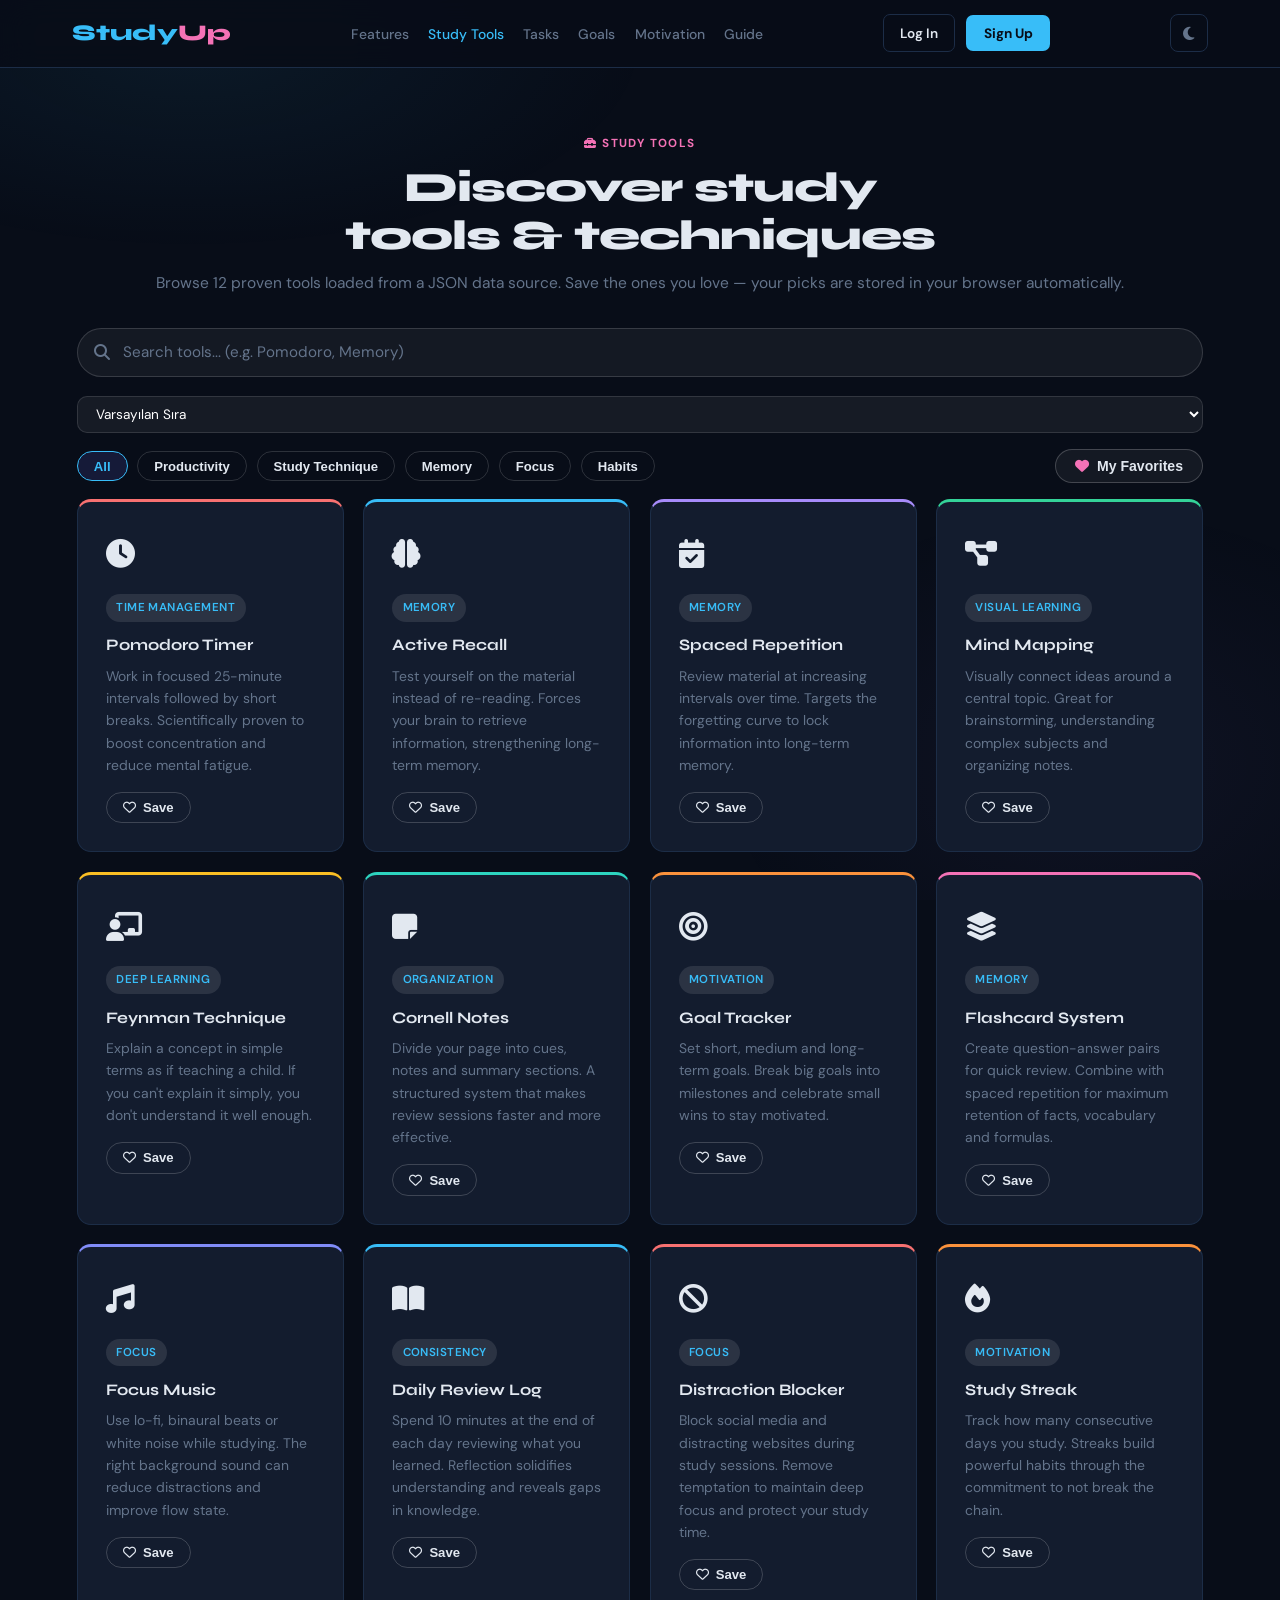
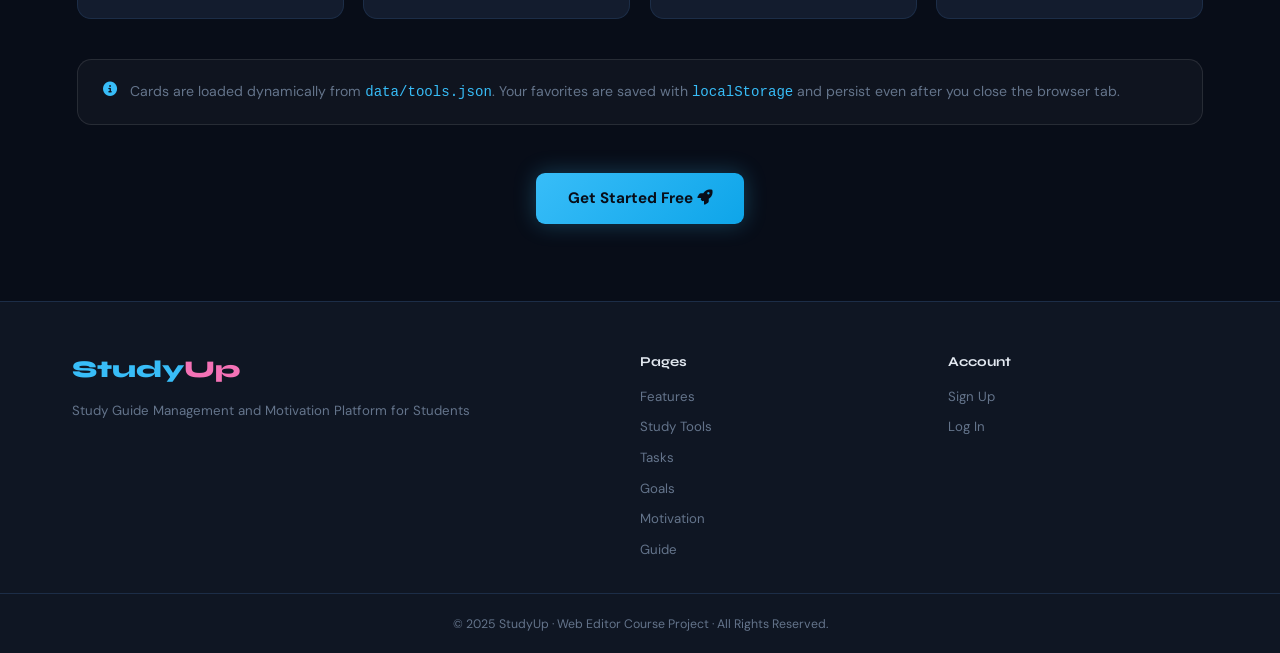
<file: pages/study-tools.html>
<!DOCTYPE html>
<html lang="en">
<head>
  <meta charset="UTF-8"/>
  <meta name="viewport" content="width=device-width, initial-scale=1.0"/>
  <meta name="description" content="StudyUp Study Tools – explore and save your favourite productivity tools."/>
  <meta name="robots" content="index, follow"/>
  <title>Study Tools – StudyUp</title>
  <link href="https://fonts.googleapis.com/css2?family=Syne:wght@400;700;800&family=DM+Sans:wght@300;400;500&display=swap" rel="stylesheet"/>
  <link rel="stylesheet" href="../assets/css/style.css"/>
  <link rel="stylesheet" href="../assets/css/responsive.css"/>
  <link rel="stylesheet" href="https://cdnjs.cloudflare.com/ajax/libs/font-awesome/6.5.0/css/all.min.css"/>
  <link rel="icon" type="image/png" href="../assets/img/favicon.png"/>

  <style>
    /* ── Tool Tag ── */
    .tool-tag {
      display: inline-block;
      font-size: .72rem;
      font-weight: 600;
      letter-spacing: .04em;
      text-transform: uppercase;
      padding: .25rem .65rem;
      border-radius: 999px;
      background: rgba(255,255,255,.1);
      color: var(--blue);
      margin-bottom: .6rem;
    }

    /* ── Favori Butonu ── */
    .fav-btn {
      display: inline-flex;
      align-items: center;
      gap: .45rem;
      margin-top: 1rem;
      padding: .45rem 1rem;
      border-radius: 999px;
      border: 1.5px solid rgba(255,255,255,.18);
      background: transparent;
      color: var(--text);
      font-size: .82rem;
      font-weight: 600;
      cursor: pointer;
      transition: background .2s, border-color .2s, color .2s, transform .15s;
    }
    .fav-btn:hover {
      background: rgba(244,114,182,.12);
      border-color: #f472b6;
      color: #f472b6;
    }
    .fav-btn.fav-active {
      background: rgba(244,114,182,.18);
      border-color: #f472b6;
      color: #f472b6;
    }
    .fav-btn.fav-pulse {
      transform: scale(1.15);
    }

    /* ── Favori sayaç badge ── */
    #fav-count {
      display: none;
      align-items: center;
      justify-content: center;
      width: 1.3rem;
      height: 1.3rem;
      border-radius: 50%;
      background: #f472b6;
      color: #fff;
      font-size: .7rem;
      font-weight: 700;
      margin-left: .35rem;
    }

    /* ── Favori Panel Butonu ── */
    #fav-panel-toggle {
      display: inline-flex;
      align-items: center;
      gap: .5rem;
      padding: .5rem 1.2rem;
      border-radius: 999px;
      border: 1.5px solid rgba(255,255,255,.2);
      background: rgba(255,255,255,.05);
      color: var(--text);
      font-size: .88rem;
      font-weight: 600;
      cursor: pointer;
      transition: border-color .2s, background .2s;
    }
    #fav-panel-toggle:hover {
      border-color: #f472b6;
      background: rgba(244,114,182,.1);
    }

    /* ── Favori Panel (dropdown) ── */
    #fav-panel {
      position: fixed;
      top: 80px;
      right: clamp(1rem, 4%, 2rem);
      width: min(340px, 92vw);
      background: var(--card-bg, #1a1a2e);
      border: 1px solid rgba(255,255,255,.12);
      border-radius: 1rem;
      padding: 1.2rem 1.4rem;
      box-shadow: 0 16px 48px rgba(0,0,0,.4);
      z-index: 999;
      max-height: 0;
      overflow: hidden;
      opacity: 0;
      transition: max-height .35s ease, opacity .3s ease, padding .3s;
      pointer-events: none;
    }
    #fav-panel.open {
      max-height: 420px;
      opacity: 1;
      pointer-events: all;
    }
    #fav-panel h4 {
      margin: 0 0 .8rem;
      font-size: 1rem;
      color: var(--blue);
    }
    #fav-panel-list {
      display: flex;
      flex-direction: column;
      gap: .5rem;
      max-height: 320px;
      overflow-y: auto;
    }
    .fav-panel-item {
      display: flex;
      align-items: center;
      gap: .7rem;
      padding: .5rem .6rem;
      border-radius: .5rem;
      background: rgba(255,255,255,.05);
      font-size: .88rem;
    }
    .fav-panel-item span { flex: 1; }
    .fav-remove-btn {
      background: none;
      border: none;
      color: var(--muted);
      cursor: pointer;
      font-size: .9rem;
      padding: .2rem .4rem;
      border-radius: .3rem;
      transition: color .2s, background .2s;
    }
    .fav-remove-btn:hover { color: #f87171; background: rgba(248,113,113,.1); }

    /* ── Filtre Butonları ── */
    .filter-bar {
      display: flex;
      flex-wrap: wrap;
      gap: .6rem;
      margin: 1.8rem 0 2rem;
    }
    .filter-btn {
      padding: .4rem 1rem;
      border-radius: 999px;
      border: 1.5px solid rgba(255,255,255,.15);
      background: transparent;
      color: var(--text);
      font-size: .82rem;
      font-weight: 600;
      cursor: pointer;
      transition: border-color .2s, background .2s, color .2s;
    }
    .filter-btn:hover,
    .filter-btn.active {
      border-color: var(--blue);
      background: rgba(99,102,241,.15);
      color: var(--blue);
    }

    /* ── Araç Bar (başlık + fav btn) ── */
    .tools-bar {
      display: flex;
      align-items: center;
      justify-content: space-between;
      flex-wrap: wrap;
      gap: 1rem;
      margin-bottom: .5rem;
    }

    /* ── Kart içi düzen ince ayarı ── */
    .feat-card { position: relative; }

    /* ── Arama Kutusu ── */
    .search-bar-wrap {
      margin: 2rem 0 1.2rem;
    }
    .search-input-wrap {
      position: relative;
      display: flex;
      align-items: center;
    }
    .search-icon {
      position: absolute;
      left: 1.1rem;
      color: var(--muted);
      font-size: 1rem;
      pointer-events: none;
      transition: color .2s;
    }
    #tools-search {
      width: 100%;
      padding: .85rem 3rem .85rem 2.8rem;
      border-radius: 999px;
      border: 1.5px solid rgba(255,255,255,.15);
      background: rgba(255,255,255,.05);
      color: var(--text);
      font-size: .95rem;
      font-family: inherit;
      outline: none;
      transition: border-color .25s, background .25s, box-shadow .25s;
    }
    #tools-search::placeholder {
      color: var(--muted);
    }
    #tools-search:focus {
      border-color: var(--blue);
      background: rgba(99,102,241,.07);
      box-shadow: 0 0 0 3px rgba(99,102,241,.18);
    }
    #tools-search:focus + #search-clear-btn,
    .search-input-wrap:focus-within .search-icon {
      color: var(--blue);
    }
    #search-clear-btn {
      position: absolute;
      right: .9rem;
      background: rgba(255,255,255,.08);
      border: none;
      color: var(--muted);
      width: 1.8rem;
      height: 1.8rem;
      border-radius: 50%;
      cursor: pointer;
      display: flex;
      align-items: center;
      justify-content: center;
      font-size: .8rem;
      transition: background .2s, color .2s;
    }
    #search-clear-btn:hover {
      background: rgba(248,113,113,.18);
      color: #f87171;
    }
    #search-results-info {
      margin: .7rem 0 0 1rem;
      font-size: .82rem;
      color: var(--muted);
    }
    #search-results-info span {
      color: var(--blue);
      font-weight: 600;
    }

    /* Eşleşen metni vurgula */
    .search-highlight {
      background: rgba(99,102,241,.28);
      color: var(--blue);
      border-radius: 3px;
      padding: 0 2px;
    }

    /* Sonuç bulunamadı */
    .no-results-msg {
      grid-column: 1 / -1;
      text-align: center;
      padding: 3rem 1rem;
      color: var(--muted);
    }
    .no-results-msg i {
      display: block;
      font-size: 2.5rem;
      margin-bottom: .8rem;
      color: rgba(99,102,241,.4);
    }
    .no-results-msg p {
      font-size: .95rem;
      margin: 0;
    }
    .no-results-msg strong {
      color: var(--text);
    }
  </style>
</head>
<body>

  <!-- NAVBAR -->
  <nav id="navbar">
    <div class="nav-inner">
      <a href="../index.html" class="logo">Study<span>Up</span></a>
      <ul class="nav-links">
        <li><a href="features.html">Features</a></li>
        <li><a href="study-tools.html" class="active">Study Tools</a></li>
        <li><a href="tasks.html">Tasks</a></li>
        <li><a href="goals.html">Goals</a></li>
        <li><a href="motivation.html">Motivation</a></li>
        <li><a href="guide.html">Guide</a></li>
      </ul>
      <div class="nav-auth" id="nav-auth">
        <a href="login.html" class="btn-ghost" id="nav-login-btn">Log In</a>
        <a href="register.html" class="btn-solid" id="nav-signup-btn">Sign Up</a>
        <div class="user-menu" id="user-menu" style="display:none;align-items:center;gap:.75rem;">
          <span id="user-name-el"></span>
          <button onclick="authLogout()" class="btn-ghost">Log Out</button>
        </div>
      </div>
      <button id="theme-toggle-btn" aria-label="Toggle theme" title="Toggle Dark/Light Mode">
        <i class="fa-solid fa-moon"></i>
      </button>
      <button class="hamburger" id="hamburger-btn" aria-label="Menu">
        <span></span><span></span><span></span>
      </button>
    </div>
  </nav>

  <!-- MOBİL MENÜ -->
  <div class="mobile-menu" id="mobile-menu">
    <a href="features.html">Features</a>
    <a href="study-tools.html">Study Tools</a>
    <a href="tasks.html">Tasks</a>
    <a href="goals.html">Goals</a>
    <a href="motivation.html">Motivation</a>
    <a href="guide.html">Guide</a>
    <div class="mobile-auth">
      <a href="login.html" class="btn-ghost">Log In</a>
      <a href="register.html" class="btn-solid">Sign Up</a>
    </div>
  </div>

  <!-- FAVORİ PANELİ -->
  <div id="fav-panel" role="dialog" aria-label="Your Favorites">
    <h4><i class="fa-solid fa-heart" style="color:#f472b6;"></i> Your Favorites</h4>
    <div id="fav-panel-list"></div>
  </div>

  <!-- SAYFA İÇERİĞİ -->
  <section style="padding:clamp(6rem,10vw,9rem) clamp(1.2rem,6%,6%) clamp(3rem,6vw,5rem);">
    <div style="max-width:1200px;margin:0 auto;">

      <!-- Başlık -->
      <div class="section-head reveal">
        <span class="section-label"><i class="fa-solid fa-toolbox"></i> Study Tools</span>
        <h2 class="section-title">Discover study<br/>tools &amp; techniques</h2>
        <p class="section-desc">
          Browse 12 proven tools loaded from a JSON data source.
          Save the ones you love — your picks are stored in your browser automatically.
        </p>
      </div>

      <!-- Arama Kutusu -->
      <div class="search-bar-wrap reveal">
        <div class="search-input-wrap">
          <i class="fa-solid fa-magnifying-glass search-icon"></i>
          <input
            type="text"
            id="tools-search"
            placeholder="Search tools... (e.g. Pomodoro, Memory)"
            autocomplete="off"
            aria-label="Search study tools"
          />
          <button id="search-clear-btn" title="Clear search" aria-label="Clear search" style="display:none;">
            <i class="fa-solid fa-xmark"></i>
          </button>
        </div>
        <p id="search-results-info" style="display:none;"></p>
      </div>

      <!-- Araç Bar: Filtre + Favori Butonu -->
      <div class="tools-bar">
        <!-- Sıralama -->
        <select id="sortSelect" style="padding:8px 14px;background:rgba(255,255,255,.06);border:1px solid rgba(255,255,255,.12);border-radius:10px;color:#fff;font-family:inherit;font-size:.85rem;outline:none;cursor:pointer;">
          <option value="default">Varsayılan Sıra</option>
          <option value="name-asc">İsim A → Z</option>
          <option value="name-desc">İsim Z → A</option>
          <option value="cat">Kategoriye Göre</option>
        </select>

        <!-- Kategori Filtresi -->
        <div class="filter-bar" style="margin:0;">
          <button class="filter-btn active" data-cat="all">All</button>
          <button class="filter-btn" data-cat="Productivity">Productivity</button>
          <button class="filter-btn" data-cat="Study Technique">Study Technique</button>
          <button class="filter-btn" data-cat="Memory">Memory</button>
          <button class="filter-btn" data-cat="Focus">Focus</button>
          <button class="filter-btn" data-cat="Habit Building">Habits</button>
        </div>

        <!-- Favorilerim Butonu -->
        <button id="fav-panel-toggle" aria-haspopup="true" aria-expanded="false">
          <i class="fa-solid fa-heart" style="color:#f472b6;"></i>
          My Favorites
          <span id="fav-count"></span>
        </button>
      </div>

      <!-- JSON'dan dinamik olarak doldurulacak kart grid'i -->
      <div class="features-grid" id="tools-grid" style="margin-top:1rem;">
        <!-- favorites.js tarafından fetch + render edilir -->
      </div>

      <!-- Bilgi notu -->
      <div class="reveal" style="
        margin-top:2.5rem;
        padding:1.2rem 1.6rem;
        border-radius:.9rem;
        border:1px solid rgba(255,255,255,.1);
        background:rgba(255,255,255,.03);
        font-size:.88rem;
        color:var(--muted);
        display:flex;
        align-items:flex-start;
        gap:.8rem;
      ">
        <i class="fa-solid fa-circle-info" style="color:var(--blue);margin-top:.15rem;flex-shrink:0;"></i>
        <span>
          Cards are loaded dynamically from <code style="color:var(--blue);">data/tools.json</code>.
          Your favorites are saved with <code style="color:var(--blue);">localStorage</code> and
          persist even after you close the browser tab.
        </span>
      </div>

      <div style="text-align:center;margin-top:3rem;">
        <a href="register.html" class="btn-primary">Get Started Free <i class="fa-solid fa-rocket"></i></a>
      </div>
    </div>
  </section>

  <!-- FOOTER -->
  <footer>
    <div class="footer-inner">
      <div class="footer-brand">
        <a href="../index.html" class="logo">Study<span>Up</span></a>
        <p>Study Guide Management and Motivation Platform for Students</p>
      </div>
      <div class="footer-links-group">
        <h5>Pages</h5>
        <a href="features.html">Features</a>
        <a href="study-tools.html">Study Tools</a>
        <a href="tasks.html">Tasks</a>
        <a href="goals.html">Goals</a>
        <a href="motivation.html">Motivation</a>
        <a href="guide.html">Guide</a>
      </div>
      <div class="footer-links-group">
        <h5>Account</h5>
        <a href="register.html">Sign Up</a>
        <a href="login.html">Log In</a>
      </div>
    </div>
    <div class="footer-bottom">
      <p>© 2025 StudyUp · Web Editor Course Project · All Rights Reserved.</p>
    </div>
  </footer>

  <button id="scroll-top" aria-label="Scroll to top">↑</button>

  <!-- Script sırası önemli: önce main.js, sonra favorites.js -->
  <script src="../assets/js/main.js"></script>
  <script src="../assets/js/favorites.js"></script>

  <!-- Auth durumu -->
  <script>
    (function() {
      var user = null;
      try { user = JSON.parse(sessionStorage.getItem('studyup_user')); } catch (e) {}
      var loginBtn  = document.getElementById('nav-login-btn');
      var signupBtn = document.getElementById('nav-signup-btn');
      var userMenu  = document.getElementById('user-menu');
      var userNameEl = document.getElementById('user-name-el');
      if (user) {
        if (loginBtn)   loginBtn.style.display  = 'none';
        if (signupBtn)  signupBtn.style.display  = 'none';
        if (userMenu)   userMenu.style.display   = 'flex';
        if (userNameEl) userNameEl.textContent   = user.name || user.email;
      }
    })();
    function authLogout() {
      sessionStorage.removeItem('studyup_user');
      window.location.reload();
    }
  
  // Sıralama
  const sortSelect = document.getElementById('sortSelect');
  if (sortSelect) {
    sortSelect.addEventListener('change', function() {
      const val = this.value;
      const grid = document.getElementById('tools-grid');
      if (!grid) return;
      const cards = [...grid.querySelectorAll('.tool-card')];
      cards.sort((a, b) => {
        const nameA = (a.querySelector('.tool-name') || a.querySelector('h3'))?.textContent.trim() || '';
        const nameB = (b.querySelector('.tool-name') || b.querySelector('h3'))?.textContent.trim() || '';
        const catA = a.dataset.cat || '';
        const catB = b.dataset.cat || '';
        if (val === 'name-asc') return nameA.localeCompare(nameB);
        if (val === 'name-desc') return nameB.localeCompare(nameA);
        if (val === 'cat') return catA.localeCompare(catB);
        return 0;
      });
      cards.forEach(c => grid.appendChild(c));
    });
  }
</script>
</body>
</html>
</file>
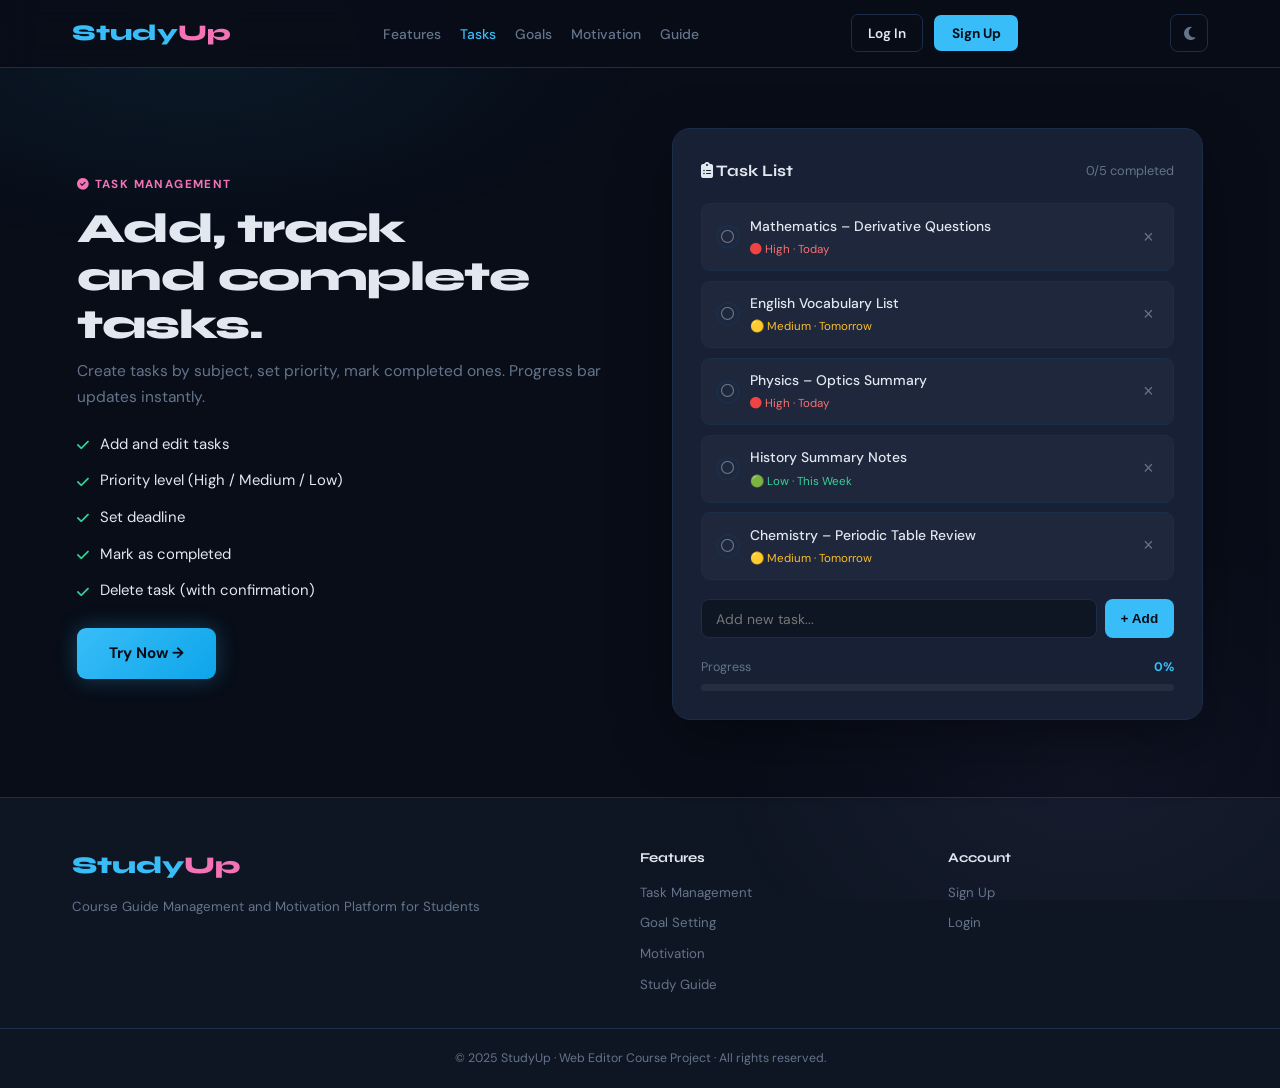
<file: pages/tasks.html>
<!DOCTYPE html>
<html lang="en">
<head>
  <meta charset="UTF-8"/>
    <meta name="description" content="StudyUp Tasks – manage and track your study tasks."/>
    <meta name="robots" content="index, follow"/>
  <meta name="viewport" content="width=device-width, initial-scale=1.0"/>
  <title>Tasks – StudyUp</title>
  <link href="https://fonts.googleapis.com/css2?family=Syne:wght@400;700;800&family=DM+Sans:wght@300;400;500&display=swap" rel="stylesheet"/>
  <link rel="stylesheet" href="../assets/css/style.css"/>
  <link rel="stylesheet" href="https://cdnjs.cloudflare.com/ajax/libs/font-awesome/6.5.0/css/all.min.css"/>
  <link rel="icon" type="image/png" href="../assets/img/favicon.png"/>
  <link rel="canonical" href="https://hasretkaya23.github.io/webportfolio/pages/tasks.html"/>
  <meta property="og:type" content="website"/>
  <meta property="og:url" content="https://hasretkaya23.github.io/webportfolio/pages/tasks.html"/>
  <meta property="og:title" content="Tasks – StudyUp"/>
  <meta property="og:description" content="StudyUp Tasks – manage and track your study tasks."/>
  <meta property="og:image" content="https://hasretkaya23.github.io/webportfolio/assets/img/og-cover.jpg"/>
  <meta name="twitter:card" content="summary_large_image"/>
  <meta name="twitter:title" content="Tasks – StudyUp"/>
  <meta name="twitter:description" content="StudyUp Tasks – manage and track your study tasks."/>
  <meta name="twitter:image" content="https://hasretkaya23.github.io/webportfolio/assets/img/og-cover.jpg"/>
  <link rel="stylesheet" href="../assets/css/responsive.css"/>
</head>
<body>

  <nav id="navbar">
    <div class="nav-inner">
      <a href="../index.html" class="logo">Study<span>Up</span></a>
      <ul class="nav-links">
        <li><a href="features.html">Features</a></li>
        <li><a href="tasks.html">Tasks</a></li>
        <li><a href="goals.html">Goals</a></li>
        <li><a href="motivation.html">Motivation</a></li>
        <li><a href="guide.html">Guide</a></li>
      </ul>
      <div class="nav-auth" id="nav-auth">
        <a href="login.html" class="btn-ghost" id="nav-login-btn">Log In</a>
        <a href="register.html" class="btn-solid" id="nav-signup-btn">Sign Up</a>
        <div class="user-menu" id="user-menu" style="display:none;align-items:center;gap:.75rem;">
          <span id="user-name-el" style="font-size:.85rem;color:var(--blue);font-weight:600;"></span>
          <button onclick="authLogout()" class="btn-ghost">Log Out</button>
        </div>
      </div>
      <button id="theme-toggle-btn" aria-label="Toggle theme" title="Toggle Dark/Light Mode"><i class="fa-solid fa-moon"></i></button>
      <button class="hamburger" id="hamburger-btn" aria-label="Menu">
        <span></span><span></span><span></span>
      </button>
    </div>
  </nav>
  <div class="mobile-menu" id="mobile-menu">
    <a href="features.html">Features</a>
    <a href="tasks.html">Tasks</a>
    <a href="goals.html">Goals</a>
    <a href="motivation.html">Motivation</a>
    <a href="guide.html">Guide</a>
    <div class="mobile-auth">
      <a href="login.html" class="btn-ghost">Log In</a>
      <a href="register.html" class="btn-solid">Sign Up</a>
    </div>
  </div>

  <section style="padding:clamp(6rem,10vw,9rem) clamp(1.2rem,6%,6%) clamp(3rem,6vw,5rem);">
    <div class="gorev-layout" style="max-width:1200px; margin:0 auto;">
      <div class="gorev-text reveal">
        <span class="section-label"><i class="fa-solid fa-circle-check"></i> Task Management</span>
        <h2 class="section-title">Add, track<br/>and complete tasks.</h2>
        <p class="section-desc">Create tasks by subject, set priority, mark completed ones. Progress bar updates instantly.</p>
        <ul class="check-list">
          <li><span class="cl-icon"><i class="fa-solid fa-check"></i></span> Add and edit tasks</li>
          <li><span class="cl-icon"><i class="fa-solid fa-check"></i></span> Priority level (High / Medium / Low)</li>
          <li><span class="cl-icon"><i class="fa-solid fa-check"></i></span> Set deadline</li>
          <li><span class="cl-icon"><i class="fa-solid fa-check"></i></span> Mark as completed</li>
          <li><span class="cl-icon"><i class="fa-solid fa-check"></i></span> Delete task (with confirmation)</li>
        </ul>
        <a href="register.html" class="btn-primary" style="margin-top:1.5rem;display:inline-block">Try Now →</a>
      </div>
      <div class="gorev-demo reveal">
        <div class="gdemo-card">
          <div class="gdemo-top">
            <h4><i class="fa-solid fa-clipboard-list"></i> Task List</h4>
            <div class="gdemo-progress-mini"><span id="demo-completed">0</span>/5 completed</div>
          </div>
          <div id="demo-task-list" class="gdemo-list">
            <div class="gdemo-task">
              <button class="gtask-check-btn" onclick="demoToggle(this)"><i class="fa-regular fa-circle"></i></button>
              <div class="gtask-info">
                <span class="gtask-title">Mathematics – Derivative Questions</span>
                <span class="gtask-meta high"><i class="fa-solid fa-circle" style="color:#ef4444;"></i> High · Today</span>
              </div>
              <button class="gtask-del-btn" onclick="demoDelete(this)">×</button>
            </div>
            <div class="gdemo-task">
              <button class="gtask-check-btn" onclick="demoToggle(this)"><i class="fa-regular fa-circle"></i></button>
              <div class="gtask-info">
                <span class="gtask-title">English Vocabulary List</span>
                <span class="gtask-meta mid">🟡 Medium · Tomorrow</span>
              </div>
              <button class="gtask-del-btn" onclick="demoDelete(this)">×</button>
            </div>
            <div class="gdemo-task">
              <button class="gtask-check-btn" onclick="demoToggle(this)"><i class="fa-regular fa-circle"></i></button>
              <div class="gtask-info">
                <span class="gtask-title">Physics – Optics Summary</span>
                <span class="gtask-meta high"><i class="fa-solid fa-circle" style="color:#ef4444;"></i> High · Today</span>
              </div>
              <button class="gtask-del-btn" onclick="demoDelete(this)">×</button>
            </div>
            <div class="gdemo-task">
              <button class="gtask-check-btn" onclick="demoToggle(this)"><i class="fa-regular fa-circle"></i></button>
              <div class="gtask-info">
                <span class="gtask-title">History Summary Notes</span>
                <span class="gtask-meta low">🟢 Low · This Week</span>
              </div>
              <button class="gtask-del-btn" onclick="demoDelete(this)">×</button>
            </div>
            <div class="gdemo-task">
              <button class="gtask-check-btn" onclick="demoToggle(this)"><i class="fa-regular fa-circle"></i></button>
              <div class="gtask-info">
                <span class="gtask-title">Chemistry – Periodic Table Review</span>
                <span class="gtask-meta mid">🟡 Medium · Tomorrow</span>
              </div>
              <button class="gtask-del-btn" onclick="demoDelete(this)">×</button>
            </div>
          </div>
          <div class="gdemo-add">
            <input type="text" id="demo-input" placeholder="Add new task..." />
            <button onclick="demoAdd()" class="gdemo-add-btn">+ Add</button>
          </div>
          <div class="gdemo-bar-wrap">
            <div class="gdemo-bar-label">
              <span>Progress</span><span id="demo-pct">0%</span>
            </div>
            <div class="gdemo-bar"><div class="gdemo-fill" id="demo-fill"></div></div>
          </div>
        </div>
      </div>
    </div>
  </section>

  <footer>
    <div class="footer-inner">
      <div class="footer-brand">
        <div class="logo">Study<span>Up</span></div>
        <p>Course Guide Management and Motivation Platform for Students</p>
      </div>
      <div class="footer-links-group">
        <h5>Features</h5>
        <a href="tasks.html">Task Management</a>
        <a href="goals.html">Goal Setting</a>
        <a href="motivation.html">Motivation</a>
        <a href="guide.html">Study Guide</a>
      </div>
      <div class="footer-links-group">
        <h5>Account</h5>
        <a href="register.html">Sign Up</a>
        <a href="login.html">Login</a>
      </div>
    </div>
    <div class="footer-bottom">
      <p>© 2025 StudyUp · Web Editor Course Project · All rights reserved.</p>
    </div>
  </footer>

  <button id="scroll-top" aria-label="Scroll to top">↑</button>
  <script src="../assets/js/main.js"></script>
  <script>
    (function(){
      var user = null;
      try { user = JSON.parse(sessionStorage.getItem("studyup_user")); } catch(e){}
      var loginBtn  = document.getElementById("nav-login-btn");
      var signupBtn = document.getElementById("nav-signup-btn");
      var userMenu  = document.getElementById("user-menu");
      var userNameEl= document.getElementById("user-name-el");
      if (user) {
        if (loginBtn)  loginBtn.style.display  = "none";
        if (signupBtn) signupBtn.style.display  = "none";
        if (userMenu)  userMenu.style.display   = "flex";
        if (userNameEl) userNameEl.textContent  = user.name || user.email;
      }
    })();
    function authLogout() {
      sessionStorage.removeItem("studyup_user");
      window.location.reload();
    }
  </script>
</body>
</html>
</file>
<file: assets/css/style.css>
/* ================================================
   StudyUp – style.css  (Tam & Responsive)
   ================================================ */

/* ── GLOBAL RESET ────────────────────────────── */
*, *::before, *::after { margin:0; padding:0; box-sizing:border-box; }

/* Görsellerin taşmasını önle */
img, video, iframe, embed, object, canvas, svg {
  max-width: 100%;
  height: auto;
  display: block;
}

/* ── CSS DEĞİŞKENLERİ ────────────────────────── */
:root {
  --bg:       #080d18;
  --surface:  #0f1623;
  --card:     #131c2e;
  --card2:    #172035;
  --border:   #1c2d47;
  --blue:     #38bdf8;
  --pink:     #f472b6;
  --green:    #34d399;
  --yellow:   #fbbf24;
  --purple:   #a78bfa;
  --orange:   #fb923c;
  --teal:     #2dd4bf;
  --indigo:   #818cf8;
  --red:      #f87171;
  --text:     #e2e8f0;
  --muted:    #64748b;
  --font-h:   'Syne', sans-serif;
  --font-b:   'DM Sans', sans-serif;
}

html { scroll-behavior: smooth; -webkit-text-size-adjust:100%; }

body {
  background: var(--bg);
  color: var(--text);
  font-family: var(--font-b);
  line-height: 1.7;
  overflow-x: hidden;
  min-width: 320px;
}

body::before {
  content: '';
  position: fixed; inset: 0;
  background:
    radial-gradient(ellipse 55% 35% at 15% 5%,  rgba(56,189,248,.07) 0%, transparent 65%),
    radial-gradient(ellipse 45% 45% at 85% 85%, rgba(167,139,250,.05) 0%, transparent 65%);
  pointer-events: none; z-index: 0;
}

section { position: relative; z-index: 1; }

/* ── NAVBAR ──────────────────────────────────── */
#navbar {
  position: fixed; top:0; left:0; right:0; z-index:100;
  background: rgba(8,13,24,.9);
  backdrop-filter: blur(14px);
  -webkit-backdrop-filter: blur(14px);
  border-bottom: 1px solid var(--border);
  transition: box-shadow .3s;
}

.nav-inner {
  max-width: 1200px; margin: 0 auto;
  display: flex; align-items: center;
  justify-content: space-between;
  padding: .9rem clamp(1rem, 4%, 2rem);
  gap: 1rem;
}

.logo {
  font-family: var(--font-h);
  font-size: clamp(1.1rem, 3vw, 1.4rem);
  font-weight: 800; color: var(--blue);
  text-decoration: none; flex-shrink: 0;
}
.logo span { color: var(--pink); }

.nav-links { list-style:none; display:flex; gap: clamp(.6rem,1.5vw,1.8rem); flex-wrap:wrap; }
.nav-links a {
  text-decoration:none; color:var(--muted);
  font-size:.87rem; font-weight:500;
  transition:color .2s; white-space:nowrap;
}
.nav-links a:hover, .nav-links a.active { color: var(--blue); }

.nav-auth { display:flex; gap:.7rem; align-items:center; flex-shrink:0; }

/* ── HAMBURGER ───────────────────────────────── */
.hamburger {
  display:none; flex-direction:column; gap:5px;
  cursor:pointer; background:none; border:none;
  padding:.3rem; z-index:200; flex-shrink:0;
}
.hamburger span {
  display:block; width:24px; height:2px;
  background:var(--text); border-radius:2px;
  transition: transform .3s, opacity .3s;
}
.hamburger.open span:nth-child(1) { transform: translateY(7px) rotate(45deg); }
.hamburger.open span:nth-child(2) { opacity:0; }
.hamburger.open span:nth-child(3) { transform: translateY(-7px) rotate(-45deg); }

/* ── MOBİL MENÜ ──────────────────────────────── */
.mobile-menu {
  display:none; position:fixed;
  top:0; left:0; right:0; bottom:0;
  background:rgba(8,13,24,.97); z-index:150;
  flex-direction:column; align-items:center;
  justify-content:center; gap:2rem;
  animation:fadeIn .25s ease;
  overflow-y:auto; padding:2rem;
}
.mobile-menu.open { display:flex; }
.mobile-menu a {
  text-decoration:none; font-family:var(--font-h);
  font-size:clamp(1.2rem,5vw,1.6rem); font-weight:700;
  color:var(--text); transition:color .2s;
}
.mobile-menu a:hover { color:var(--blue); }
.mobile-menu .mobile-auth {
  display:flex; gap:1rem; flex-wrap:wrap;
  justify-content:center; margin-top:1rem;
}

/* ── BUTONLAR ────────────────────────────────── */
.btn-ghost {
  text-decoration:none; padding:.4rem 1rem;
  border:1px solid var(--border); border-radius:7px;
  color:var(--text); font-size:.85rem; font-weight:600;
  transition:border-color .2s, color .2s;
  background:transparent; cursor:pointer;
  font-family:inherit; white-space:nowrap;
}
.btn-ghost:hover { border-color:var(--blue); color:var(--blue); }

.btn-solid {
  text-decoration:none; padding:.4rem 1.1rem;
  background:var(--blue); border-radius:7px;
  color:#080d18; font-size:.85rem; font-weight:700;
  transition:opacity .2s; white-space:nowrap;
}
.btn-solid:hover { opacity:.85; }

.btn-primary {
  display:inline-block; padding:.8rem 2rem;
  background:linear-gradient(135deg,var(--blue),#0ea5e9);
  color:#080d18; border-radius:9px;
  font-family:var(--font-b); font-size:.95rem;
  font-weight:700; text-decoration:none; border:none;
  cursor:pointer; box-shadow:0 0 22px rgba(56,189,248,.28);
  transition:transform .15s, box-shadow .2s;
  white-space:nowrap;
}
.btn-primary:hover { transform:translateY(-2px); box-shadow:0 0 36px rgba(56,189,248,.45); }

.btn-outline {
  display:inline-block; padding:.8rem 2rem;
  border:1px solid var(--border); border-radius:9px;
  color:var(--text); background:transparent;
  font-family:var(--font-b); font-size:.95rem;
  font-weight:600; text-decoration:none;
  transition:border-color .2s, color .2s, transform .15s;
  white-space:nowrap;
}
.btn-outline:hover { border-color:var(--blue); color:var(--blue); transform:translateY(-2px); }

/* ── HERO ────────────────────────────────────── */
#hero {
  min-height:100vh;
  display:flex; align-items:center;
  justify-content:space-between;
  gap:3rem; padding:7rem 6% 4rem;
  max-width:1300px; margin:0 auto;
}

.hero-content { flex:1; max-width:560px; min-width:0; }

.hero-badge {
  display:inline-flex; align-items:center;
  background:rgba(56,189,248,.09);
  border:1px solid rgba(56,189,248,.22);
  border-radius:999px; padding:.3rem 1rem;
  font-size:.78rem; color:var(--blue);
  font-weight:600; margin-bottom:1.6rem;
  animation:fadeUp .6s ease both;
}

#hero h1 {
  font-family:var(--font-h);
  font-size:clamp(2rem, 5vw, 4rem);
  font-weight:800; line-height:1.1;
  letter-spacing:-1.5px;
  animation:fadeUp .7s .1s ease both;
}

.gradient-text {
  background:linear-gradient(90deg,var(--blue),var(--pink));
  -webkit-background-clip:text; -webkit-text-fill-color:transparent;
  background-clip:text;
}

.hero-desc {
  margin-top:1.3rem; font-size:1.05rem;
  color:var(--muted); line-height:1.7;
  animation:fadeUp .7s .2s ease both;
}

.hero-actions {
  display:flex; gap:1rem; flex-wrap:wrap;
  margin-top:2.2rem;
  animation:fadeUp .7s .3s ease both;
}

.hero-chips {
  display:flex; flex-wrap:wrap; gap:.6rem;
  margin-top:2rem;
  animation:fadeUp .7s .4s ease both;
}

.chip {
  background:rgba(255,255,255,.04);
  border:1px solid var(--border);
  border-radius:999px; padding:.25rem .8rem;
  font-size:.78rem; color:var(--muted);
  transition:border-color .2s, color .2s;
}
.chip:hover { border-color:var(--blue); color:var(--blue); }

.hero-demo {
  flex:1; max-width:420px; min-width:0;
  animation:fadeUp .8s .3s ease both;
}

/* Demo kart */
.demo-card {
  background:var(--card); border:1px solid var(--border);
  border-radius:18px; padding:1.5rem;
  box-shadow:0 20px 60px rgba(0,0,0,.4);
  animation:float 4s ease-in-out infinite;
  overflow:hidden;
}

@keyframes float {
  0%,100% { transform:translateY(0); }
  50%      { transform:translateY(-10px); }
}

.demo-header { display:flex; align-items:center; gap:.5rem; margin-bottom:1.2rem; }
.demo-dot { width:.7rem; height:.7rem; border-radius:50%; flex-shrink:0; }
.demo-dot.red    { background:#f87171; }
.demo-dot.yellow { background:#fbbf24; }
.demo-dot.green  { background:#34d399; }
.demo-title { margin-left:.5rem; font-family:var(--font-h); font-size:.88rem; font-weight:700; color:var(--muted); }

.demo-tasks { display:flex; flex-direction:column; gap:.65rem; margin-bottom:1.2rem; }
.demo-task {
  display:flex; align-items:center; gap:.7rem;
  padding:.6rem .8rem; border-radius:9px;
  background:rgba(255,255,255,.03); border:1px solid transparent;
  transition:background .2s; overflow:hidden;
}
.demo-task.done   { opacity:.5; text-decoration:line-through; }
.demo-task.active { border-color:rgba(56,189,248,.25); background:rgba(56,189,248,.05); }
.dtask-check { font-size:.85rem; color:var(--green); min-width:1rem; flex-shrink:0; }
.dtask-check.pending { color:var(--muted); }
.dtask-text { font-size:.85rem; flex:1; min-width:0; overflow:hidden; text-overflow:ellipsis; white-space:nowrap; }
.dtask-badge { font-size:.68rem; font-weight:700; background:rgba(56,189,248,.15); color:var(--blue); padding:.15rem .5rem; border-radius:999px; flex-shrink:0; }

.demo-progress { margin-bottom:1rem; }
.dp-label { display:flex; justify-content:space-between; font-size:.78rem; color:var(--muted); margin-bottom:.4rem; }
.dp-pct { color:var(--blue); font-weight:700; }
.dp-bar { background:rgba(255,255,255,.06); border-radius:999px; height:6px; }
.dp-fill { background:linear-gradient(90deg,var(--blue),var(--pink)); border-radius:999px; height:6px; animation:growBar 1.5s 1s ease both; }

@keyframes growBar { from { width:0 !important; } }

.demo-quote {
  font-size:.78rem; color:var(--muted);
  padding:.75rem; background:rgba(255,255,255,.03);
  border-radius:8px; border-left:2px solid var(--pink);
  font-style:italic; overflow-wrap:break-word; word-break:break-word;
}

/* ── SECTION BAŞLIKLARI ───────────────────────── */
.section-head { text-align:center; }
.section-label {
  display:inline-block; font-size:.73rem; font-weight:700;
  letter-spacing:.12em; text-transform:uppercase;
  color:var(--pink); margin-bottom:.65rem;
}
.section-title {
  font-family:var(--font-h);
  font-size:clamp(1.5rem, 3.5vw, 2.6rem);
  font-weight:800; letter-spacing:-1px; line-height:1.15;
}
.section-desc { color:var(--muted); margin-top:.6rem; font-size:.97rem; }

/* ── FEATURES GRID ───────────────────────────── */
.features-grid {
  display:grid;
  grid-template-columns:repeat(auto-fit, minmax(min(100%, 260px), 1fr));
  gap:1.2rem; margin-top:3rem;
}
.feat-card {
  background:var(--card); border:1px solid var(--border);
  border-radius:14px; padding:1.75rem;
  transition:transform .25s, box-shadow .25s;
  border-top:3px solid transparent;
  overflow:hidden;
}
.feat-card:hover { transform:translateY(-4px); }
.feat-blue   { border-top-color:var(--blue);   } .feat-blue:hover   { box-shadow:0 10px 36px rgba(56,189,248,.12); }
.feat-green  { border-top-color:var(--green);  } .feat-green:hover  { box-shadow:0 10px 36px rgba(52,211,153,.12); }
.feat-red    { border-top-color:var(--red);    } .feat-red:hover    { box-shadow:0 10px 36px rgba(248,113,113,.12); }
.feat-yellow { border-top-color:var(--yellow); } .feat-yellow:hover { box-shadow:0 10px 36px rgba(251,191,36,.12); }
.feat-purple { border-top-color:var(--purple); } .feat-purple:hover { box-shadow:0 10px 36px rgba(167,139,250,.12); }
.feat-pink   { border-top-color:var(--pink);   } .feat-pink:hover   { box-shadow:0 10px 36px rgba(244,114,182,.12); }
.feat-teal   { border-top-color:var(--teal);   } .feat-teal:hover   { box-shadow:0 10px 36px rgba(45,212,191,.12); }
.feat-orange { border-top-color:var(--orange); } .feat-orange:hover { box-shadow:0 10px 36px rgba(251,146,60,.12); }
.feat-indigo { border-top-color:var(--indigo); } .feat-indigo:hover { box-shadow:0 10px 36px rgba(129,140,248,.12); }
.feat-icon { font-size:1.8rem; margin-bottom:.8rem; }
.feat-card h3 { font-family:var(--font-h); font-size:1rem; font-weight:700; margin-bottom:.4rem; }
.feat-card p  { font-size:.87rem; color:var(--muted); line-height:1.6; }

/* ── TASKS ───────────────────────────────────── */
.gorev-layout {
  display:grid; grid-template-columns:1fr 1fr;
  gap:4rem; align-items:center;
  max-width:1200px; margin:0 auto;
}
.check-list { list-style:none; display:flex; flex-direction:column; gap:.7rem; margin-top:1.3rem; }
.check-list li { display:flex; align-items:flex-start; gap:.7rem; font-size:.93rem; }
.cl-icon { color:var(--green); font-size:.85rem; margin-top:.15rem; flex-shrink:0; }

.gdemo-card {
  background:var(--card2); border:1px solid var(--border);
  border-radius:18px; padding:1.75rem;
  box-shadow:0 20px 60px rgba(0,0,0,.35);
  overflow:hidden;
}
.gdemo-top { display:flex; justify-content:space-between; align-items:center; margin-bottom:1.2rem; gap:.5rem; }
.gdemo-top h4 { font-family:var(--font-h); font-size:1rem; font-weight:700; }
.gdemo-progress-mini { font-size:.8rem; color:var(--muted); white-space:nowrap; flex-shrink:0; }
.gdemo-list { display:flex; flex-direction:column; gap:.6rem; margin-bottom:1.2rem; min-height:60px; }
.gdemo-task {
  display:flex; align-items:center; gap:.65rem;
  padding:.65rem .85rem; border-radius:9px;
  background:rgba(255,255,255,.03); border:1px solid var(--border);
  transition:opacity .3s; overflow:hidden;
}
.gdemo-task.completed { opacity:.45; }
.gdemo-task.completed .gtask-title { text-decoration:line-through; }
.gtask-check-btn {
  background:none; border:2px solid var(--border);
  width:1.5rem; height:1.5rem; border-radius:50%;
  cursor:pointer; font-size:.8rem; color:var(--muted);
  display:flex; align-items:center; justify-content:center;
  flex-shrink:0; transition:border-color .2s, background .2s;
}
.gtask-check-btn.checked { border-color:var(--green); background:var(--green); color:#080d18; font-weight:700; }
.gtask-info { flex:1; min-width:0; }
.gtask-title { display:block; font-size:.87rem; font-weight:500; overflow:hidden; text-overflow:ellipsis; white-space:nowrap; }
.gtask-meta  { display:block; font-size:.72rem; margin-top:.1rem; }
.gtask-meta.high { color:var(--red); }
.gtask-meta.mid  { color:var(--yellow); }
.gtask-meta.low  { color:var(--green); }
.gtask-del-btn {
  background:none; border:none; cursor:pointer; color:var(--muted);
  font-size:1.1rem; width:1.4rem; height:1.4rem; border-radius:50%;
  display:flex; align-items:center; justify-content:center;
  transition:background .2s, color .2s; flex-shrink:0;
}
.gtask-del-btn:hover { background:rgba(248,113,113,.15); color:var(--red); }
.gdemo-add { display:flex; gap:.5rem; margin-bottom:1.2rem; flex-wrap:wrap; }
.gdemo-add input {
  flex:1; min-width:0;
  background:var(--surface); border:1px solid var(--border);
  border-radius:8px; padding:.6rem .9rem;
  color:var(--text); font-family:var(--font-b);
  font-size:.87rem; outline:none; transition:border-color .2s;
}
.gdemo-add input:focus { border-color:var(--blue); }
.gdemo-add-btn {
  background:var(--blue); color:#080d18; border:none;
  border-radius:8px; padding:.6rem 1rem; font-weight:700;
  font-size:.85rem; cursor:pointer; transition:opacity .2s;
  white-space:nowrap; flex-shrink:0;
}
.gdemo-add-btn:hover { opacity:.85; }
.gdemo-bar-wrap .gdemo-bar-label { display:flex; justify-content:space-between; font-size:.78rem; color:var(--muted); margin-bottom:.35rem; }
#demo-pct { color:var(--blue); font-weight:700; }
.gdemo-bar { background:rgba(255,255,255,.06); border-radius:999px; height:7px; }
.gdemo-fill { background:linear-gradient(90deg,var(--blue),var(--green)); height:7px; border-radius:999px; transition:width .4s ease; width:0%; }

/* ── GOALS ───────────────────────────────────── */
.hedef-grid {
  display:grid;
  grid-template-columns:repeat(auto-fit, minmax(min(100%, 260px), 1fr));
  gap:1.5rem; margin-top:3rem;
}
.hedef-card {
  background:var(--card); border:1px solid var(--border);
  border-radius:16px; padding:2rem;
  border-top:3px solid var(--blue);
  transition:transform .25s; overflow:hidden;
}
.hedef-card:hover { transform:translateY(-4px); }
.hedef-card-mid  { border-top-color:var(--pink); }
.hedef-card-long { border-top-color:var(--purple); }
.hedef-type { font-size:.73rem; font-weight:700; text-transform:uppercase; letter-spacing:.1em; color:var(--blue); margin-bottom:.4rem; }
.hedef-card-mid  .hedef-type { color:var(--pink); }
.hedef-card-long .hedef-type { color:var(--purple); }
.hedef-card h4 { font-family:var(--font-h); font-size:1.1rem; font-weight:700; margin-bottom:1rem; }
.hedef-list { list-style:none; display:flex; flex-direction:column; gap:.5rem; margin-bottom:1.3rem; }
.hedef-list li { font-size:.87rem; color:var(--muted); padding-left:1.2rem; position:relative; }
.hedef-list li::before { content:'○'; position:absolute; left:0; color:var(--muted); font-size:.7rem; top:.1rem; }
.hedef-list li.h-done { color:var(--text); }
.hedef-list li.h-done::before { content:'✔'; color:var(--green); }
.hedef-progress span { font-size:.75rem; color:var(--muted); margin-top:.35rem; display:block; }
.hp-bar { background:rgba(255,255,255,.06); border-radius:999px; height:6px; }
.hp-fill { background:linear-gradient(90deg,var(--blue),var(--teal)); height:6px; border-radius:999px; }
.hp-mid  { background:linear-gradient(90deg,var(--pink),var(--purple)); }
.hp-long { background:linear-gradient(90deg,var(--purple),var(--indigo)); }

/* ── MOTİVASYON ──────────────────────────────── */
.motivasyon-inner { max-width:780px; margin:0 auto; text-align:center; }
.quote-big {
  font-family:var(--font-h);
  font-size:clamp(1.1rem, 3vw, 2rem);
  font-weight:700; line-height:1.45;
  margin-top:1.5rem; font-style:italic;
  transition:opacity .4s, transform .4s;
  overflow-wrap:break-word; word-break:break-word;
}
.quote-author-big { font-size:.9rem; color:var(--muted); margin-top:.8rem; font-weight:500; transition:opacity .4s; }
.btn-quote-refresh {
  margin-top:1.5rem; padding:.7rem 1.6rem;
  background:rgba(56,189,248,.1);
  border:1px solid rgba(56,189,248,.25);
  border-radius:8px; color:var(--blue);
  font-size:.9rem; font-weight:600;
  cursor:pointer; transition:background .2s, transform .15s;
  font-family:var(--font-b);
}
.btn-quote-refresh:hover { background:rgba(56,189,248,.18); transform:translateY(-2px); }
.streak-wrap { display:flex; align-items:center; justify-content:center; gap:1.5rem; flex-wrap:wrap; margin-top:2.5rem; }
.streak-box { display:flex; flex-direction:column; align-items:center; gap:.2rem; background:var(--card); border:1px solid var(--border); border-radius:14px; padding:1.2rem 2rem; }
.streak-fire  { font-size:1.5rem; }
.streak-count { font-family:var(--font-h); font-size:2rem; font-weight:800; color:var(--blue); transition:transform .3s, color .3s; }
.streak-label { font-size:.75rem; color:var(--muted); }
.counter-btn { padding:.8rem 1.6rem; border:none; border-radius:10px; background:linear-gradient(135deg,var(--pink),#ec4899); color:#fff; font-family:var(--font-h); font-size:.9rem; font-weight:700; cursor:pointer; transition:opacity .2s, transform .15s; }
.counter-btn:hover { opacity:.88; transform:translateY(-2px); }

/* ── STUDY GUIDE ─────────────────────────────── */
.rehber-grid {
  display:grid;
  grid-template-columns:repeat(auto-fit, minmax(min(100%, 260px), 1fr));
  gap:1.2rem; margin-top:3rem;
}
.rehber-card { background:var(--card); border:1px solid var(--border); border-radius:14px; padding:1.75rem; position:relative; overflow:hidden; transition:transform .25s, border-color .25s; }
.rehber-card:hover { transform:translateY(-4px); border-color:var(--blue); }
.rehber-num { font-family:var(--font-h); font-size:3.5rem; font-weight:800; color:rgba(255,255,255,.04); position:absolute; top:-.3rem; right:1rem; line-height:1; pointer-events:none; user-select:none; }
.rehber-card h3 { font-family:var(--font-h); font-size:1rem; font-weight:700; margin-bottom:.5rem; }
.rehber-card p  { font-size:.87rem; color:var(--muted); line-height:1.65; margin-bottom:.9rem; }
.rehber-tag { display:inline-block; font-size:.7rem; font-weight:700; padding:.2rem .65rem; border-radius:999px; background:rgba(56,189,248,.1); color:var(--blue); border:1px solid rgba(56,189,248,.2); }

/* ── CTA ─────────────────────────────────────── */
#cta { padding: clamp(3rem,6vw,6rem) 6%; }
.cta-inner { max-width:700px; margin:0 auto; text-align:center; background:var(--card); border:1px solid var(--border); border-radius:24px; padding: clamp(2rem,5vw,4rem) clamp(1.5rem,4vw,3rem); }
.cta-inner h2 { font-family:var(--font-h); font-size:clamp(1.5rem, 4vw, 2.8rem); font-weight:800; letter-spacing:-1px; }
.cta-inner p  { color:var(--muted); margin-top:.8rem; font-size:1rem; }
.cta-btns { display:flex; gap:1rem; justify-content:center; flex-wrap:wrap; margin-top:2rem; }

/* ── FOOTER ──────────────────────────────────── */
footer { background:var(--surface); border-top:1px solid var(--border); }
.footer-inner { max-width:1200px; margin:0 auto; display:grid; grid-template-columns:2fr 1fr 1fr; gap:3rem; padding:3rem 2rem 2rem; }
.footer-brand .logo { font-size:1.5rem; display:block; margin-bottom:.6rem; }
.footer-brand p { font-size:.83rem; color:var(--muted); line-height:1.6; }
.footer-links-group { display:flex; flex-direction:column; gap:.5rem; }
.footer-links-group h5 { font-family:var(--font-h); font-size:.85rem; font-weight:700; margin-bottom:.3rem; }
.footer-links-group a { text-decoration:none; font-size:.83rem; color:var(--muted); transition:color .2s; }
.footer-links-group a:hover { color:var(--blue); }
.footer-bottom { border-top:1px solid var(--border); text-align:center; padding:1.2rem; }
.footer-bottom p { font-size:.77rem; color:var(--muted); }

/* ── AUTH SAYFALAR ───────────────────────────── */
.auth-page { min-height:100vh; display:flex; align-items:center; justify-content:center; padding:2rem 1rem; }
.auth-card { background:var(--card); border:1px solid var(--border); border-radius:20px; padding:2.75rem 2.5rem; width:100%; max-width:460px; box-shadow:0 20px 60px rgba(0,0,0,.4); animation:fadeUp .5s ease both; }
.auth-logo { text-align:center; margin-bottom:.5rem; font-family:var(--font-h); font-size:1.6rem; font-weight:800; color:var(--blue); }
.auth-logo span { color:var(--pink); }
.auth-role-badge { display:inline-block; font-size:.73rem; font-weight:700; letter-spacing:.1em; text-transform:uppercase; padding:.25rem .75rem; border-radius:999px; margin-bottom:1.5rem; background:rgba(56,189,248,.1); color:var(--blue); border:1px solid rgba(56,189,248,.22); }
.auth-card h2 { font-family:var(--font-h); font-size:1.55rem; font-weight:800; margin-bottom:.3rem; letter-spacing:-.5px; }
.auth-card > p { font-size:.87rem; color:var(--muted); margin-bottom:1.75rem; }
.form-group { margin-bottom:1.1rem; }
label { display:block; font-size:.8rem; font-weight:600; color:var(--muted); margin-bottom:.35rem; letter-spacing:.04em; }
input, textarea, select {
  width:100%; background:var(--surface);
  border:1px solid var(--border); border-radius:8px;
  padding:.72rem 1rem; color:var(--text);
  font-family:var(--font-b); font-size:.9rem;
  outline:none; transition:border-color .2s;
  max-width:100%;
}
input:focus, textarea:focus, select:focus { border-color:var(--blue); }
select option { background:var(--surface); }
.auth-submit { width:100%; padding:.88rem; border:none; border-radius:10px; font-family:var(--font-h); font-size:1rem; font-weight:800; cursor:pointer; transition:opacity .2s, transform .15s; margin-top:.4rem; background:linear-gradient(135deg,var(--blue),#0ea5e9); color:#080d18; }
.auth-submit:hover { opacity:.88; transform:translateY(-1px); }
.auth-divider { text-align:center; color:var(--muted); font-size:.8rem; margin:1.2rem 0; position:relative; }
.auth-divider::before, .auth-divider::after { content:''; position:absolute; top:50%; width:38%; height:1px; background:var(--border); }
.auth-divider::before { left:0; } .auth-divider::after { right:0; }
.auth-switch { text-align:center; font-size:.83rem; color:var(--muted); }
.auth-switch a { color:var(--blue); text-decoration:none; font-weight:600; }
#auth-message { margin-top:.7rem; font-size:.83rem; text-align:center; min-height:1.2em; color:var(--green); }
.back-home { display:block; text-align:center; margin-top:1.2rem; font-size:.8rem; color:var(--muted); text-decoration:none; transition:color .2s; }
.back-home:hover { color:var(--blue); }
#uni-alanlari { border-left:2px solid rgba(56,189,248,.3); padding-left:1rem; margin-bottom:.5rem; animation:fadeUp .35s ease both; }
.toggle-password { color:var(--muted); }

/* ── ANİMASYONLAR ────────────────────────────── */
@keyframes fadeUp {
  from { opacity:0; transform:translateY(22px); }
  to   { opacity:1; transform:translateY(0); }
}
@keyframes fadeIn {
  from { opacity:0; }
  to   { opacity:1; }
}

/* Scroll reveal */
.reveal { opacity:0; transform:translateY(28px); transition:opacity .65s ease, transform .65s ease; }
.reveal.visible { opacity:1; transform:translateY(0); }

/* Stagger */
.stagger-children > * { opacity:0; transform:translateY(20px); transition:opacity .5s ease, transform .5s ease; }
.stagger-children.visible > *:nth-child(1) { opacity:1; transform:none; transition-delay:.05s; }
.stagger-children.visible > *:nth-child(2) { opacity:1; transform:none; transition-delay:.15s; }
.stagger-children.visible > *:nth-child(3) { opacity:1; transform:none; transition-delay:.25s; }
.stagger-children.visible > *:nth-child(4) { opacity:1; transform:none; transition-delay:.35s; }
.stagger-children.visible > *:nth-child(5) { opacity:1; transform:none; transition-delay:.45s; }
.stagger-children.visible > *:nth-child(6) { opacity:1; transform:none; transition-delay:.55s; }
.stagger-children.visible > *:nth-child(7) { opacity:1; transform:none; transition-delay:.65s; }
.stagger-children.visible > *:nth-child(8) { opacity:1; transform:none; transition-delay:.75s; }
.stagger-children.visible > *:nth-child(9) { opacity:1; transform:none; transition-delay:.85s; }

/* ── USER MENU ───────────────────────────────── */
.user-menu { display:none; align-items:center; gap:.75rem; }
.user-menu .user-name { font-size:.85rem; color:var(--blue); font-weight:600; }

/* ── POMODORO TIMER ──────────────────────────── */
.pomo-card {
  background: var(--card);
  border: 1px solid var(--border);
  border-radius: 20px;
  padding: 2rem 2rem 1.6rem;
  text-align: center;
  box-shadow: 0 8px 40px rgba(0,0,0,.35);
  margin-top: 2rem;
}
.pomo-mode-btns {
  display: flex;
  gap: .5rem;
  justify-content: center;
  margin-bottom: 2rem;
  flex-wrap: wrap;
}
.pomo-mode-btn {
  background: transparent;
  border: 1px solid var(--border);
  color: var(--muted);
  border-radius: 8px;
  padding: .45rem 1.1rem;
  font-family: var(--font-b);
  font-size: .82rem;
  cursor: pointer;
  transition: all .2s;
}
.pomo-mode-btn:hover { border-color: var(--blue); color: var(--blue); }
.pomo-mode-btn.active { background: var(--blue); border-color: var(--blue); color: #080d18; font-weight: 700; }
.pomo-display {
  font-family: var(--font-h);
  font-size: clamp(3.5rem, 12vw, 5.5rem);
  font-weight: 800;
  color: var(--text);
  letter-spacing: .04em;
  line-height: 1;
  margin-bottom: 1.4rem;
}
.pomo-progress-bar {
  height: 6px;
  background: var(--border);
  border-radius: 99px;
  overflow: hidden;
  margin-bottom: 1.8rem;
}
.pomo-progress-bar #pomo-fill {
  height: 100%;
  width: 100%;
  background: linear-gradient(90deg, var(--blue), #0ea5e9);
  border-radius: 99px;
  transition: width .9s linear;
}
.pomo-controls {
  display: flex;
  gap: 1rem;
  justify-content: center;
  align-items: center;
  margin-bottom: 1.2rem;
}
.pomo-btn-main {
  background: linear-gradient(135deg, var(--blue), #0ea5e9);
  color: #080d18;
  border: none;
  border-radius: 12px;
  padding: .85rem 2.8rem;
  font-family: var(--font-h);
  font-size: 1rem;
  font-weight: 800;
  cursor: pointer;
  transition: opacity .2s, transform .15s;
  min-width: 140px;
}
.pomo-btn-main:hover { opacity: .88; transform: translateY(-1px); }
.pomo-btn-reset {
  background: transparent;
  border: 1px solid var(--border);
  color: var(--muted);
  border-radius: 12px;
  width: 46px;
  height: 46px;
  font-size: 1rem;
  cursor: pointer;
  transition: border-color .2s, color .2s;
}
.pomo-btn-reset:hover { border-color: var(--blue); color: var(--blue); }
.pomo-session-info {
  font-size: .82rem;
  color: var(--muted);
}
.pomo-session-info span { color: var(--blue); font-weight: 600; }

/* ── DARK / LIGHT THEME TOGGLE ───────────────── */
body.light-mode {
  --bg:      #f0f4f8;
  --surface: #e2e8f0;
  --card:    #ffffff;
  --card2:   #f8fafc;
  --text:    #0f172a;
  --muted:   #64748b;
  --border:  rgba(0,0,0,.12);
}
body.light-mode #navbar { background: rgba(240,244,248,.92); }
body.light-mode .mobile-menu { background: #e2e8f0; }
body.light-mode footer { background: #e2e8f0; }

#theme-toggle-btn {
  background: transparent;
  border: 1px solid var(--border);
  color: var(--muted);
  border-radius: 8px;
  width: 38px;
  height: 38px;
  font-size: .95rem;
  cursor: pointer;
  transition: border-color .2s, color .2s, transform .3s;
  display: flex;
  align-items: center;
  justify-content: center;
  flex-shrink: 0;
}
#theme-toggle-btn:hover { border-color: var(--blue); color: var(--blue); }
#theme-toggle-btn.spin i { transform: rotate(360deg); transition: transform .4s ease; }
</file>
<file: assets/css/responsive.css>
/* ================================================
   StudyUp – responsive.css  (Tüm Media Query'ler)
   ================================================ */

/* ── SCROLL TO TOP ───────────────────────────── */
#scroll-top {
  position: fixed; bottom: 2rem; right: 2rem;
  width: 2.5rem; height: 2.5rem;
  background: var(--blue); color: #080d18;
  border: none; border-radius: 50%;
  font-size: 1.1rem; cursor: pointer;
  opacity: 0; transform: translateY(10px);
  transition: opacity .3s, transform .3s;
  z-index: 90;
  display: flex; align-items: center; justify-content: center;
}
#scroll-top.visible { opacity: 1; transform: translateY(0); }
#scroll-top:hover { background: var(--pink); }

/* ═══════════════════════════════════════════════
   BREAKPOINT 1 → 1200px (büyük tablet / küçük laptop)
   ═══════════════════════════════════════════════ */
@media (max-width: 1200px) {
  .footer-inner {
    grid-template-columns: 1fr 1fr;
    gap: 2rem;
  }
  .footer-brand {
    grid-column: 1 / -1;
  }
}

/* ═══════════════════════════════════════════════
   BREAKPOINT 2 → 1024px (tablet landscape)
   ═══════════════════════════════════════════════ */
@media (max-width: 1024px) {
  /* Hero: dikey düzen */
  #hero {
    flex-direction: column;
    text-align: center;
    padding-top: 7rem;
    min-height: auto;
    padding-bottom: 4rem;
  }
  .hero-content {
    max-width: 100%;
  }
  .hero-actions { justify-content: center; }
  .hero-chips   { justify-content: center; }
  .hero-demo    { max-width: 480px; width: 100%; }

  /* Tasks layout: 2 sütundan 1 sütuna */
  .gorev-layout {
    grid-template-columns: 1fr;
    gap: 2.5rem;
  }
}

/* ═══════════════════════════════════════════════
   BREAKPOINT 3 → 768px (tablet portrait / büyük telefon)
   ═══════════════════════════════════════════════ */
@media (max-width: 768px) {
  /* Navbar: linkleri ve auth'u gizle, hamburger göster */
  .nav-links { display: none; }
  .nav-auth  { display: none; }
  .hamburger { display: flex; }

  /* Hero */
  #hero {
    padding: 6rem 5% 3rem;
    gap: 2rem;
  }
  #hero h1 { letter-spacing: -.5px; }

  /* Section padding */
  section[style*="padding:5rem"],
  section[style*="padding:5.5rem"],
  section[style*="padding:9rem"] {
    padding-top: clamp(5rem, 10vw, 6rem) !important;
    padding-bottom: 3rem !important;
    padding-left: 5% !important;
    padding-right: 5% !important;
  }

  /* Grids: tek sütun */
  .features-grid { grid-template-columns: 1fr; }
  .hedef-grid    { grid-template-columns: 1fr; }
  .rehber-grid   { grid-template-columns: 1fr; }

  /* Footer */
  .footer-inner {
    grid-template-columns: 1fr;
    gap: 1.5rem;
    padding: 2rem 1.5rem 1.5rem;
  }
  .footer-brand { grid-column: auto; }

  /* Streak */
  .streak-wrap { flex-direction: column; }

  /* Auth card */
  .auth-card { padding: 2rem 1.5rem; }

  /* CTA */
  #cta { padding: 4rem 5%; }
  .cta-inner { padding: 2.5rem 1.5rem; }

  /* Scroll top biraz daha içeride */
  #scroll-top { bottom: 1.2rem; right: 1.2rem; }

  /* Demo card animasyonu küçük ekranda kapat */
  .demo-card { animation: none; }

  /* Görev demo tam genişlik */
  .gdemo-add { flex-wrap: nowrap; }
}

/* ═══════════════════════════════════════════════
   BREAKPOINT 4 → 600px (küçük tablet / büyük telefon)
   ═══════════════════════════════════════════════ */
@media (max-width: 600px) {
  .nav-inner { padding: .8rem 1rem; }

  /* Hero chip'ler sığsın */
  .hero-chips { gap: .4rem; }
  .chip       { font-size: .73rem; padding: .2rem .65rem; }

  /* Hero butonlar */
  .hero-actions { gap: .75rem; }

  /* Streak box daralt */
  .streak-box { padding: 1rem 1.5rem; }
  .streak-count { font-size: 1.6rem; }

  /* Footer padding */
  .footer-inner { padding: 2rem 1.2rem 1rem; }

  /* Auth card */
  .auth-card { padding: 1.75rem 1.25rem; border-radius: 16px; }
}

/* ═══════════════════════════════════════════════
   BREAKPOINT 5 → 480px (standart telefon)
   ═══════════════════════════════════════════════ */
@media (max-width: 480px) {
  .nav-inner { padding: .75rem .9rem; }

  /* Logo küçük */
  .logo { font-size: 1.1rem; }

  /* Hero h1 */
  #hero h1 { font-size: clamp(1.7rem, 8vw, 2.2rem); }

  /* Hero butonlar: tam genişlik dikey */
  .hero-actions {
    flex-direction: column;
    width: 100%;
  }
  .hero-actions a,
  .hero-actions button {
    text-align: center;
    width: 100%;
  }

  /* CTA butonlar dikey */
  .cta-btns {
    flex-direction: column;
    align-items: stretch;
  }
  .cta-btns a,
  .cta-btns button {
    text-align: center;
  }

  /* Demo card padding azalt */
  .demo-card { padding: 1.1rem; }
  .gdemo-card { padding: 1.25rem; }

  /* Auth page padding */
  .auth-page { padding: 1rem .75rem; }

  /* Mobile menu gap küçük */
  .mobile-menu { gap: 1.5rem; }
  .mobile-menu a { font-size: 1.3rem; }

  /* Section title */
  .section-title { font-size: clamp(1.4rem, 7vw, 1.8rem); }

  /* Feat card padding */
  .feat-card { padding: 1.4rem; }
  .rehber-card { padding: 1.4rem; }
  .hedef-card  { padding: 1.5rem; }

  /* Task input wrap */
  .gdemo-add { flex-wrap: wrap; }
  .gdemo-add input { min-width: 0; width: 100%; flex: none; }
  .gdemo-add-btn { width: 100%; }
}

/* ═══════════════════════════════════════════════
   BREAKPOINT 6 → 360px (çok küçük telefon)
   ═══════════════════════════════════════════════ */
@media (max-width: 360px) {
  .logo { font-size: 1rem; }
  #hero { padding: 5.5rem 4% 2.5rem; }
  .feat-card { padding: 1.2rem; }
  .auth-card { padding: 1.5rem 1rem; }
  .streak-box { padding: .9rem 1.2rem; }
}

/* ═══════════════════════════════════════════════
   YARDIMCI: görseller hiçbir zaman taşmasın
   ═══════════════════════════════════════════════ */
@media (max-width: 1024px) {
  img, video, iframe, svg, canvas {
    max-width: 100%;
    height: auto;
  }
  /* overflow hidden olan kaplarda da güvende kalalım */
  .demo-card,
  .gdemo-card,
  .feat-card,
  .hedef-card,
  .rehber-card,
  .auth-card,
  .cta-inner {
    overflow: hidden;
    word-break: break-word;
    overflow-wrap: break-word;
  }
}

/* ═══════════════════════════════════════════════
   PRINT / Erişilebilirlik
   ═══════════════════════════════════════════════ */
@media (prefers-reduced-motion: reduce) {
  *, *::before, *::after {
    animation-duration: .01ms !important;
    animation-iteration-count: 1 !important;
    transition-duration: .01ms !important;
  }
}
</file>
